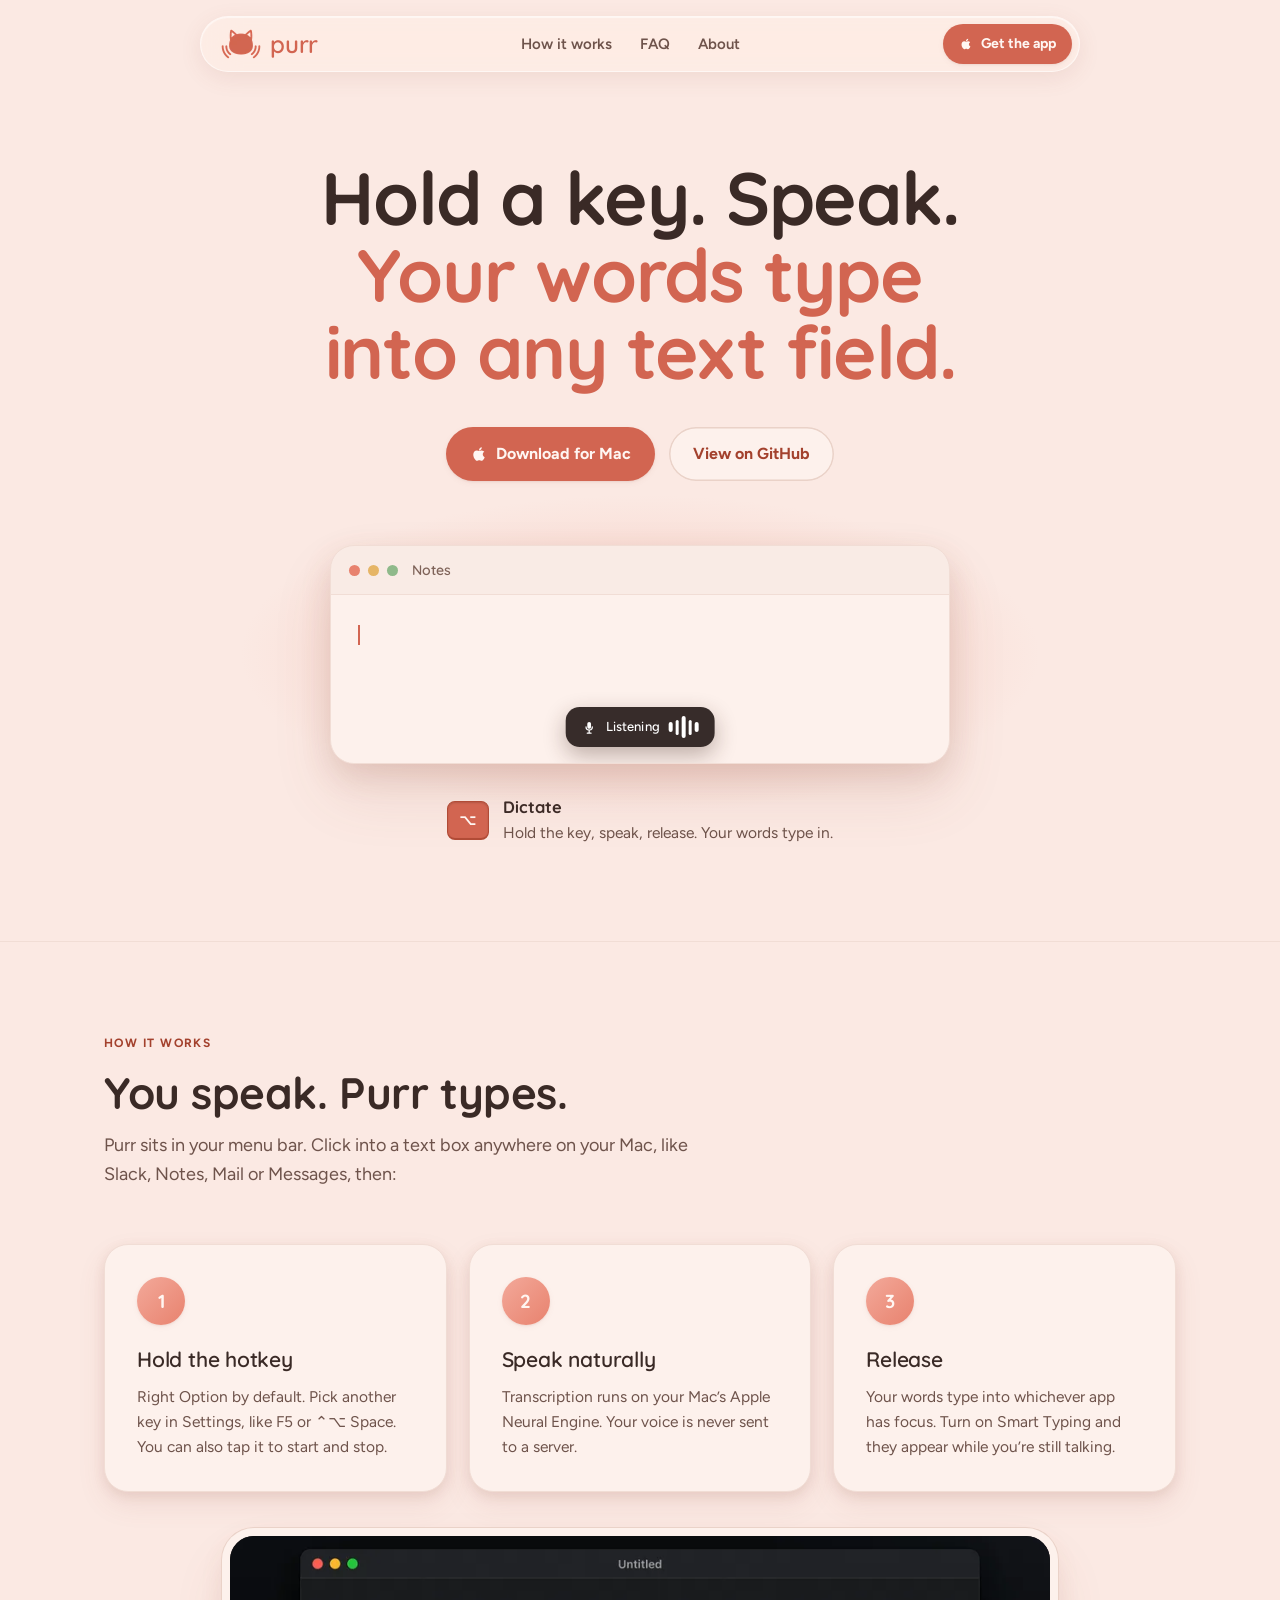
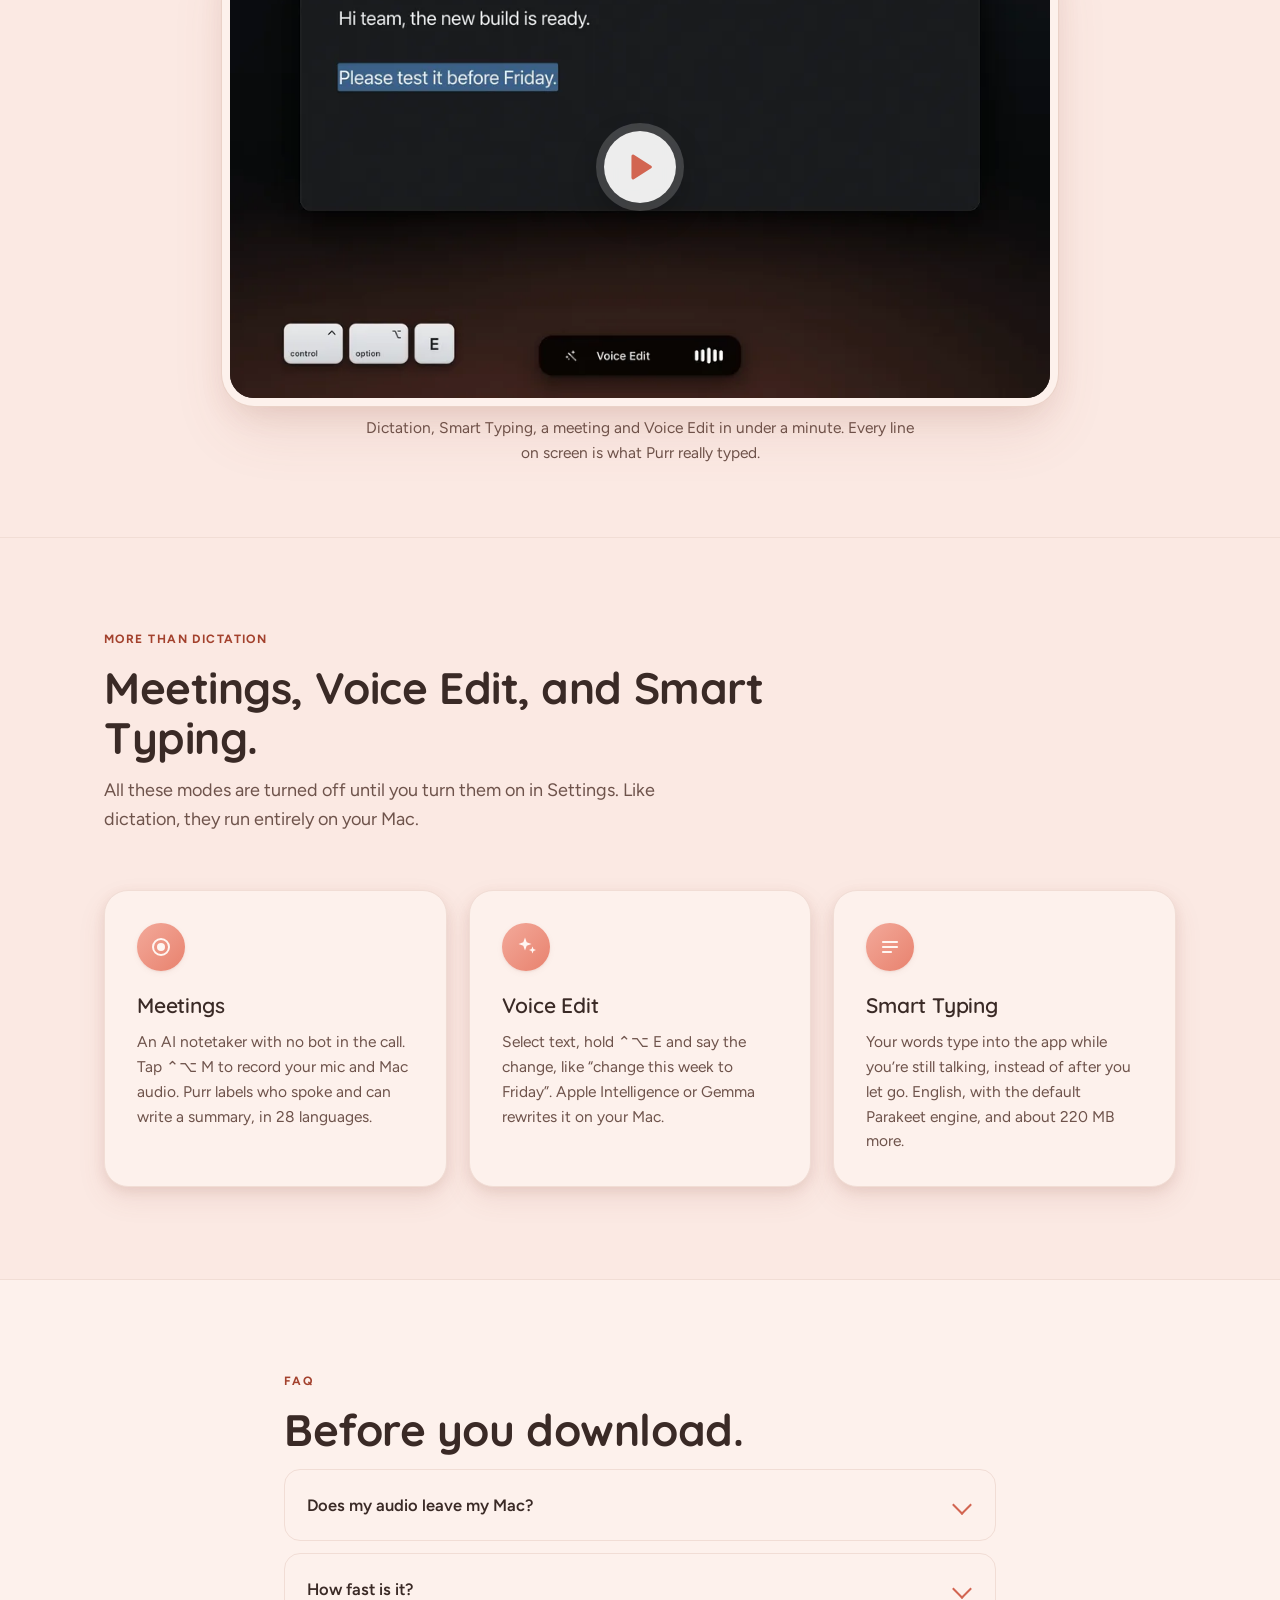
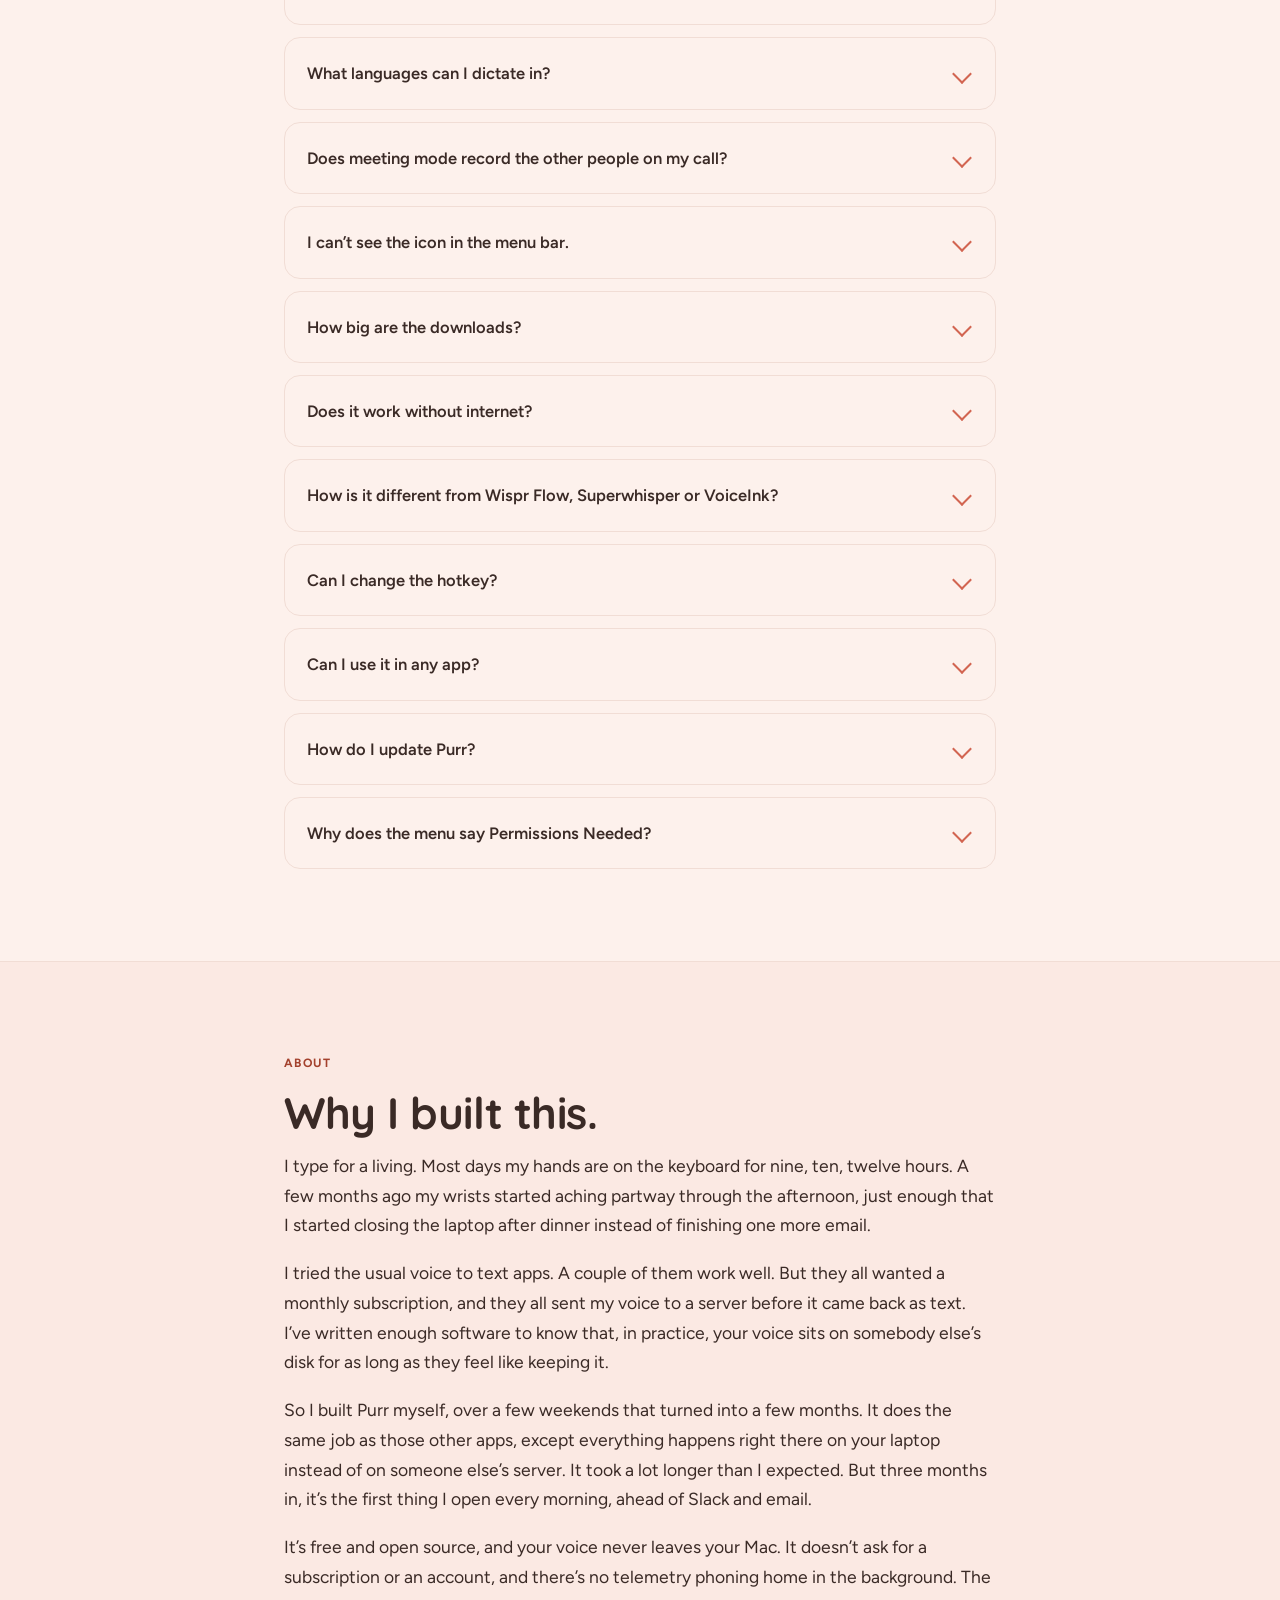
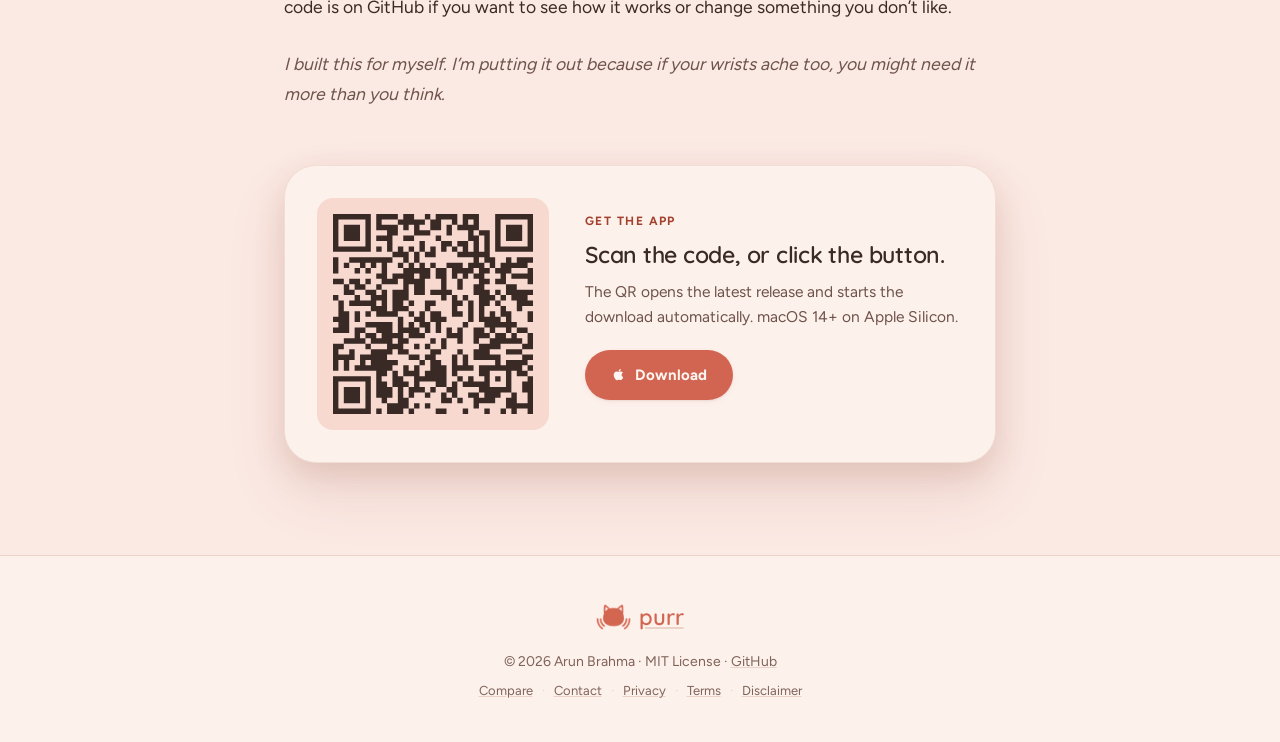
<file: index.html>
<!doctype html>
<html lang="en">
<head>
  <meta charset="utf-8">
  <meta name="viewport" content="width=device-width, initial-scale=1, viewport-fit=cover">
  <meta name="theme-color" content="#FBE9E3">
  <meta name="description" content="Dictation, meeting notes and voice editing that run entirely on your Mac. Hold a key, speak, and your words appear in any app. Free, MIT-licensed and works offline.">

  <title>Purr - Local voice-to-text for macOS</title>

  <link rel="icon" type="image/png" sizes="64x64" href="assets/purr-icon-64.png">
  <link rel="apple-touch-icon" href="assets/purr-icon-256.png">
  <link rel="preload" as="font" type="font/woff2" href="assets/fonts/Quicksand_wght_.woff2" crossorigin>
  <link rel="stylesheet" href="styles.css">
  <link rel="canonical" href="https://purr.arunbrahma.com/">

  <meta property="og:site_name" content="Purr">
  <meta property="og:title" content="Purr - Local voice-to-text for macOS">
  <meta property="og:description" content="Hold a key, speak, and your words appear in any app. Dictation, meeting notes and voice editing, all on your Mac. Free and MIT-licensed.">
  <meta property="og:type" content="website">
  <meta property="og:url" content="https://purr.arunbrahma.com/">
  <meta property="og:image" content="https://purr.arunbrahma.com/assets/og-card-v2.png">
  <meta property="og:image:width" content="1200">
  <meta property="og:image:height" content="630">
  <meta property="og:image:alt" content="Purr - hold a key, speak, your words type into any text field.">
  <meta name="twitter:card" content="summary_large_image">
  <meta name="twitter:title" content="Purr - Local voice-to-text for macOS">
  <meta name="twitter:description" content="Hold a key, speak, and your words appear in any app. Dictation, meeting notes and voice editing, all on your Mac. Free and MIT-licensed.">
  <meta name="twitter:image" content="https://purr.arunbrahma.com/assets/og-card-v2.png">
  <meta name="twitter:image:alt" content="Purr - hold a key, speak, your words type into any text field.">

  <script type="application/ld+json">
  {
    "@context": "https://schema.org",
    "@graph": [
      {
        "@type": "Organization",
        "@id": "https://arunbrahma.com/#organization",
        "name": "Arun Brahma",
        "url": "https://arunbrahma.com/",
        "email": "contact@arunbrahma.com",
        "founder": { "@type": "Person", "name": "Arun Brahma", "url": "https://arunbrahma.com/" },
        "sameAs": ["https://github.com/iamarunbrahma", "https://www.linkedin.com/in/iamarunbrahma"]
      },
      {
        "@type": ["Product", "SoftwareApplication"],
        "@id": "https://purr.arunbrahma.com/#product",
        "name": "Purr",
        "description": "Free, open-source (MIT) dictation, meeting notes and voice editing for macOS on Apple silicon. Hold a key, speak, and your words appear in the app you are using. Everything runs on your Mac: Parakeet for English and WhisperKit for about 100 languages, Smart Typing that types as you speak, meeting notes from your mic and system audio with speaker labels and summaries in 28 languages, and Voice Edit, which rewrites selected text from a spoken instruction.",
        "url": "https://purr.arunbrahma.com/",
        "image": "https://purr.arunbrahma.com/assets/og-card-v2.png",
        "sameAs": ["https://github.com/iamarunbrahma/purr"],
        "brand": { "@id": "https://arunbrahma.com/#organization" },
        "author": { "@id": "https://arunbrahma.com/#organization" },
        "applicationCategory": "UtilitiesApplication",
        "operatingSystem": "macOS 14 or later, Apple silicon",
        "softwareVersion": "0.0.2",
        "fileSize": "11.7 MB",
        "releaseNotes": "https://github.com/iamarunbrahma/purr/releases/latest",
        "screenshot": "https://purr.arunbrahma.com/assets/demo-poster-1920.webp",
        "featureList": [
          "Hold a key and speak to type into any text field",
          "Smart Typing: words appear while you speak (English)",
          "Parakeet for English, WhisperKit for about 100 languages",
          "AI notetaker for meetings: records your mic and Mac audio, labels speakers and can write a summary, in 28 languages",
          "Voice Edit: rewrite selected text by saying what to change",
          "Names and terms to listen for, fixes for misheard words, and voice commands",
          "Works offline, with no account and no telemetry"
        ],
        "downloadUrl": "https://github.com/iamarunbrahma/purr/releases/latest/download/Purr.dmg",
        "license": "https://opensource.org/license/mit",
        "isAccessibleForFree": true,
        "offers": {
          "@type": "Offer",
          "price": "0",
          "priceCurrency": "USD",
          "availability": "https://schema.org/InStock",
          "url": "https://purr.arunbrahma.com/"
        }
      },
      {
        "@type": "FAQPage",
        "@id": "https://purr.arunbrahma.com/#faq",
        "mainEntity": [
          {
            "@type": "Question",
            "name": "Does my audio leave my Mac?",
            "acceptedAnswer": {
              "@type": "Answer",
              "text": "No. Recording, transcription, summaries and Voice Edit all run on your Mac, and there is no telemetry. Purr only goes online to download models and, if you allow it, to check GitHub for updates."
            }
          },
          {
            "@type": "Question",
            "name": "How fast is it?",
            "acceptedAnswer": {
              "@type": "Answer",
              "text": "With Parakeet, the default, your words land about 0.2 seconds after you let go of the key. With Smart Typing on, they appear while you’re still talking. Whisper takes longer, and it can’t type while you talk."
            }
          },
          {
            "@type": "Question",
            "name": "What languages can I dictate in?",
            "acceptedAnswer": {
              "@type": "Answer",
              "text": "English with Parakeet, the default. For other languages, switch to Whisper in Settings › Engine. It covers about 100 languages, and with the Base, Small or Large V3 model it can translate them into English. Pick the one you speak, since auto-detect can misread short clips. Smart Typing is English only, and meetings work in English and 27 more languages."
            }
          },
          {
            "@type": "Question",
            "name": "Does meeting mode record the other people on my call?",
            "acceptedAnswer": {
              "@type": "Answer",
              "text": "Yes. It records your mic and your Mac’s audio together, so the other people on the call are transcribed too. You’re labeled You, and they’re Speaker 1, Speaker 2 and so on. That needs macOS 14.2 or later; on 14.0 and 14.1 only your mic is recorded. When nothing plays through your Mac, like a meeting around one table, Purr tells the voices in the room apart and gives each its own Speaker label. See meeting notes on your Mac for the rest."
            }
          },
          {
            "@type": "Question",
            "name": "I can’t see the icon in the menu bar.",
            "acceptedAnswer": {
              "@type": "Answer",
              "text": "On notched MacBooks the icon hides behind the notch when the menu bar is crowded. Hold Command and drag to reorder, quit a few menu bar apps, or use Ice / Bartender to manage overflow. On macOS 26, also check that Purr is allowed in System Settings › Menu Bar."
            }
          },
          {
            "@type": "Question",
            "name": "How big are the downloads?",
            "acceptedAnswer": {
              "@type": "Answer",
              "text": "Parakeet, the default, is about 450 MB and downloads during setup. The rest download only when you turn on what needs them: Smart Typing adds about 220 MB, words you add in Vocabulary about 100 MB, meetings in other languages about 630 MB, and Gemma 4 E2B, for summaries and Voice Edit, 3.35 GB. Whisper models run from about 140 MB to 950 MB. Settings › Models lists each one and can delete it."
            }
          },
          {
            "@type": "Question",
            "name": "Does it work without internet?",
            "acceptedAnswer": {
              "@type": "Answer",
              "text": "Yes, once the models you use have downloaded. Everything runs on your Mac. Offline dictation on a Mac lists what each feature downloads."
            }
          },
          {
            "@type": "Question",
            "name": "How is it different from Wispr Flow, Superwhisper or VoiceInk?",
            "acceptedAnswer": {
              "@type": "Answer",
              "text": "Wispr Flow transcribes in the cloud and has apps for Windows, iPhone and Android. Superwhisper and VoiceInk can run locally too, with AI modes and more model choices, but their full versions are paid. Purr is free with no word limit, trial or account, MIT-licensed, and types as you speak. When I played the same recordings into Purr, Wispr Flow and Superwhisper, Purr put the text on screen fastest. The side-by-side comparison has those results, the details and sources. Coming from Wispr Flow? Here’s what changes when you switch."
            }
          },
          {
            "@type": "Question",
            "name": "Can I change the hotkey?",
            "acceptedAnswer": {
              "@type": "Answer",
              "text": "Yes. Each mode has a few keys to pick from in Settings, like Right Option, F5 or ⌃⌥ Space for dictation, and dictation can also start and stop with a tap. You can’t record a key of your own yet."
            }
          },
          {
            "@type": "Question",
            "name": "Can I use it in any app?",
            "acceptedAnswer": {
              "@type": "Answer",
              "text": "Dictation works in any text field. Voice Edit reads your selection through Accessibility, which most Mac apps support. A few, like some web pages and Electron apps, don’t share it, so Voice Edit can’t see what you selected there."
            }
          },
          {
            "@type": "Question",
            "name": "How do I update Purr?",
            "acceptedAnswer": {
              "@type": "Answer",
              "text": "The first time Purr starts after setup, it asks whether to check for updates automatically. If you say yes, it checks GitHub once a day. You can also click Check for Updates in the menu bar or in About at any time. You see what changed before anything installs, and Purr checks that each update is signed by its developer before it replaces the app."
            }
          },
          {
            "@type": "Question",
            "name": "Why does the menu say Permissions Needed?",
            "acceptedAnswer": {
              "@type": "Answer",
              "text": "A permission Purr needs is off, usually because it was switched off in System Settings. Click Permissions Needed to see which one and turn it back on. Updates keep your permissions."
            }
          }
        ]
      }
    ]
  }
  </script>
</head>
<body>

  <!-- Sticky pill navigation, centred. -->
  <header class="nav-wrap">
    <nav class="nav-pill" aria-label="Primary">
      <a class="nav-brand" href="/">
        <img src="/assets/purr-glyph-80.webp" width="40" height="30" alt="" aria-hidden="true">
        <span>purr</span>
      </a>
      <ul class="nav-links">
        <li><a href="#how">How it works</a></li>
        <li><a href="#faq">FAQ</a></li>
        <li><a href="#about">About</a></li>
      </ul>
      <a class="btn btn-primary nav-cta" href="https://github.com/iamarunbrahma/purr/releases/latest/download/Purr.dmg" data-track="download_clicked">
        <svg width="14" height="14" viewBox="0 0 24 24" fill="currentColor" aria-hidden="true">
          <path d="M17.05 20.28c-.98.95-2.05.8-3.08.35-1.09-.46-2.09-.48-3.24 0-1.44.62-2.2.44-3.06-.35C2.79 15.25 3.51 7.59 9.05 7.31c1.35.07 2.29.74 3.08.8 1.18-.24 2.31-.93 3.57-.84 1.51.12 2.65.72 3.4 1.8-3.12 1.87-2.38 5.98.48 7.13-.57 1.5-1.31 2.99-2.54 4.09l.01-.01zM12 7.25c-.15-2.23 1.66-4.07 3.74-4.25.29 2.58-2.34 4.5-3.74 4.25z"/>
        </svg>
        Get the app
      </a>
    </nav>
  </header>

  <main id="top">

    <!-- Hero -->
    <section class="hero">
      <div class="container">
        <h1 class="hero-title">
          Hold a key. Speak.<br>
          <span class="accent">Your words type into any text field.</span>
        </h1>
        <div class="hero-ctas">
          <a class="btn btn-primary btn-lg" href="https://github.com/iamarunbrahma/purr/releases/latest/download/Purr.dmg" data-track="download_clicked">
            <svg width="18" height="18" viewBox="0 0 24 24" fill="currentColor" aria-hidden="true">
              <path d="M17.05 20.28c-.98.95-2.05.8-3.08.35-1.09-.46-2.09-.48-3.24 0-1.44.62-2.2.44-3.06-.35C2.79 15.25 3.51 7.59 9.05 7.31c1.35.07 2.29.74 3.08.8 1.18-.24 2.31-.93 3.57-.84 1.51.12 2.65.72 3.4 1.8-3.12 1.87-2.38 5.98.48 7.13-.57 1.5-1.31 2.99-2.54 4.09l.01-.01zM12 7.25c-.15-2.23 1.66-4.07 3.74-4.25.29 2.58-2.34 4.5-3.74 4.25z"/>
            </svg>
            Download for Mac
          </a>
          <a class="btn btn-ghost btn-lg" href="https://github.com/iamarunbrahma/purr" target="_blank" rel="noopener" data-track="github_clicked">
            View on GitHub
          </a>
        </div>

        <div class="demo" id="demo" aria-label="Animated demo: dictating into a text field">
          <div class="demo-stage">
            <div class="demo-window">
              <div class="demo-bar" aria-hidden="true">
                <span class="demo-dot r"></span>
                <span class="demo-dot y"></span>
                <span class="demo-dot g"></span>
                <span class="demo-app">Notes</span>
              </div>
              <div class="demo-doc">
                <p class="demo-text" id="demoText">Let&rsquo;s ship the new onboarding flow this week.</p>
              </div>
              <div class="demo-said" id="demoSaid" aria-hidden="true"></div>
              <div class="demo-hud" id="demoHud" aria-hidden="true">
                <span class="demo-hud-ic" id="demoHudIc"><svg viewBox="0 0 24 24" width="15" height="15" fill="currentColor" aria-hidden="true"><path d="M12 14a3 3 0 0 0 3-3V6a3 3 0 0 0-6 0v5a3 3 0 0 0 3 3Zm6-3a6 6 0 0 1-5 5.91V20h2a1 1 0 1 1 0 2H9a1 1 0 1 1 0-2h2v-3.09A6 6 0 0 1 6 11a1 1 0 1 1 2 0 4 4 0 0 0 8 0 1 1 0 1 1 2 0Z"/></svg></span>
                <span class="demo-hud-lbl" id="demoHudLbl">Listening</span>
                <span class="demo-wave" aria-hidden="true"><i></i><i></i><i></i><i></i><i></i></span>
              </div>
            </div>
          </div>

          <div class="demo-cap">
            <span class="demo-key" id="demoKey"><kbd>⌥</kbd></span>
            <p class="demo-cap-txt">
              <strong id="demoCapTitle">Dictate</strong>
              <span id="demoCapSub">Hold the key, speak, release. Your words type in.</span>
            </p>
          </div>
        </div>
      </div>
    </section>

    <!-- How it works -->
    <section id="how" class="section">
      <div class="container">
        <p class="section-eyebrow">How it works</p>
        <h2 class="section-title">You speak. Purr types.</h2>
        <p class="section-sub">
          Purr sits in your menu bar. Click into a text box anywhere on your
          Mac, like Slack, Notes, Mail or Messages, then:
        </p>

        <div class="steps">
          <article class="step">
            <span class="step-num">1</span>
            <h3>Hold the hotkey</h3>
            <p>
              Right Option by default. Pick another key in Settings, like F5
              or ⌃⌥&nbsp;Space. You can also tap it to start and stop.
            </p>
          </article>
          <article class="step">
            <span class="step-num">2</span>
            <h3>Speak naturally</h3>
            <p>
              Transcription runs on your Mac&rsquo;s Apple Neural Engine.
              Your voice is never sent to a server.
            </p>
          </article>
          <article class="step">
            <span class="step-num">3</span>
            <h3>Release</h3>
            <p>
              Your words type into whichever app has focus. Turn on Smart
              Typing and they appear while you&rsquo;re still talking.
            </p>
          </article>
        </div>

        <div class="video" id="video">
          <div class="video-frame">
            <!-- A still until it's clicked: no request reaches YouTube before
                 then. script.js swaps in the privacy-enhanced embed. -->
            <a class="video-poster" href="https://youtu.be/f5YK0at-RSw" target="_blank" rel="noopener" data-yt="f5YK0at-RSw" data-track="video_played" aria-label="Play the Purr video demo, 57 seconds">
              <img src="assets/demo-poster-960.webp" srcset="assets/demo-poster-960.webp 960w, assets/demo-poster-1920.webp 1920w" sizes="(max-width: 860px) 100vw, 820px" width="1920" height="1080" alt="Purr's Voice Edit bubble under a text window with one sentence selected" loading="lazy" decoding="async">
              <span class="video-play" aria-hidden="true">
                <svg viewBox="0 0 24 24" width="38" height="38" fill="currentColor"><path d="M6.6 5.14v13.72a1 1 0 0 0 1.52.85l10.9-6.86a1 1 0 0 0 0-1.7L8.12 4.29A1 1 0 0 0 6.6 5.14Z"/></svg>
              </span>
            </a>
          </div>
          <p class="video-cap">
            Dictation, Smart Typing, a meeting and Voice Edit in under a minute.
            Every line on screen is what Purr really typed.
          </p>
        </div>
      </div>
    </section>

    <!-- More than dictation -->
    <section id="features" class="section">
      <div class="container">
        <p class="section-eyebrow">More than dictation</p>
        <h2 class="section-title">Meetings, Voice Edit, and Smart Typing.</h2>
        <p class="section-sub">
          All these modes are turned off until you turn them on in Settings.
          Like dictation, they run entirely on your Mac.
        </p>

        <div class="steps features">
          <article class="step">
            <span class="step-num" aria-hidden="true"><svg viewBox="0 0 24 24" width="24" height="24"><circle cx="12" cy="12" r="8" fill="none" stroke="currentColor" stroke-width="2"/><circle cx="12" cy="12" r="4" fill="currentColor"/></svg></span>
            <h3>Meetings</h3>
            <p>
              An AI notetaker with no bot in the call. Tap ⌃⌥&nbsp;M to record
              your mic and Mac audio. Purr labels who spoke and can write a
              summary, in 28 languages.
            </p>
          </article>
          <article class="step">
            <span class="step-num" aria-hidden="true"><svg viewBox="0 0 24 24" width="24" height="24" fill="currentColor"><path d="M11 2.5l1.7 4.8 4.8 1.7-4.8 1.7L11 15.5 9.3 10.7 4.5 9l4.8-1.7L11 2.5Zm7.5 9l.95 2.55L22 15l-2.55.95L18.5 18.5l-.95-2.55L15 15l2.55-.95L18.5 11.5Z"/></svg></span>
            <h3>Voice Edit</h3>
            <p>
              Select text, hold ⌃⌥&nbsp;E and say the change, like &ldquo;change
              this week to Friday&rdquo;. Apple Intelligence or Gemma rewrites
              it on your Mac.
            </p>
          </article>
          <article class="step">
            <span class="step-num" aria-hidden="true"><svg viewBox="0 0 24 24" width="24" height="24" fill="none" stroke="currentColor" stroke-width="2.2" stroke-linecap="round"><path d="M5 7h14M5 12h14M5 17h8"/></svg></span>
            <h3>Smart Typing</h3>
            <p>
              Your words type into the app while you&rsquo;re still talking,
              instead of after you let go. English, with the default Parakeet
              engine, and about 220&nbsp;MB more.
            </p>
          </article>
        </div>
      </div>
    </section>

    <!-- FAQ -->
    <section id="faq" class="section section-alt">
      <div class="container container-narrow">
        <p class="section-eyebrow">FAQ</p>
        <h2 class="section-title">Before you download.</h2>

        <!-- The FAQPage data in <head> repeats these answers. Change both together. -->
        <div class="faq">
          <details>
            <summary>Does my audio leave my Mac?</summary>
            <p>
              No. Recording, transcription, summaries and Voice Edit all run on
              your Mac, and there is no telemetry. Purr only goes online to
              download models and, if you allow it, to check GitHub for
              updates.
            </p>
          </details>

          <details>
            <summary>How fast is it?</summary>
            <p>
              With Parakeet, the default, your words land about 0.2 seconds
              after you let go of the key. With Smart Typing on, they appear
              while you&rsquo;re still talking. Whisper takes longer, and it
              can&rsquo;t type while you talk.
            </p>
          </details>

          <details>
            <summary>What languages can I dictate in?</summary>
            <p>
              English with Parakeet, the default. For other languages, switch
              to Whisper in Settings &rsaquo; Engine. It covers about 100
              languages, and with the Base, Small or Large&nbsp;V3 model it can
              translate them into English. Pick the one you speak, since
              auto-detect can misread short clips. Smart Typing is English
              only, and meetings work in English and 27 more languages.
            </p>
          </details>

          <details>
            <summary>Does meeting mode record the other people on my call?</summary>
            <p>
              Yes. It records your mic and your Mac&rsquo;s audio together, so
              the other people on the call are transcribed too. You&rsquo;re
              labeled You, and they&rsquo;re Speaker&nbsp;1, Speaker&nbsp;2 and so
              on. That needs macOS&nbsp;14.2 or later; on 14.0 and 14.1 only your
              mic is recorded. When nothing plays through your Mac, like a
              meeting around one table, Purr tells the voices in the room apart
              and gives each its own Speaker label. See
              <a href="/meeting-notes-mac">meeting notes on your Mac</a> for the
              rest.
            </p>
          </details>

          <details>
            <summary>I can&rsquo;t see the icon in the menu bar.</summary>
            <p>
              On notched MacBooks the icon hides behind the notch when the menu
              bar is crowded. Hold Command and drag to reorder, quit a few menu
              bar apps, or use
              <a href="https://github.com/jordanbaird/Ice" target="_blank" rel="noopener">Ice</a>
              / Bartender to manage overflow. On macOS&nbsp;26, also check that
              Purr is allowed in System Settings &rsaquo; Menu Bar.
            </p>
          </details>

          <details>
            <summary>How big are the downloads?</summary>
            <p>
              Parakeet, the default, is about 450&nbsp;MB and downloads during
              setup. The rest download only when you turn on what needs them:
              Smart Typing adds about 220&nbsp;MB, words you add in Vocabulary
              about 100&nbsp;MB, meetings in other languages about 630&nbsp;MB, and
              Gemma&nbsp;4&nbsp;E2B, for summaries and
              Voice Edit, 3.35&nbsp;GB. Whisper models run from about
              140&nbsp;MB to 950&nbsp;MB. Settings &rsaquo; Models lists each
              one and can delete it.
            </p>
          </details>

          <details>
            <summary>Does it work without internet?</summary>
            <p>
              Yes, once the models you use have downloaded. Everything runs on
              your Mac. <a href="/offline-dictation-mac">Offline dictation on a
              Mac</a> lists what each feature downloads.
            </p>
          </details>

          <details>
            <summary>How is it different from Wispr Flow, Superwhisper or VoiceInk?</summary>
            <p>
              Wispr Flow transcribes in the cloud and has apps for Windows,
              iPhone and Android. Superwhisper and VoiceInk can run locally
              too, with AI modes and more model choices, but their full
              versions are paid. Purr is free with no word limit, trial or
              account, MIT-licensed, and types as you speak. When I played the
              same recordings into Purr, Wispr Flow and Superwhisper, Purr put
              the text on screen fastest. The <a href="/compare">side-by-side comparison</a>
              has those results, the details and sources. Coming from Wispr
              Flow? Here&rsquo;s <a href="/wispr-flow-alternative">what changes
              when you switch</a>.
            </p>
          </details>

          <details>
            <summary>Can I change the hotkey?</summary>
            <p>
              Yes. Each mode has a few keys to pick from in Settings, like
              Right Option, F5 or ⌃⌥&nbsp;Space for dictation, and dictation
              can also start and stop with a tap. You can&rsquo;t record a key
              of your own yet.
            </p>
          </details>

          <details>
            <summary>Can I use it in any app?</summary>
            <p>
              Dictation works in any text field. Voice Edit reads your
              selection through Accessibility, which most Mac apps support. A
              few, like some web pages and Electron apps, don&rsquo;t share it,
              so Voice Edit can&rsquo;t see what you selected there.
            </p>
          </details>

          <details>
            <summary>How do I update Purr?</summary>
            <p>
              The first time Purr starts after setup, it asks whether to check
              for updates automatically. If you say yes, it checks GitHub once
              a day. You can also click Check for Updates in the menu bar or in
              About at any time. You see what changed before anything
              installs, and Purr checks that each update is signed by its
              developer before it replaces the app.
            </p>
          </details>

          <details>
            <summary>Why does the menu say Permissions Needed?</summary>
            <p>
              A permission Purr needs is off, usually because it was switched
              off in System Settings. Click Permissions Needed to see which one
              and turn it back on. Updates keep your permissions.
            </p>
          </details>
        </div>
      </div>
    </section>

    <!-- About / why this exists -->
    <section id="about" class="section section-about">
      <div class="container container-narrow">
        <p class="section-eyebrow">About</p>
        <h2 class="section-title">Why I built this.</h2>

        <div class="about-prose">
          <p>
            I type for a living. Most days my hands are on the keyboard for nine,
            ten, twelve hours. A few months ago my wrists started aching partway
            through the afternoon, just enough that I started closing the laptop
            after dinner instead of finishing one more email.
          </p>

          <p>
            I tried the usual voice to text apps. A couple of them work well. But
            they all wanted a monthly subscription, and they all sent my voice to
            a server before it came back as text. I&rsquo;ve written enough
            software to know that, in practice, your voice sits on somebody
            else&rsquo;s disk for as long as they feel like keeping it.
          </p>

          <p>
            So I built Purr myself, over a few weekends that turned into a few
            months. It does the same job as those other apps, except everything
            happens right there on your laptop instead of on someone else&rsquo;s
            server. It took a lot longer than I expected. But three months in,
            it&rsquo;s the first thing I open every morning, ahead of Slack and
            email.
          </p>

          <p>
            It&rsquo;s free and open source, and your voice never leaves your
            Mac. It doesn&rsquo;t ask for a subscription or an
            account, and there&rsquo;s no telemetry phoning home in the
            background. The code is on GitHub if you want to see how it works or
            change something you don&rsquo;t like.
          </p>

          <p class="about-sign">
            I built this for myself. I&rsquo;m putting it out because if your
            wrists ache too, you might need it more than you think.
          </p>
        </div>

        <!-- QR + download callout -->
        <div class="qr-card" id="get">
          <div class="qr-card-art">
            <img src="assets/qr.svg" alt="QR code that downloads Purr.dmg" width="200" height="200">
          </div>
          <div class="qr-card-body">
            <p class="qr-eyebrow">Get the app</p>
            <h3>Scan the code, or click the button.</h3>
            <p class="qr-sub">
              The QR opens the latest release and starts the download
              automatically. macOS 14+ on Apple Silicon.
            </p>
            <div class="qr-card-ctas">
              <a class="btn btn-primary btn-download" href="https://github.com/iamarunbrahma/purr/releases/latest/download/Purr.dmg" data-track="download_clicked">
                <svg width="15" height="15" viewBox="0 0 24 24" fill="currentColor" aria-hidden="true">
                  <path d="M17.05 20.28c-.98.95-2.05.8-3.08.35-1.09-.46-2.09-.48-3.24 0-1.44.62-2.2.44-3.06-.35C2.79 15.25 3.51 7.59 9.05 7.31c1.35.07 2.29.74 3.08.8 1.18-.24 2.31-.93 3.57-.84 1.51.12 2.65.72 3.4 1.8-3.12 1.87-2.38 5.98.48 7.13-.57 1.5-1.31 2.99-2.54 4.09l.01-.01zM12 7.25c-.15-2.23 1.66-4.07 3.74-4.25.29 2.58-2.34 4.5-3.74 4.25z"/>
                </svg>
                Download
              </a>
            </div>
          </div>
        </div>
      </div>
    </section>

  </main>

  <footer class="footer">
    <div class="container">
      <a class="footer-brand" href="/">
        <img src="/assets/purr-glyph-80.webp" width="35" height="26" alt="" aria-hidden="true">
        <span>purr</span>
      </a>
      <p class="footer-line">
        © <span id="year"></span> Arun Brahma · MIT License ·
        <a href="https://github.com/iamarunbrahma/purr" target="_blank" rel="noopener">GitHub</a>
      </p>
      <p class="footer-legal">
        <a href="/compare">Compare</a>
        <span aria-hidden="true">·</span>
        <a href="/contact">Contact</a>
        <span aria-hidden="true">·</span>
        <a href="/privacy">Privacy</a>
        <span aria-hidden="true">·</span>
        <a href="/terms">Terms</a>
        <span aria-hidden="true">·</span>
        <a href="/disclaimer">Disclaimer</a>
      </p>
    </div>
  </footer>

  <script src="script.js" defer></script>

  <!-- Cloudflare Web Analytics — privacy-first, cookieless, no consent banner needed.
       Token for purr.arunbrahma.com. Manage at dash.cloudflare.com → Web Analytics. -->
  <script defer src='https://static.cloudflareinsights.com/beacon.min.js' data-cf-beacon='{"token": "df377985526f415dbb581a27ecad3ad7"}'></script>
  <script defer src="/analytics.js" data-site="purr"></script>
</body>
</html>
</file>
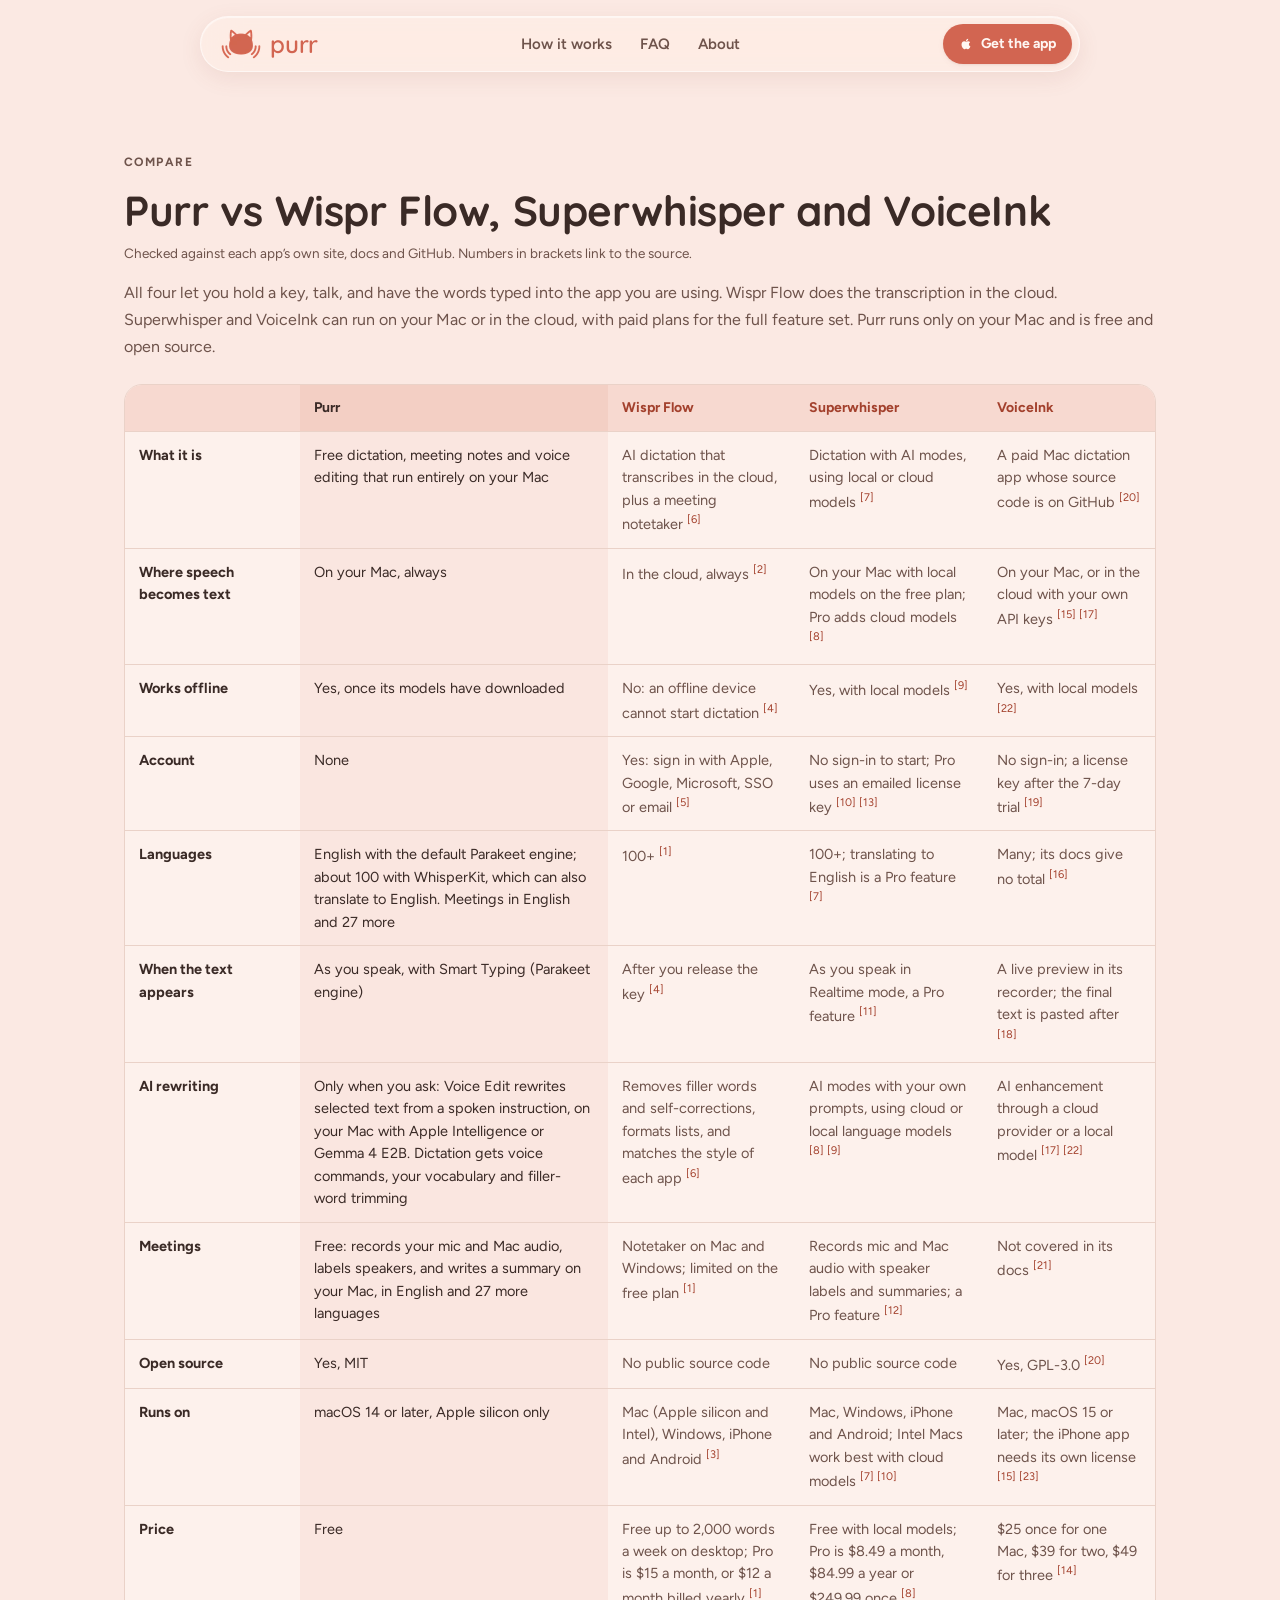
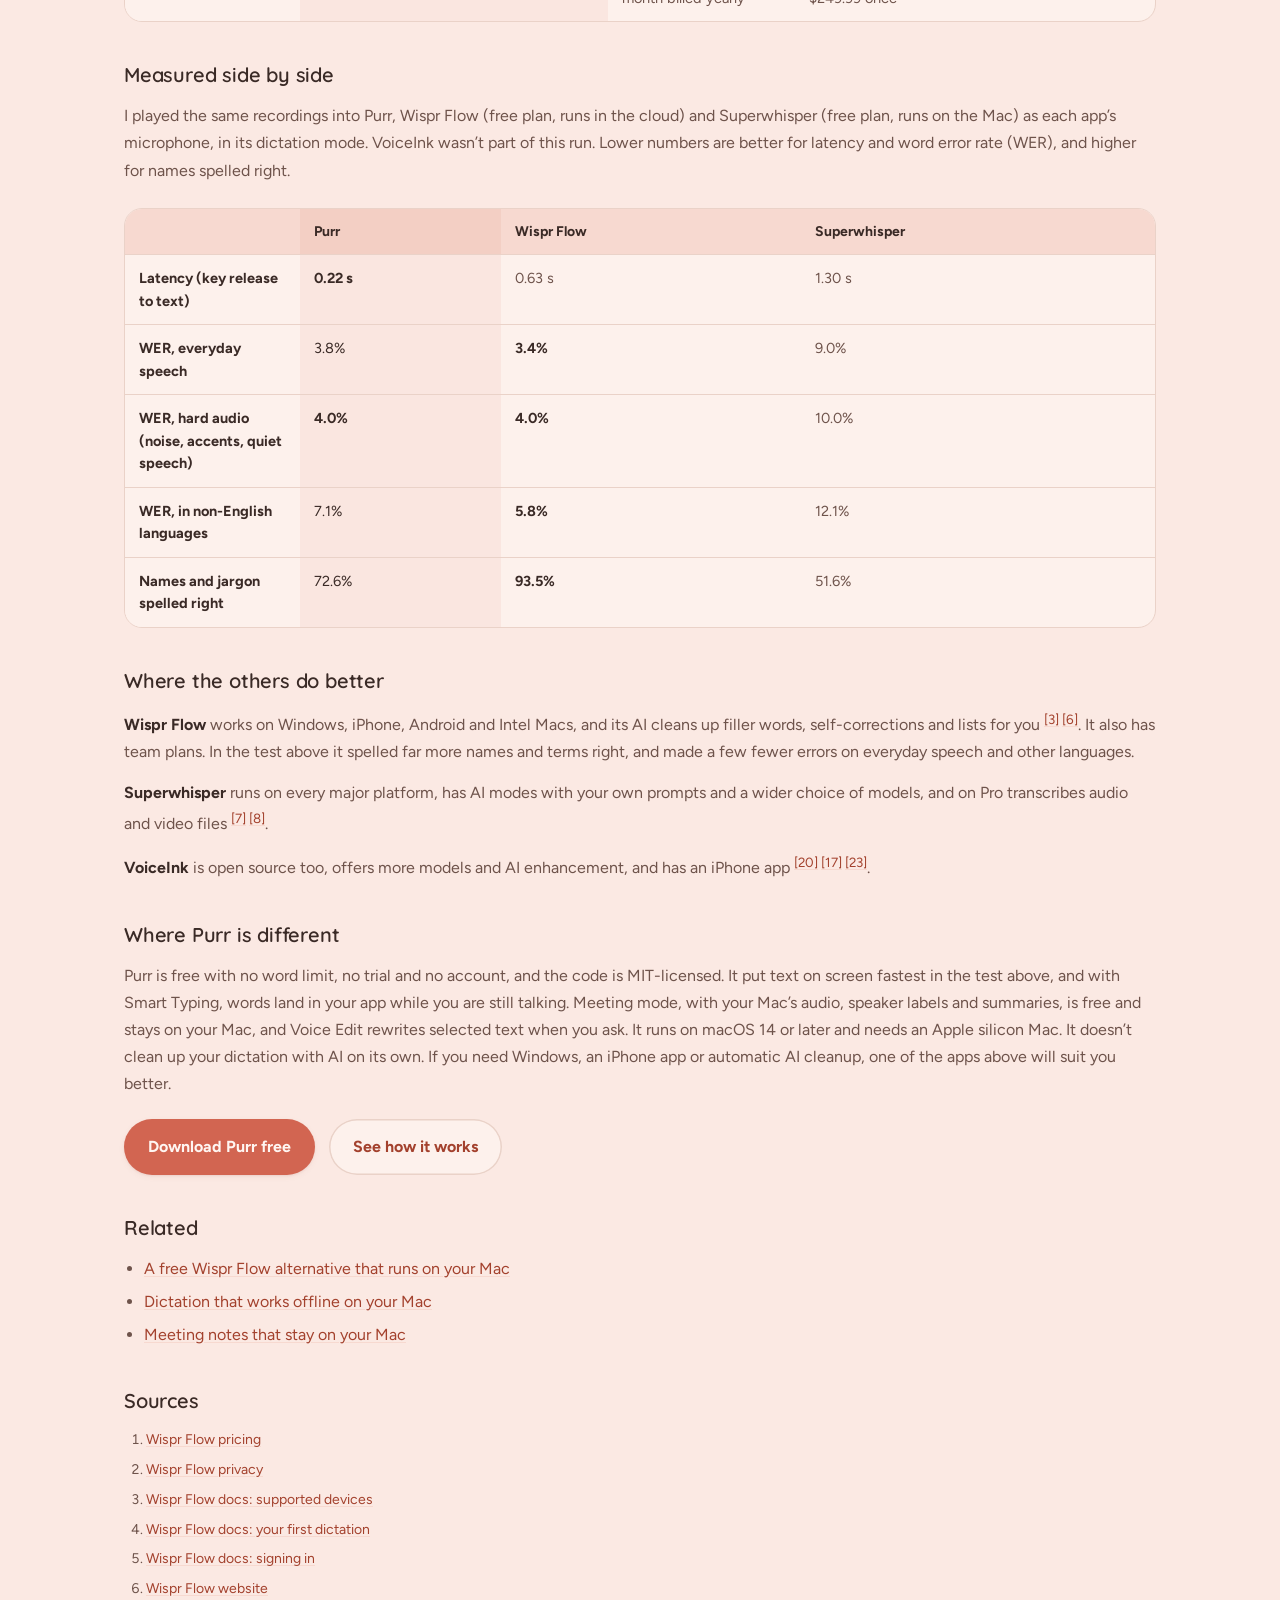
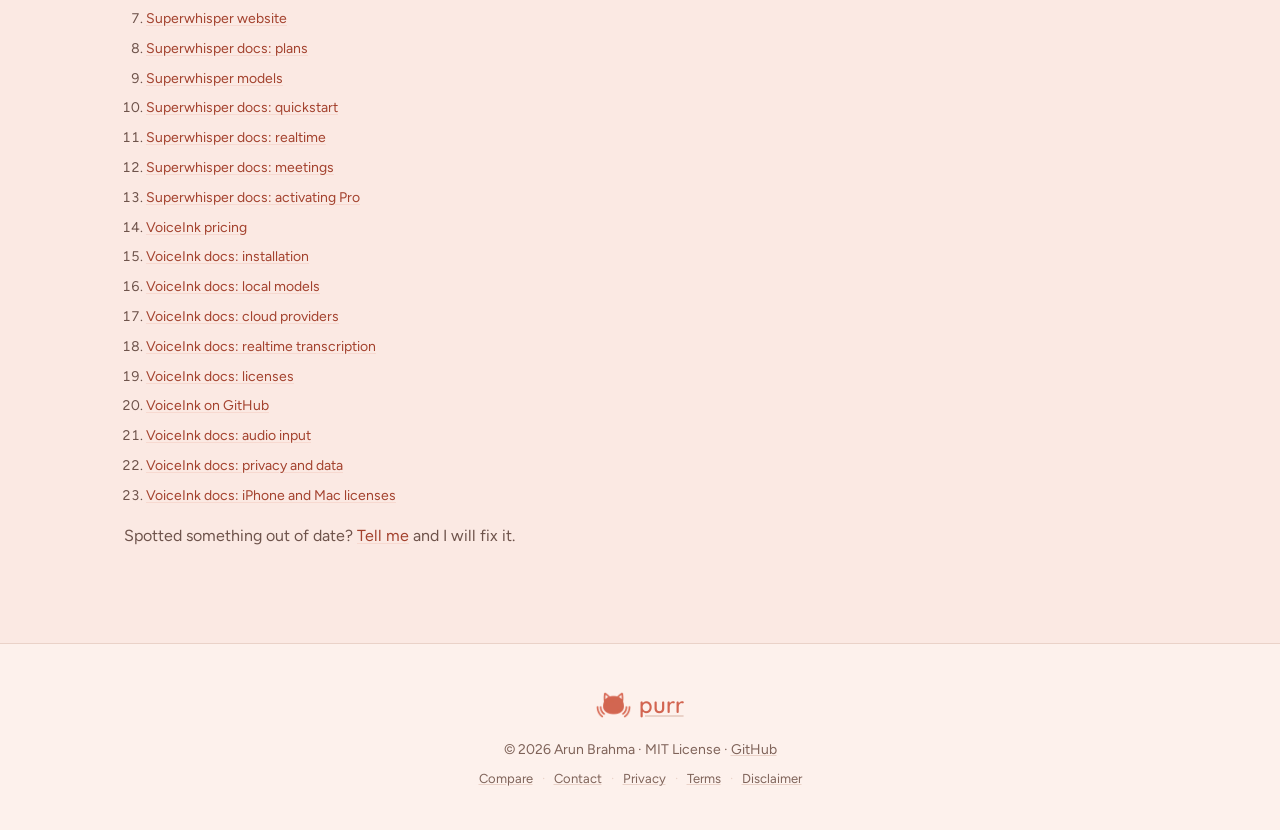
<file: compare.html>
<!doctype html>
<html lang="en">
<head>
  <meta charset="utf-8">
  <meta name="viewport" content="width=device-width, initial-scale=1, viewport-fit=cover">
  <meta name="theme-color" content="#FBE9E3">
  <meta name="description" content="How Purr compares with Wispr Flow, Superwhisper and VoiceInk for dictation on a Mac: where speech is processed, account, offline use, languages, meetings, open source and price.">

  <title>Purr vs Wispr Flow, Superwhisper and VoiceInk</title>

  <link rel="icon" type="image/png" sizes="64x64" href="/assets/purr-icon-64.png">
  <link rel="apple-touch-icon" href="/assets/purr-icon-256.png">
  <link rel="stylesheet" href="/styles.css">
  <link rel="canonical" href="https://purr.arunbrahma.com/compare">
  <meta property="og:site_name" content="Purr">
  <meta property="og:title" content="Purr vs Wispr Flow, Superwhisper and VoiceInk">
  <meta property="og:description" content="How Purr compares with Wispr Flow, Superwhisper and VoiceInk for dictation on a Mac: where speech is processed, account, offline use, languages, meetings, open source and price.">
  <meta property="og:type" content="website">
  <meta property="og:url" content="https://purr.arunbrahma.com/compare">
  <meta property="og:image" content="https://purr.arunbrahma.com/assets/og-card-v2.png">
  <meta name="twitter:card" content="summary_large_image">
  <meta name="twitter:image" content="https://purr.arunbrahma.com/assets/og-card-v2.png">
</head>
<body>

  <header class="nav-wrap">
    <nav class="nav-pill" aria-label="Primary">
      <a class="nav-brand" href="/">
        <img src="/assets/purr-glyph-80.webp" width="40" height="30" alt="" aria-hidden="true">
        <span>purr</span>
      </a>
      <ul class="nav-links">
        <li><a href="/#how">How it works</a></li>
        <li><a href="/#faq">FAQ</a></li>
        <li><a href="/#about">About</a></li>
      </ul>
      <a class="btn btn-primary nav-cta" href="https://github.com/iamarunbrahma/purr/releases/latest/download/Purr.dmg" data-track="download_clicked">
        <svg width="14" height="14" viewBox="0 0 24 24" fill="currentColor" aria-hidden="true">
          <path d="M17.05 20.28c-.98.95-2.05.8-3.08.35-1.09-.46-2.09-.48-3.24 0-1.44.62-2.2.44-3.06-.35C2.79 15.25 3.51 7.59 9.05 7.31c1.35.07 2.29.74 3.08.8 1.18-.24 2.31-.93 3.57-.84 1.51.12 2.65.72 3.4 1.8-3.12 1.87-2.38 5.98.48 7.13-.57 1.5-1.31 2.99-2.54 4.09l.01-.01zM12 7.25c-.15-2.23 1.66-4.07 3.74-4.25.29 2.58-2.34 4.5-3.74 4.25z"/>
        </svg>
        Get the app
      </a>
    </nav>
  </header>

  <main class="legal">
    <article class="container compare-wrap">
      <p class="section-eyebrow">Compare</p>
      <h1>Purr vs Wispr Flow, Superwhisper and VoiceInk</h1>
      <p class="legal-meta">Checked against each app&rsquo;s own site, docs and GitHub. Numbers in brackets link to the source.</p>

      <p>All four let you hold a key, talk, and have the words typed into the app you are
      using. Wispr Flow does the transcription in the cloud. Superwhisper and VoiceInk can
      run on your Mac or in the cloud, with paid plans for the full feature set. Purr runs
      only on your Mac and is free and open source.</p>

      <p class="scroll-hint">Swipe the table sideways to see all four apps.</p>
      <div class="compare-scroll">
        <table class="compare">
          <thead>
            <tr>
              <th scope="col"></th>
              <th scope="col" class="us">Purr</th>
              <th scope="col"><a href="https://wisprflow.ai" target="_blank" rel="noopener">Wispr Flow</a></th>
              <th scope="col"><a href="https://superwhisper.com" target="_blank" rel="noopener">Superwhisper</a></th>
              <th scope="col"><a href="https://tryvoiceink.com" target="_blank" rel="noopener">VoiceInk</a></th>
            </tr>
          </thead>
          <tbody>
            <tr>
              <th scope="row">What it is</th>
              <td class="us">Free dictation, meeting notes and voice editing that run entirely on your Mac</td>
              <td>AI dictation that transcribes in the cloud, plus a meeting notetaker <sup><a href="#w7">[6]</a></sup></td>
              <td>Dictation with AI modes, using local or cloud models <sup><a href="#s1">[7]</a></sup></td>
              <td>A paid Mac dictation app whose source code is on GitHub <sup><a href="#v8">[20]</a></sup></td>
            </tr>
            <tr>
              <th scope="row">Where speech becomes text</th>
              <td class="us">On your Mac, always</td>
              <td>In the cloud, always <sup><a href="#w2">[2]</a></sup></td>
              <td>On your Mac with local models on the free plan; Pro adds cloud models <sup><a href="#s2">[8]</a></sup></td>
              <td>On your Mac, or in the cloud with your own API keys <sup><a href="#v2">[15]</a> <a href="#v4">[17]</a></sup></td>
            </tr>
            <tr>
              <th scope="row">Works offline</th>
              <td class="us">Yes, once its models have downloaded</td>
              <td>No: an offline device cannot start dictation <sup><a href="#w5">[4]</a></sup></td>
              <td>Yes, with local models <sup><a href="#s3">[9]</a></sup></td>
              <td>Yes, with local models <sup><a href="#v11">[22]</a></sup></td>
            </tr>
            <tr>
              <th scope="row">Account</th>
              <td class="us">None</td>
              <td>Yes: sign in with Apple, Google, Microsoft, SSO or email <sup><a href="#w6">[5]</a></sup></td>
              <td>No sign-in to start; Pro uses an emailed license key <sup><a href="#s4">[10]</a> <a href="#s7">[13]</a></sup></td>
              <td>No sign-in; a license key after the 7-day trial <sup><a href="#v7">[19]</a></sup></td>
            </tr>
            <tr>
              <th scope="row">Languages</th>
              <td class="us">English with the default Parakeet engine; about 100 with WhisperKit, which can also translate to English. Meetings in English and 27 more</td>
              <td>100+ <sup><a href="#w1">[1]</a></sup></td>
              <td>100+; translating to English is a Pro feature <sup><a href="#s1">[7]</a></sup></td>
              <td>Many; its docs give no total <sup><a href="#v3">[16]</a></sup></td>
            </tr>
            <tr>
              <th scope="row">When the text appears</th>
              <td class="us">As you speak, with Smart Typing (Parakeet engine)</td>
              <td>After you release the key <sup><a href="#w5">[4]</a></sup></td>
              <td>As you speak in Realtime mode, a Pro feature <sup><a href="#s5">[11]</a></sup></td>
              <td>A live preview in its recorder; the final text is pasted after <sup><a href="#v5">[18]</a></sup></td>
            </tr>
            <tr>
              <th scope="row">AI rewriting</th>
              <td class="us">Only when you ask: Voice Edit rewrites selected text from a spoken instruction, on your Mac with Apple Intelligence or Gemma 4 E2B. Dictation gets voice commands, your vocabulary and filler-word trimming</td>
              <td>Removes filler words and self-corrections, formats lists, and matches the style of each app <sup><a href="#w7">[6]</a></sup></td>
              <td>AI modes with your own prompts, using cloud or local language models <sup><a href="#s2">[8]</a> <a href="#s3">[9]</a></sup></td>
              <td>AI enhancement through a cloud provider or a local model <sup><a href="#v4">[17]</a> <a href="#v11">[22]</a></sup></td>
            </tr>
            <tr>
              <th scope="row">Meetings</th>
              <td class="us">Free: records your mic and Mac audio, labels speakers, and writes a summary on your Mac, in English and 27 more languages</td>
              <td>Notetaker on Mac and Windows; limited on the free plan <sup><a href="#w1">[1]</a></sup></td>
              <td>Records mic and Mac audio with speaker labels and summaries; a Pro feature <sup><a href="#s6">[12]</a></sup></td>
              <td>Not covered in its docs <sup><a href="#v10">[21]</a></sup></td>
            </tr>
            <tr>
              <th scope="row">Open source</th>
              <td class="us">Yes, MIT</td>
              <td>No public source code</td>
              <td>No public source code</td>
              <td>Yes, GPL-3.0 <sup><a href="#v8">[20]</a></sup></td>
            </tr>
            <tr>
              <th scope="row">Runs on</th>
              <td class="us">macOS 14 or later, Apple silicon only</td>
              <td>Mac (Apple silicon and Intel), Windows, iPhone and Android <sup><a href="#w3">[3]</a></sup></td>
              <td>Mac, Windows, iPhone and Android; Intel Macs work best with cloud models <sup><a href="#s1">[7]</a> <a href="#s4">[10]</a></sup></td>
              <td>Mac, macOS 15 or later; the iPhone app needs its own license <sup><a href="#v2">[15]</a> <a href="#v12">[23]</a></sup></td>
            </tr>
            <tr>
              <th scope="row">Price</th>
              <td class="us">Free</td>
              <td>Free up to 2,000 words a week on desktop; Pro is $15 a month, or $12 a month billed yearly <sup><a href="#w1">[1]</a></sup></td>
              <td>Free with local models; Pro is $8.49 a month, $84.99 a year or $249.99 once <sup><a href="#s2">[8]</a></sup></td>
              <td>$25 once for one Mac, $39 for two, $49 for three <sup><a href="#v1">[14]</a></sup></td>
            </tr>
          </tbody>
        </table>
      </div>

      <h2>Measured side by side</h2>
      <p>I played the same recordings into Purr, Wispr Flow (free plan,
      runs in the cloud) and Superwhisper (free plan, runs on the Mac) as each app&rsquo;s
      microphone, in its dictation mode. VoiceInk wasn&rsquo;t part of this run. Lower
      numbers are better for latency and word error rate (WER), and higher for names spelled
      right.</p>

      <div class="compare-scroll">
        <table class="compare compare-measured">
          <thead>
            <tr>
              <th scope="col"></th>
              <th scope="col" class="us">Purr</th>
              <th scope="col">Wispr Flow</th>
              <th scope="col">Superwhisper</th>
            </tr>
          </thead>
          <tbody>
            <tr>
              <th scope="row">Latency (key release to text)</th>
              <td class="us"><strong>0.22 s</strong></td>
              <td>0.63 s</td>
              <td>1.30 s</td>
            </tr>
            <tr>
              <th scope="row">WER, everyday speech</th>
              <td class="us">3.8%</td>
              <td><strong>3.4%</strong></td>
              <td>9.0%</td>
            </tr>
            <tr>
              <th scope="row">WER, hard audio (noise, accents, quiet speech)</th>
              <td class="us"><strong>4.0%</strong></td>
              <td><strong>4.0%</strong></td>
              <td>10.0%</td>
            </tr>
            <tr>
              <th scope="row">WER, in non-English languages</th>
              <td class="us">7.1%</td>
              <td><strong>5.8%</strong></td>
              <td>12.1%</td>
            </tr>
            <tr>
              <th scope="row">Names and jargon spelled right</th>
              <td class="us">72.6%</td>
              <td><strong>93.5%</strong></td>
              <td>51.6%</td>
            </tr>
          </tbody>
        </table>
      </div>

      <h2>Where the others do better</h2>
      <p><strong>Wispr Flow</strong> works on Windows, iPhone, Android and Intel Macs, and its AI
      cleans up filler words, self-corrections and lists for you <sup><a href="#w3">[3]</a> <a href="#w7">[6]</a></sup>. It also has
      team plans. In the test above it spelled far more names and terms right, and made a
      few fewer errors on everyday speech and other languages.</p>
      <p><strong>Superwhisper</strong> runs on every major platform, has AI modes with your own
      prompts and a wider choice of models, and on Pro transcribes audio and video files <sup><a href="#s1">[7]</a> <a href="#s2">[8]</a></sup>.</p>
      <p><strong>VoiceInk</strong> is open source too, offers more models and AI enhancement, and
      has an iPhone app <sup><a href="#v8">[20]</a> <a href="#v4">[17]</a> <a href="#v12">[23]</a></sup>.</p>

      <h2>Where Purr is different</h2>
      <p>Purr is free with no word limit, no trial and no account, and the code is MIT-licensed.
      It put text on screen fastest in the test above, and with Smart Typing, words land in
      your app while you are still talking. Meeting mode, with your Mac&rsquo;s audio, speaker
      labels and summaries, is free and stays on your Mac, and Voice Edit rewrites selected
      text when you ask. It runs on macOS 14 or later and needs an Apple silicon Mac. It
      doesn&rsquo;t clean up your dictation with AI on its own. If you need Windows, an iPhone
      app or automatic AI cleanup, one of the apps above will suit you better.</p>
      <div class="hero-ctas compare-ctas">
        <a class="btn btn-primary btn-lg" href="https://github.com/iamarunbrahma/purr/releases/latest/download/Purr.dmg" data-track="download_clicked">Download Purr free</a>
        <a class="btn btn-ghost btn-lg" href="/#how">See how it works</a>
      </div>

      <h2>Related</h2>
      <ul>
        <li><a href="/wispr-flow-alternative">A free Wispr Flow alternative that runs on your Mac</a></li>
        <li><a href="/offline-dictation-mac">Dictation that works offline on your Mac</a></li>
        <li><a href="/meeting-notes-mac">Meeting notes that stay on your Mac</a></li>
      </ul>

      <h2>Sources</h2>
      <ol class="sources">
          <li id="w1"><a href="https://wisprflow.ai/pricing" target="_blank" rel="noopener">Wispr Flow pricing</a></li>
          <li id="w2"><a href="https://wisprflow.ai/privacy" target="_blank" rel="noopener">Wispr Flow privacy</a></li>
          <li id="w3"><a href="https://docs.wisprflow.ai/articles/1036674442-supported-devices-and-system-requirements" target="_blank" rel="noopener">Wispr Flow docs: supported devices</a></li>
          <li id="w5"><a href="https://docs.wisprflow.ai/articles/6409258247-starting-your-first-dictation" target="_blank" rel="noopener">Wispr Flow docs: your first dictation</a></li>
          <li id="w6"><a href="https://docs.wisprflow.ai/articles/1753832329-login-issues-with-wispr-flow" target="_blank" rel="noopener">Wispr Flow docs: signing in</a></li>
          <li id="w7"><a href="https://wisprflow.ai" target="_blank" rel="noopener">Wispr Flow website</a></li>
          <li id="s1"><a href="https://superwhisper.com" target="_blank" rel="noopener">Superwhisper website</a></li>
          <li id="s2"><a href="https://superwhisper.com/docs/billing/plans" target="_blank" rel="noopener">Superwhisper docs: plans</a></li>
          <li id="s3"><a href="https://superwhisper.com/models" target="_blank" rel="noopener">Superwhisper models</a></li>
          <li id="s4"><a href="https://superwhisper.com/docs/get-started/quickstart" target="_blank" rel="noopener">Superwhisper docs: quickstart</a></li>
          <li id="s5"><a href="https://superwhisper.com/docs/common-issues/realtime" target="_blank" rel="noopener">Superwhisper docs: realtime</a></li>
          <li id="s6"><a href="https://superwhisper.com/docs/meetings/overview" target="_blank" rel="noopener">Superwhisper docs: meetings</a></li>
          <li id="s7"><a href="https://superwhisper.com/docs/billing/activate" target="_blank" rel="noopener">Superwhisper docs: activating Pro</a></li>
          <li id="v1"><a href="https://tryvoiceink.com/pricing" target="_blank" rel="noopener">VoiceInk pricing</a></li>
          <li id="v2"><a href="https://tryvoiceink.com/docs/installation" target="_blank" rel="noopener">VoiceInk docs: installation</a></li>
          <li id="v3"><a href="https://tryvoiceink.com/docs/local-models" target="_blank" rel="noopener">VoiceInk docs: local models</a></li>
          <li id="v4"><a href="https://tryvoiceink.com/docs/cloud-providers" target="_blank" rel="noopener">VoiceInk docs: cloud providers</a></li>
          <li id="v5"><a href="https://tryvoiceink.com/docs/realtime-transcription" target="_blank" rel="noopener">VoiceInk docs: realtime transcription</a></li>
          <li id="v7"><a href="https://tryvoiceink.com/docs/license-management" target="_blank" rel="noopener">VoiceInk docs: licenses</a></li>
          <li id="v8"><a href="https://github.com/Beingpax/VoiceInk" target="_blank" rel="noopener">VoiceInk on GitHub</a></li>
          <li id="v10"><a href="https://tryvoiceink.com/docs/audio-input" target="_blank" rel="noopener">VoiceInk docs: audio input</a></li>
          <li id="v11"><a href="https://tryvoiceink.com/docs/privacy-and-data" target="_blank" rel="noopener">VoiceInk docs: privacy and data</a></li>
          <li id="v12"><a href="https://tryvoiceink.com/docs/ios-macos-license-confusion" target="_blank" rel="noopener">VoiceInk docs: iPhone and Mac licenses</a></li>
      </ol>
      <p>Spotted something out of date? <a href="/contact">Tell me</a> and I will fix it.</p>
    </article>
  </main>

  <footer class="footer">
    <div class="container">
      <a class="footer-brand" href="/">
        <img src="/assets/purr-glyph-80.webp" width="35" height="26" alt="" aria-hidden="true">
        <span>purr</span>
      </a>
      <p class="footer-line">
        © <span id="year"></span> Arun Brahma · MIT License ·
        <a href="https://github.com/iamarunbrahma/purr" target="_blank" rel="noopener">GitHub</a>
      </p>
      <p class="footer-legal">
        <a href="/compare">Compare</a>
        <span aria-hidden="true">·</span>
        <a href="/contact">Contact</a>
        <span aria-hidden="true">·</span>
        <a href="/privacy">Privacy</a>
        <span aria-hidden="true">·</span>
        <a href="/terms">Terms</a>
        <span aria-hidden="true">·</span>
        <a href="/disclaimer">Disclaimer</a>
      </p>
    </div>
  </footer>

  <script src="/script.js" defer></script>

  <!-- Cloudflare Web Analytics — privacy-first, cookieless, no consent banner needed.
       Token for purr.arunbrahma.com. Manage at dash.cloudflare.com → Web Analytics. -->
  <script defer src='https://static.cloudflareinsights.com/beacon.min.js' data-cf-beacon='{"token": "df377985526f415dbb581a27ecad3ad7"}'></script>
  <script defer src="/analytics.js" data-site="purr"></script>
</body>
</html>
</file>
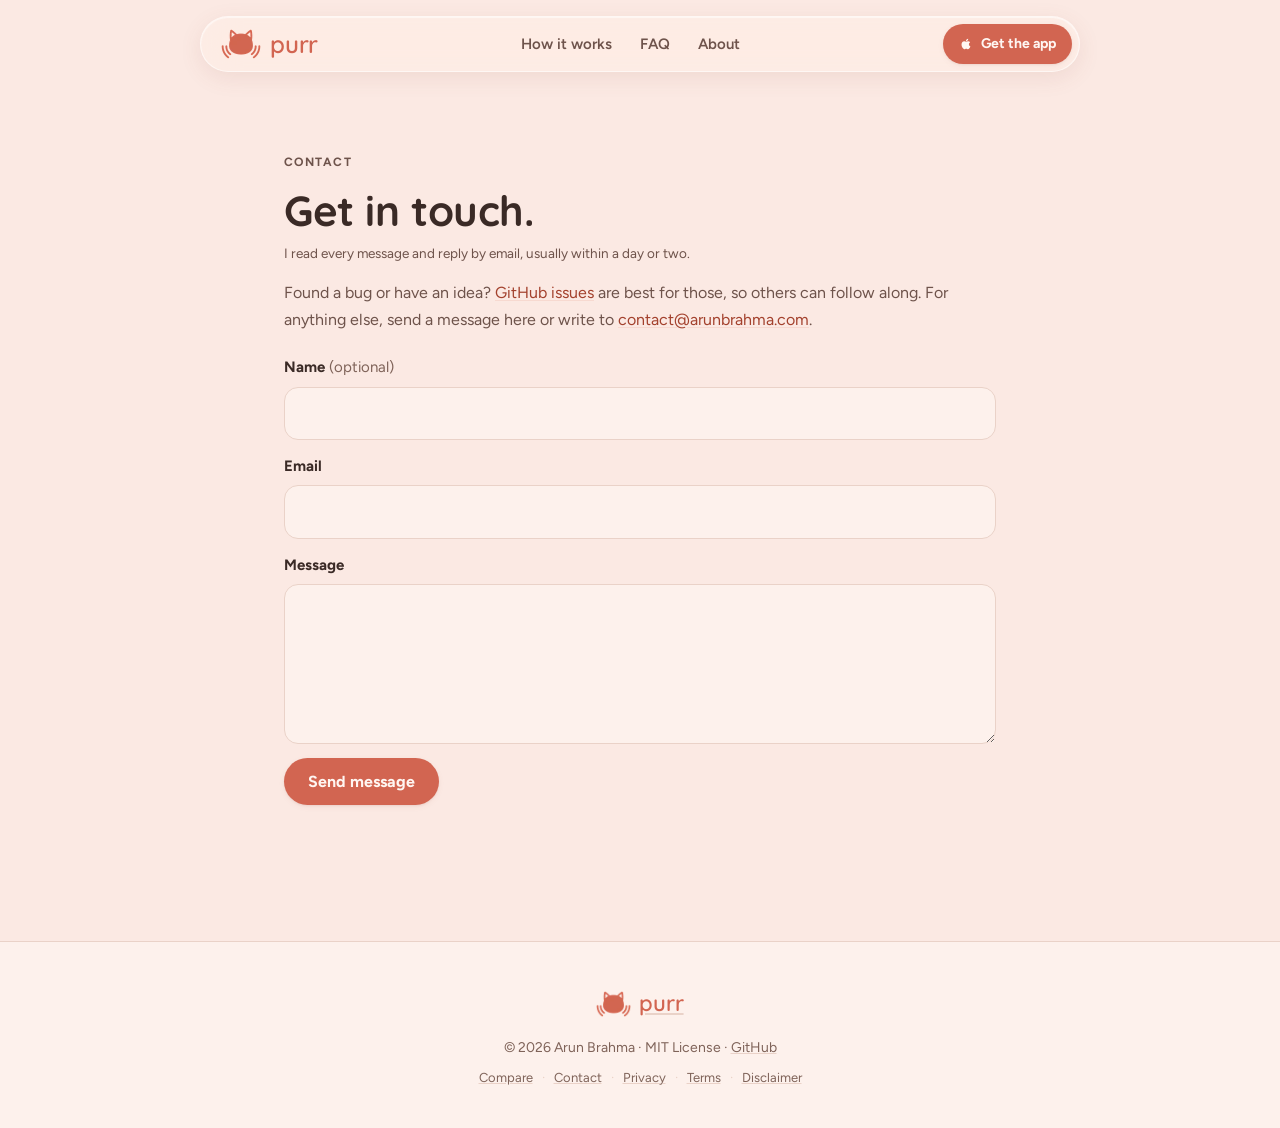
<file: contact.html>
<!doctype html>
<html lang="en">
<head>
  <meta charset="utf-8">
  <meta name="viewport" content="width=device-width, initial-scale=1, viewport-fit=cover">
  <meta name="theme-color" content="#FBE9E3">
  <meta name="description" content="Questions, bug reports or ideas for Purr, the free Mac app for on-device dictation, meeting notes and voice editing. Send a message and Arun replies by email.">

  <title>Contact - Purr</title>

  <link rel="icon" type="image/png" sizes="64x64" href="/assets/purr-icon-64.png">
  <link rel="apple-touch-icon" href="/assets/purr-icon-256.png">
  <link rel="stylesheet" href="/styles.css">
  <link rel="canonical" href="https://purr.arunbrahma.com/contact">
  <meta property="og:site_name" content="Purr">
  <meta property="og:title" content="Contact - Purr">
  <meta property="og:description" content="Questions, bug reports or ideas for Purr, the free Mac app for on-device dictation, meeting notes and voice editing. Send a message and Arun replies by email.">
  <meta property="og:type" content="website">
  <meta property="og:url" content="https://purr.arunbrahma.com/contact">
  <meta property="og:image" content="https://purr.arunbrahma.com/assets/og-card-v2.png">
  <meta name="twitter:card" content="summary_large_image">
  <meta name="twitter:image" content="https://purr.arunbrahma.com/assets/og-card-v2.png">
</head>
<body>

  <header class="nav-wrap">
    <nav class="nav-pill" aria-label="Primary">
      <a class="nav-brand" href="/">
        <img src="/assets/purr-glyph-80.webp" width="40" height="30" alt="" aria-hidden="true">
        <span>purr</span>
      </a>
      <ul class="nav-links">
        <li><a href="/#how">How it works</a></li>
        <li><a href="/#faq">FAQ</a></li>
        <li><a href="/#about">About</a></li>
      </ul>
      <a class="btn btn-primary nav-cta" href="https://github.com/iamarunbrahma/purr/releases/latest/download/Purr.dmg" data-track="download_clicked">
        <svg width="14" height="14" viewBox="0 0 24 24" fill="currentColor" aria-hidden="true">
          <path d="M17.05 20.28c-.98.95-2.05.8-3.08.35-1.09-.46-2.09-.48-3.24 0-1.44.62-2.2.44-3.06-.35C2.79 15.25 3.51 7.59 9.05 7.31c1.35.07 2.29.74 3.08.8 1.18-.24 2.31-.93 3.57-.84 1.51.12 2.65.72 3.4 1.8-3.12 1.87-2.38 5.98.48 7.13-.57 1.5-1.31 2.99-2.54 4.09l.01-.01zM12 7.25c-.15-2.23 1.66-4.07 3.74-4.25.29 2.58-2.34 4.5-3.74 4.25z"/>
        </svg>
        Get the app
      </a>
    </nav>
  </header>

  <main class="legal">
    <article class="container container-narrow">
      <p class="section-eyebrow">Contact</p>
      <h1>Get in touch.</h1>
      <p class="legal-meta">I read every message and reply by email, usually within a day or two.</p>
      <p>Found a bug or have an idea? <a href="https://github.com/iamarunbrahma/purr/issues" target="_blank" rel="noopener">GitHub issues</a>
      are best for those, so others can follow along. For anything else, send a message here
      or write to <a href="mailto:contact@arunbrahma.com?subject=Purr">contact@arunbrahma.com</a>.</p>

      <form class="contact-form" id="contact" name="contact" method="POST" data-netlify="true" netlify-honeypot="company" novalidate>
        <input type="hidden" name="form-name" value="contact">
        <label><span>Name <span class="optional">(optional)</span></span>
          <input name="name" type="text" autocomplete="name" maxlength="100">
        </label>
        <label>Email
          <input name="email" type="email" autocomplete="email" required maxlength="200">
        </label>
        <label>Message
          <textarea name="message" required maxlength="5000"></textarea>
        </label>
        <label class="hp" aria-hidden="true">Company
          <input name="company" type="text" tabindex="-1" autocomplete="off">
        </label>
        <button class="btn btn-primary btn-lg" type="submit">Send message</button>
        <p class="contact-msg" role="status" aria-live="polite"></p>
      </form>
    </article>
  </main>

  <script>
    (function () {
      var form = document.getElementById('contact');
      var msg = form.querySelector('.contact-msg');
      var button = form.querySelector('button');
      function show(text, ok) { msg.textContent = text; msg.className = 'contact-msg ' + (ok ? 'ok' : 'err'); }
      form.addEventListener('submit', function (e) {
        e.preventDefault();
        var f = form.elements;
        if (!/^[^\s@]+@[^\s@]+\.[^\s@]+$/.test(f.email.value.trim())) return show('Please enter a valid email address.');
        if (!f.message.value.trim()) return show('Please write a message.');
        button.disabled = true;
        show('Sending...', true);
        fetch('/', {
          method: 'POST',
          headers: { 'content-type': 'application/x-www-form-urlencoded' },
          body: new URLSearchParams(new FormData(form)).toString()
        }).then(function (r) {
          if (!r.ok) throw new Error();
          form.reset();
          show('Thanks, your message is on its way. I will reply by email.', true);
          if (window.posthog && posthog.capture) posthog.capture('contact_submitted');
        }).catch(function () {
          show('Could not send. Please check your connection or email contact@arunbrahma.com.');
        }).finally(function () {
          button.disabled = false;
        });
      });
    })();
  </script>
  <footer class="footer">
    <div class="container">
      <a class="footer-brand" href="/">
        <img src="/assets/purr-glyph-80.webp" width="35" height="26" alt="" aria-hidden="true">
        <span>purr</span>
      </a>
      <p class="footer-line">
        © <span id="year"></span> Arun Brahma · MIT License ·
        <a href="https://github.com/iamarunbrahma/purr" target="_blank" rel="noopener">GitHub</a>
      </p>
      <p class="footer-legal">
        <a href="/compare">Compare</a>
        <span aria-hidden="true">·</span>
        <a href="/contact">Contact</a>
        <span aria-hidden="true">·</span>
        <a href="/privacy">Privacy</a>
        <span aria-hidden="true">·</span>
        <a href="/terms">Terms</a>
        <span aria-hidden="true">·</span>
        <a href="/disclaimer">Disclaimer</a>
      </p>
    </div>
  </footer>

  <script src="/script.js" defer></script>

  <!-- Cloudflare Web Analytics — privacy-first, cookieless, no consent banner needed.
       Token for purr.arunbrahma.com. Manage at dash.cloudflare.com → Web Analytics. -->
  <script defer src='https://static.cloudflareinsights.com/beacon.min.js' data-cf-beacon='{"token": "df377985526f415dbb581a27ecad3ad7"}'></script>
  <script defer src="/analytics.js" data-site="purr"></script>
</body>
</html>
</file>
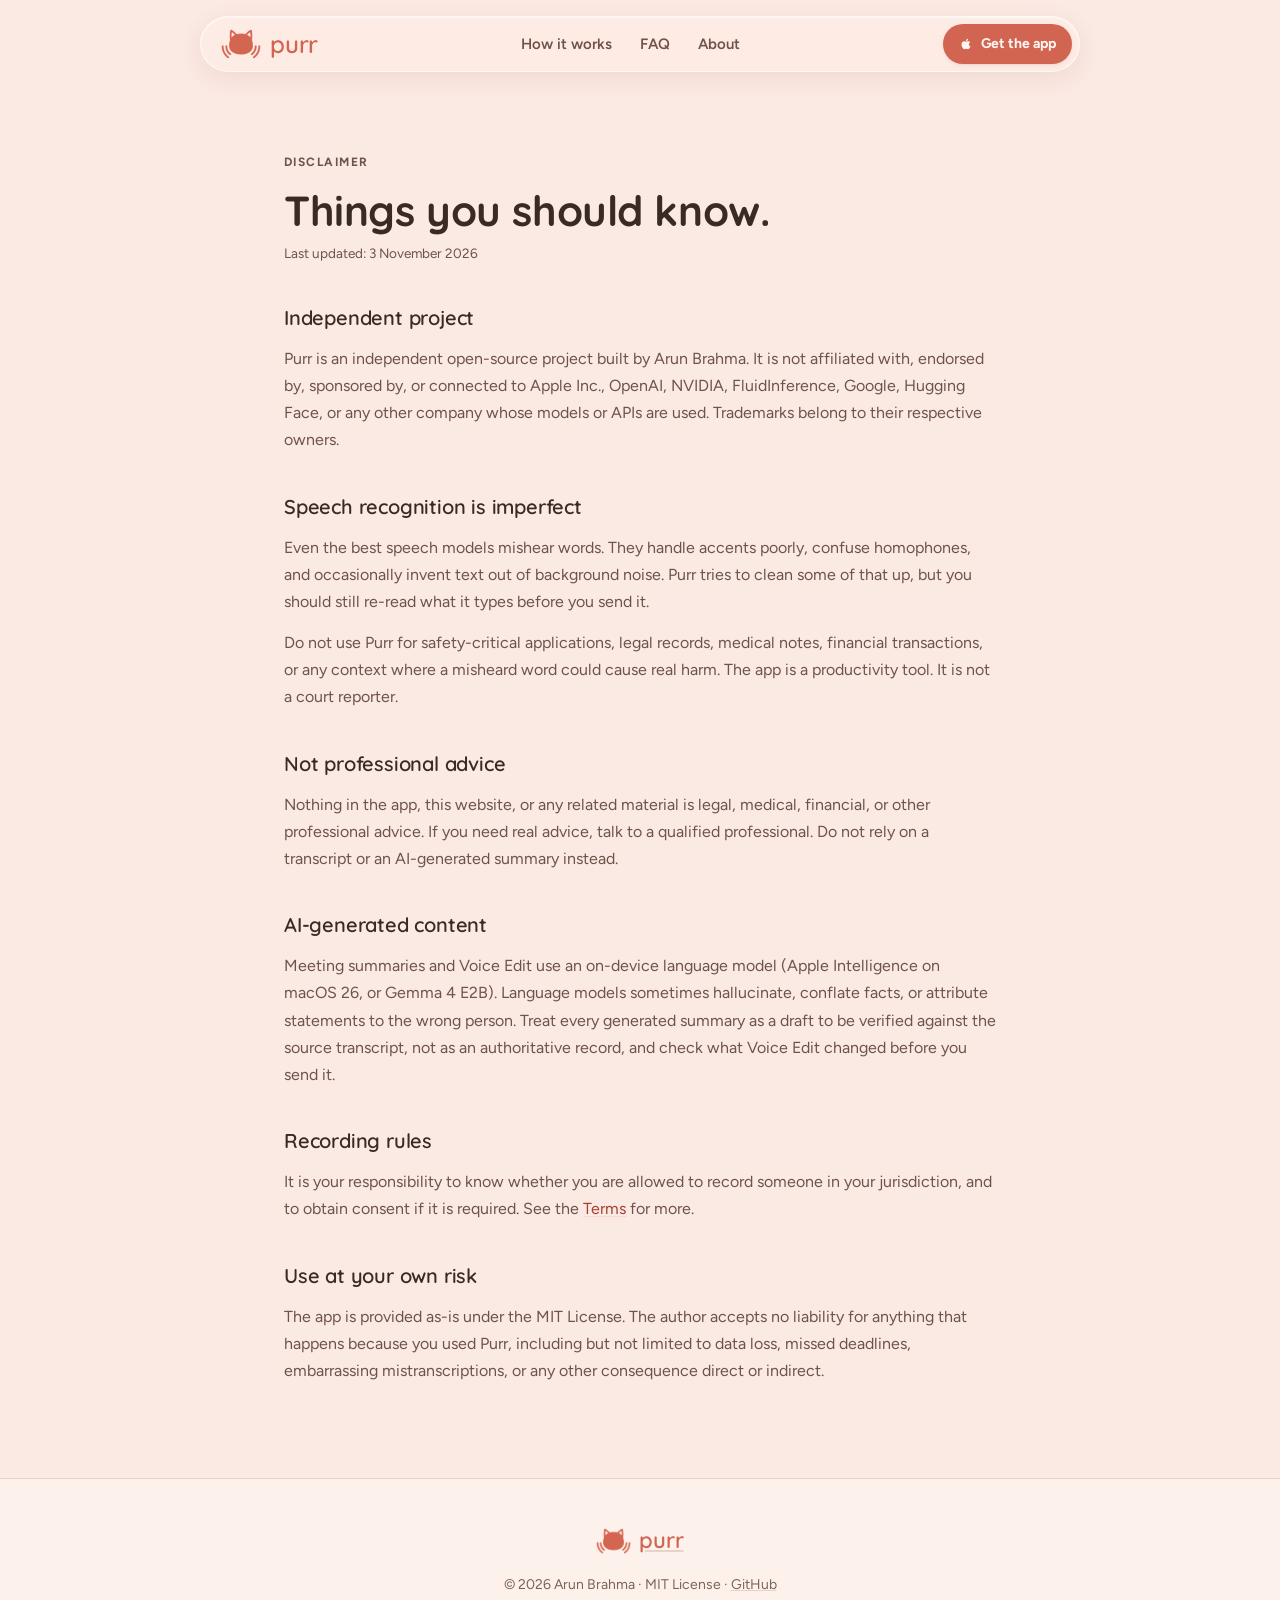
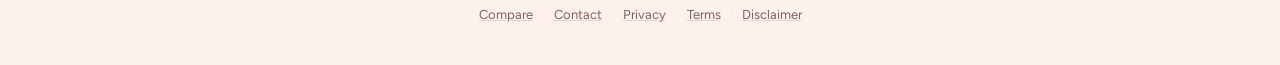
<file: disclaimer.html>
<!doctype html>
<html lang="en">
<head>
  <meta charset="utf-8">
  <meta name="viewport" content="width=device-width, initial-scale=1, viewport-fit=cover">
  <meta name="theme-color" content="#FBE9E3">
  <meta name="description" content="Disclaimer for the Purr macOS app.">

  <title>Disclaimer - Purr</title>

  <link rel="icon" type="image/png" sizes="64x64" href="assets/purr-icon-64.png">
  <link rel="apple-touch-icon" href="assets/purr-icon-256.png">
  <link rel="stylesheet" href="styles.css">
  <link rel="canonical" href="https://purr.arunbrahma.com/disclaimer">
  <meta property="og:site_name" content="Purr">
  <meta property="og:title" content="Disclaimer - Purr">
  <meta property="og:description" content="Disclaimer for the Purr macOS app.">
  <meta property="og:type" content="website">
  <meta property="og:url" content="https://purr.arunbrahma.com/disclaimer">
  <meta property="og:image" content="https://purr.arunbrahma.com/assets/og-card-v2.png">
  <meta name="twitter:card" content="summary_large_image">
  <meta name="twitter:image" content="https://purr.arunbrahma.com/assets/og-card-v2.png">
</head>
<body>

  <header class="nav-wrap">
    <nav class="nav-pill" aria-label="Primary">
      <a class="nav-brand" href="/">
        <img src="/assets/purr-glyph-80.webp" width="40" height="30" alt="" aria-hidden="true">
        <span>purr</span>
      </a>
      <ul class="nav-links">
        <li><a href="/#how">How it works</a></li>
        <li><a href="/#faq">FAQ</a></li>
        <li><a href="/#about">About</a></li>
      </ul>
      <a class="btn btn-primary nav-cta" href="https://github.com/iamarunbrahma/purr/releases/latest/download/Purr.dmg" data-track="download_clicked">
        <svg width="14" height="14" viewBox="0 0 24 24" fill="currentColor" aria-hidden="true">
          <path d="M17.05 20.28c-.98.95-2.05.8-3.08.35-1.09-.46-2.09-.48-3.24 0-1.44.62-2.2.44-3.06-.35C2.79 15.25 3.51 7.59 9.05 7.31c1.35.07 2.29.74 3.08.8 1.18-.24 2.31-.93 3.57-.84 1.51.12 2.65.72 3.4 1.8-3.12 1.87-2.38 5.98.48 7.13-.57 1.5-1.31 2.99-2.54 4.09l.01-.01zM12 7.25c-.15-2.23 1.66-4.07 3.74-4.25.29 2.58-2.34 4.5-3.74 4.25z"/>
        </svg>
        Get the app
      </a>
    </nav>
  </header>

  <main class="legal">
    <article class="container container-narrow">
      <p class="section-eyebrow">Disclaimer</p>
      <h1>Things you should know.</h1>
      <p class="legal-meta">Last updated: 3 November 2026</p>

      <h2>Independent project</h2>
      <p>
        Purr is an independent open-source project built by Arun Brahma.
        It is not affiliated with, endorsed by, sponsored by, or connected to
        Apple Inc., OpenAI, NVIDIA, FluidInference, Google, Hugging Face, or any
        other company whose models or APIs are used. Trademarks belong to their
        respective owners.
      </p>

      <h2>Speech recognition is imperfect</h2>
      <p>
        Even the best speech models mishear words. They handle accents poorly,
        confuse homophones, and occasionally invent text out of background
        noise. Purr tries to clean some of that up, but you should still
        re-read what it types before you send it.
      </p>
      <p>
        Do not use Purr for safety-critical applications, legal records,
        medical notes, financial transactions, or any context where a misheard
        word could cause real harm. The app is a productivity tool. It is not a
        court reporter.
      </p>

      <h2>Not professional advice</h2>
      <p>
        Nothing in the app, this website, or any related material is legal,
        medical, financial, or other professional advice. If you need real
        advice, talk to a qualified professional. Do not rely on a transcript or
        an AI-generated summary instead.
      </p>

      <h2>AI-generated content</h2>
      <p>
        Meeting summaries and Voice Edit use an on-device language model
        (Apple Intelligence on macOS&nbsp;26, or Gemma&nbsp;4&nbsp;E2B). Language
        models sometimes hallucinate, conflate facts, or attribute statements to
        the wrong person. Treat every generated summary as a draft to be
        verified against the source transcript, not as an authoritative record,
        and check what Voice Edit changed before you send it.
      </p>

      <h2>Recording rules</h2>
      <p>
        It is your responsibility to know whether you are allowed to record
        someone in your jurisdiction, and to obtain consent if it is required.
        See the <a href="/terms">Terms</a> for more.
      </p>

      <h2>Use at your own risk</h2>
      <p>
        The app is provided as-is under the MIT License. The author accepts no
        liability for anything that happens because you used Purr,
        including but not limited to data loss, missed deadlines, embarrassing
        mistranscriptions, or any other consequence direct or indirect.
      </p>
    </article>
  </main>

  <footer class="footer">
    <div class="container">
      <a class="footer-brand" href="/">
        <img src="/assets/purr-glyph-80.webp" width="35" height="26" alt="" aria-hidden="true">
        <span>purr</span>
      </a>
      <p class="footer-line">
        © <span id="year"></span> Arun Brahma · MIT License ·
        <a href="https://github.com/iamarunbrahma/purr" target="_blank" rel="noopener">GitHub</a>
      </p>
      <p class="footer-legal">
        <a href="/compare">Compare</a>
        <span aria-hidden="true">·</span>
        <a href="/contact">Contact</a>
        <span aria-hidden="true">·</span>
        <a href="/privacy">Privacy</a>
        <span aria-hidden="true">·</span>
        <a href="/terms">Terms</a>
        <span aria-hidden="true">·</span>
        <a href="/disclaimer">Disclaimer</a>
      </p>
    </div>
  </footer>

  <script src="script.js" defer></script>

  <!-- Cloudflare Web Analytics — privacy-first, cookieless, no consent banner needed.
       Token for purr.arunbrahma.com. Manage at dash.cloudflare.com → Web Analytics. -->
  <script defer src='https://static.cloudflareinsights.com/beacon.min.js' data-cf-beacon='{"token": "df377985526f415dbb581a27ecad3ad7"}'></script>
  <script defer src="/analytics.js" data-site="purr"></script>
</body>
</html>
</file>
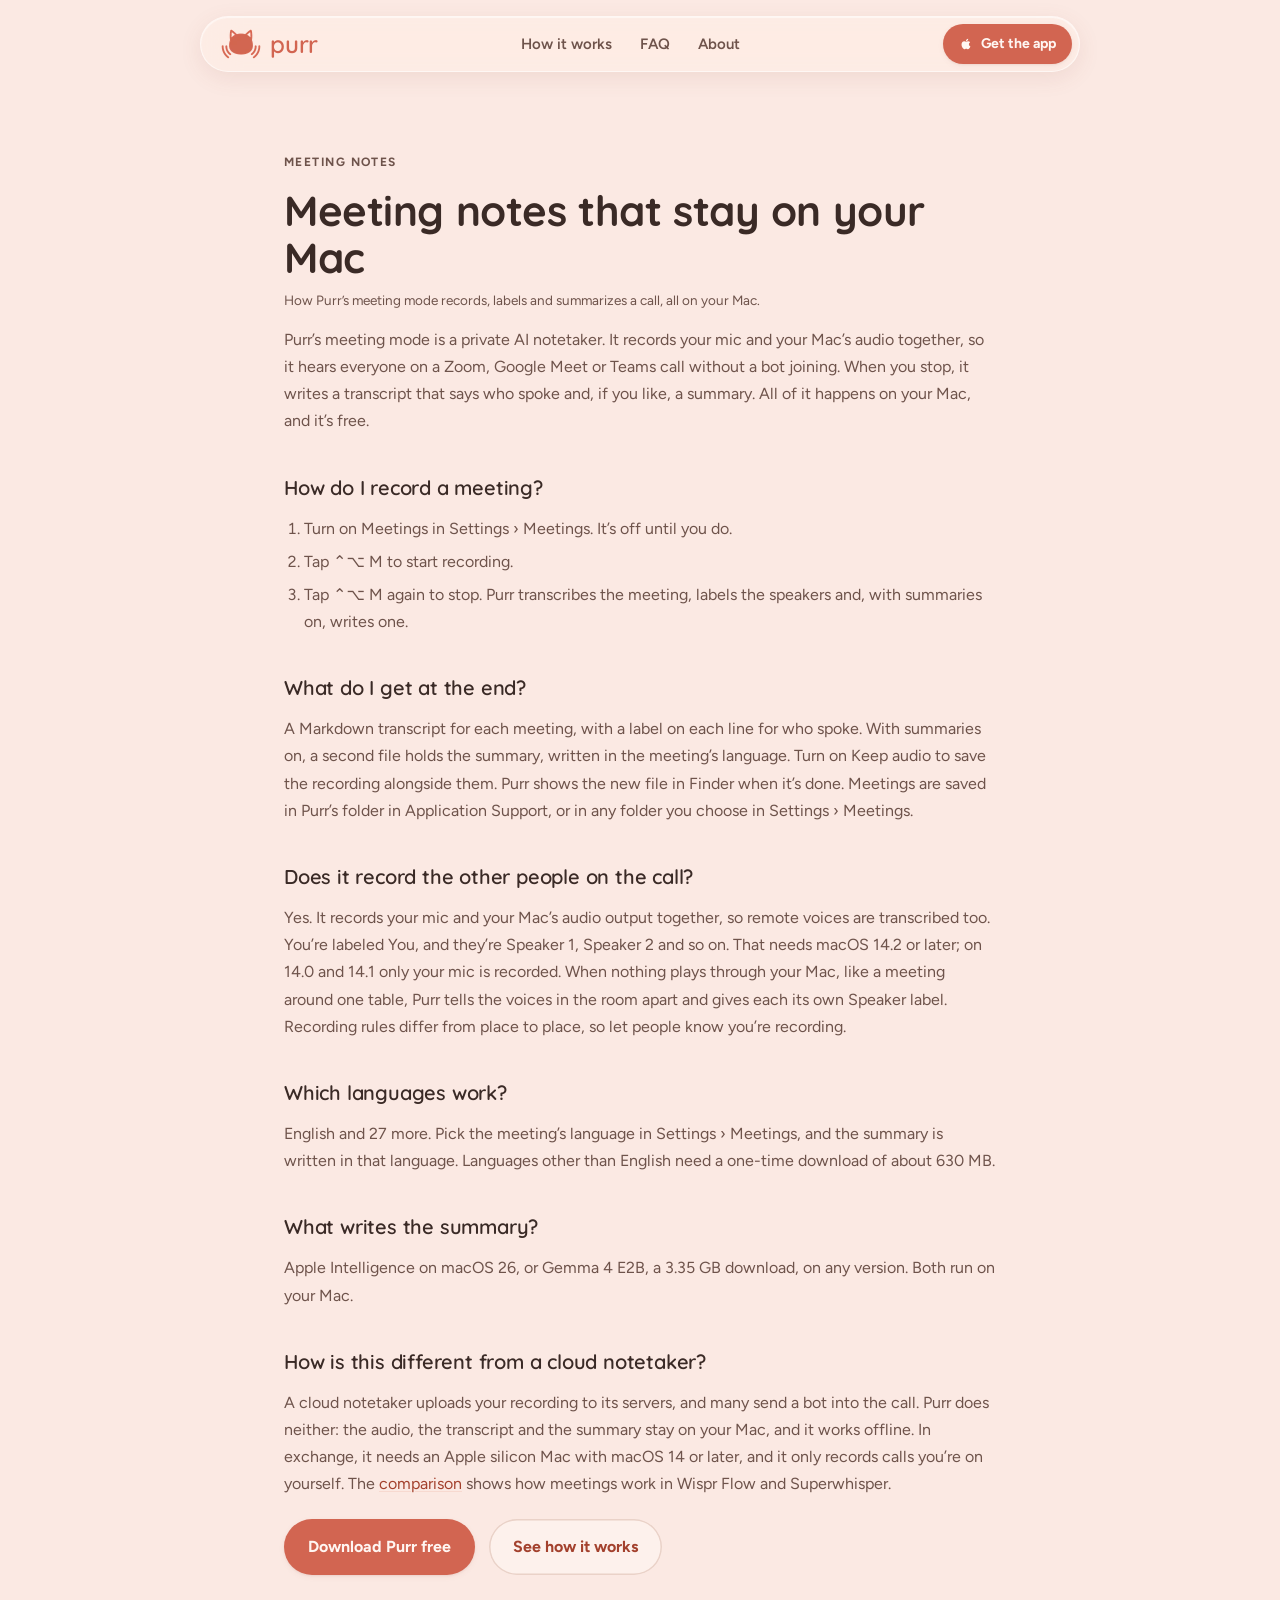
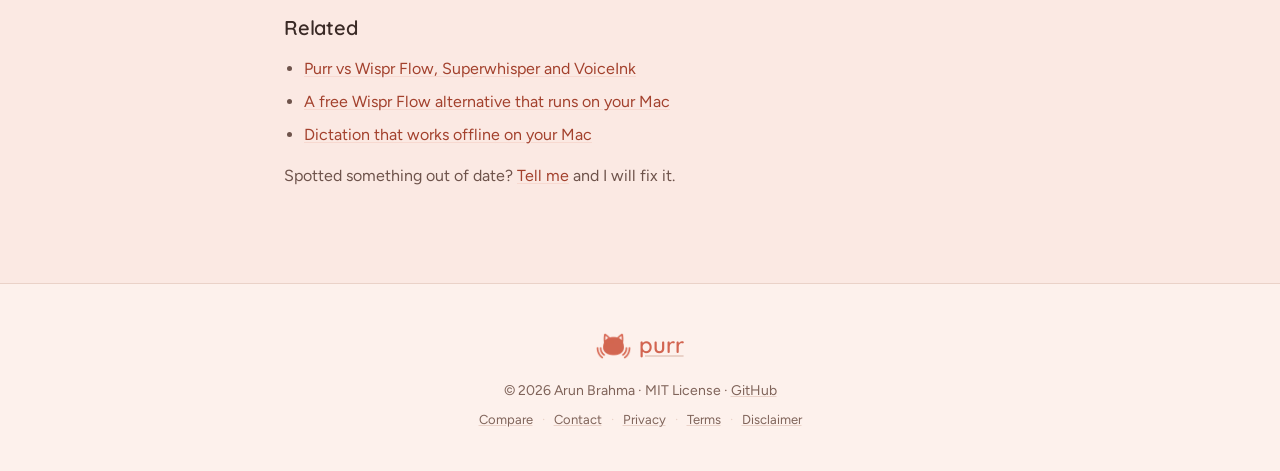
<file: meeting-notes-mac.html>
<!doctype html>
<html lang="en">
<head>
  <meta charset="utf-8">
  <meta name="viewport" content="width=device-width, initial-scale=1, viewport-fit=cover">
  <meta name="theme-color" content="#FBE9E3">
  <meta name="description" content="A private AI notetaker for Mac. Purr records your mic and Mac audio, labels who spoke and can write a summary, with no bot in the call. Free, in 28 languages.">

  <title>Private meeting notes on Mac, no bot, no cloud - Purr</title>

  <link rel="icon" type="image/png" sizes="64x64" href="/assets/purr-icon-64.png">
  <link rel="apple-touch-icon" href="/assets/purr-icon-256.png">
  <link rel="stylesheet" href="/styles.css">
  <link rel="canonical" href="https://purr.arunbrahma.com/meeting-notes-mac">
  <meta property="og:site_name" content="Purr">
  <meta property="og:title" content="Meeting notes that stay on your Mac">
  <meta property="og:description" content="A private AI notetaker for Mac. Purr records your mic and Mac audio, labels who spoke and can write a summary, all on your Mac. Free, with no bot in the call.">
  <meta property="og:type" content="article">
  <meta property="og:url" content="https://purr.arunbrahma.com/meeting-notes-mac">
  <meta property="og:image" content="https://purr.arunbrahma.com/assets/og-card-v2.png">
  <meta name="twitter:card" content="summary_large_image">
  <meta name="twitter:image" content="https://purr.arunbrahma.com/assets/og-card-v2.png">
</head>
<body>

  <header class="nav-wrap">
    <nav class="nav-pill" aria-label="Primary">
      <a class="nav-brand" href="/">
        <img src="/assets/purr-glyph-80.webp" width="40" height="30" alt="" aria-hidden="true">
        <span>purr</span>
      </a>
      <ul class="nav-links">
        <li><a href="/#how">How it works</a></li>
        <li><a href="/#faq">FAQ</a></li>
        <li><a href="/#about">About</a></li>
      </ul>
      <a class="btn btn-primary nav-cta" href="https://github.com/iamarunbrahma/purr/releases/latest/download/Purr.dmg" data-track="download_clicked">
        <svg width="14" height="14" viewBox="0 0 24 24" fill="currentColor" aria-hidden="true">
          <path d="M17.05 20.28c-.98.95-2.05.8-3.08.35-1.09-.46-2.09-.48-3.24 0-1.44.62-2.2.44-3.06-.35C2.79 15.25 3.51 7.59 9.05 7.31c1.35.07 2.29.74 3.08.8 1.18-.24 2.31-.93 3.57-.84 1.51.12 2.65.72 3.4 1.8-3.12 1.87-2.38 5.98.48 7.13-.57 1.5-1.31 2.99-2.54 4.09l.01-.01zM12 7.25c-.15-2.23 1.66-4.07 3.74-4.25.29 2.58-2.34 4.5-3.74 4.25z"/>
        </svg>
        Get the app
      </a>
    </nav>
  </header>

  <main class="legal">
    <article class="container container-narrow">
      <p class="section-eyebrow">Meeting notes</p>
      <h1>Meeting notes that stay on your Mac</h1>
      <p class="legal-meta">How Purr&rsquo;s meeting mode records, labels and summarizes a call, all on your Mac.</p>

      <p>Purr&rsquo;s meeting mode is a private AI notetaker. It records your mic and your
      Mac&rsquo;s audio together, so it hears everyone on a Zoom, Google Meet or Teams
      call without a bot joining. When you stop, it writes a transcript that says who
      spoke and, if you like, a summary. All of it happens on your Mac, and it&rsquo;s
      free.</p>

      <h2>How do I record a meeting?</h2>
      <ol>
        <li>Turn on Meetings in Settings &rsaquo; Meetings. It&rsquo;s off until you do.</li>
        <li>Tap ⌃⌥&nbsp;M to start recording.</li>
        <li>Tap ⌃⌥&nbsp;M again to stop. Purr transcribes the meeting, labels the speakers
        and, with summaries on, writes one.</li>
      </ol>

      <h2>What do I get at the end?</h2>
      <p>A Markdown transcript for each meeting, with a label on each line for who spoke.
      With summaries on, a second file holds the summary, written in the meeting&rsquo;s
      language. Turn on Keep audio to save the recording alongside them. Purr shows the
      new file in Finder when it&rsquo;s done. Meetings are saved in Purr&rsquo;s folder in
      Application Support, or in any folder you choose in Settings &rsaquo; Meetings.</p>

      <h2>Does it record the other people on the call?</h2>
      <p>Yes. It records your mic and your Mac&rsquo;s audio output together, so remote
      voices are transcribed too. You&rsquo;re labeled You, and they&rsquo;re Speaker&nbsp;1,
      Speaker&nbsp;2 and so on. That needs macOS&nbsp;14.2 or later; on 14.0 and 14.1
      only your mic is recorded. When nothing plays through your Mac, like a meeting around
      one table, Purr tells the voices in the room apart and gives each its own Speaker
      label. Recording rules differ from place to place, so let people know you&rsquo;re
      recording.</p>

      <h2>Which languages work?</h2>
      <p>English and 27 more. Pick the meeting&rsquo;s language in Settings &rsaquo;
      Meetings, and the summary is written in that language. Languages other than English
      need a one-time download of about 630&nbsp;MB.</p>

      <h2>What writes the summary?</h2>
      <p>Apple Intelligence on macOS&nbsp;26, or Gemma&nbsp;4&nbsp;E2B, a 3.35&nbsp;GB
      download, on any version. Both run on your Mac.</p>

      <h2>How is this different from a cloud notetaker?</h2>
      <p>A cloud notetaker uploads your recording to its servers, and many send a bot into
      the call. Purr does neither: the audio, the transcript and the summary stay on your
      Mac, and it works offline. In exchange, it needs an Apple silicon Mac with
      macOS&nbsp;14 or later, and it only records calls you&rsquo;re on yourself. The
      <a href="/compare">comparison</a> shows how meetings work in Wispr Flow and
      Superwhisper.</p>
      <div class="hero-ctas compare-ctas">
        <a class="btn btn-primary btn-lg" href="https://github.com/iamarunbrahma/purr/releases/latest/download/Purr.dmg" data-track="download_clicked">Download Purr free</a>
        <a class="btn btn-ghost btn-lg" href="/#how">See how it works</a>
      </div>

      <h2>Related</h2>
      <ul>
        <li><a href="/compare">Purr vs Wispr Flow, Superwhisper and VoiceInk</a></li>
        <li><a href="/wispr-flow-alternative">A free Wispr Flow alternative that runs on your Mac</a></li>
        <li><a href="/offline-dictation-mac">Dictation that works offline on your Mac</a></li>
      </ul>
      <p>Spotted something out of date? <a href="/contact">Tell me</a> and I will fix it.</p>
    </article>
  </main>

  <footer class="footer">
    <div class="container">
      <a class="footer-brand" href="/">
        <img src="/assets/purr-glyph-80.webp" width="35" height="26" alt="" aria-hidden="true">
        <span>purr</span>
      </a>
      <p class="footer-line">
        © <span id="year"></span> Arun Brahma · MIT License ·
        <a href="https://github.com/iamarunbrahma/purr" target="_blank" rel="noopener">GitHub</a>
      </p>
      <p class="footer-legal">
        <a href="/compare">Compare</a>
        <span aria-hidden="true">·</span>
        <a href="/contact">Contact</a>
        <span aria-hidden="true">·</span>
        <a href="/privacy">Privacy</a>
        <span aria-hidden="true">·</span>
        <a href="/terms">Terms</a>
        <span aria-hidden="true">·</span>
        <a href="/disclaimer">Disclaimer</a>
      </p>
    </div>
  </footer>

  <script src="/script.js" defer></script>

  <!-- Cloudflare Web Analytics — privacy-first, cookieless, no consent banner needed.
       Token for purr.arunbrahma.com. Manage at dash.cloudflare.com → Web Analytics. -->
  <script defer src='https://static.cloudflareinsights.com/beacon.min.js' data-cf-beacon='{"token": "df377985526f415dbb581a27ecad3ad7"}'></script>
  <script defer src="/analytics.js" data-site="purr"></script>
</body>
</html>
</file>
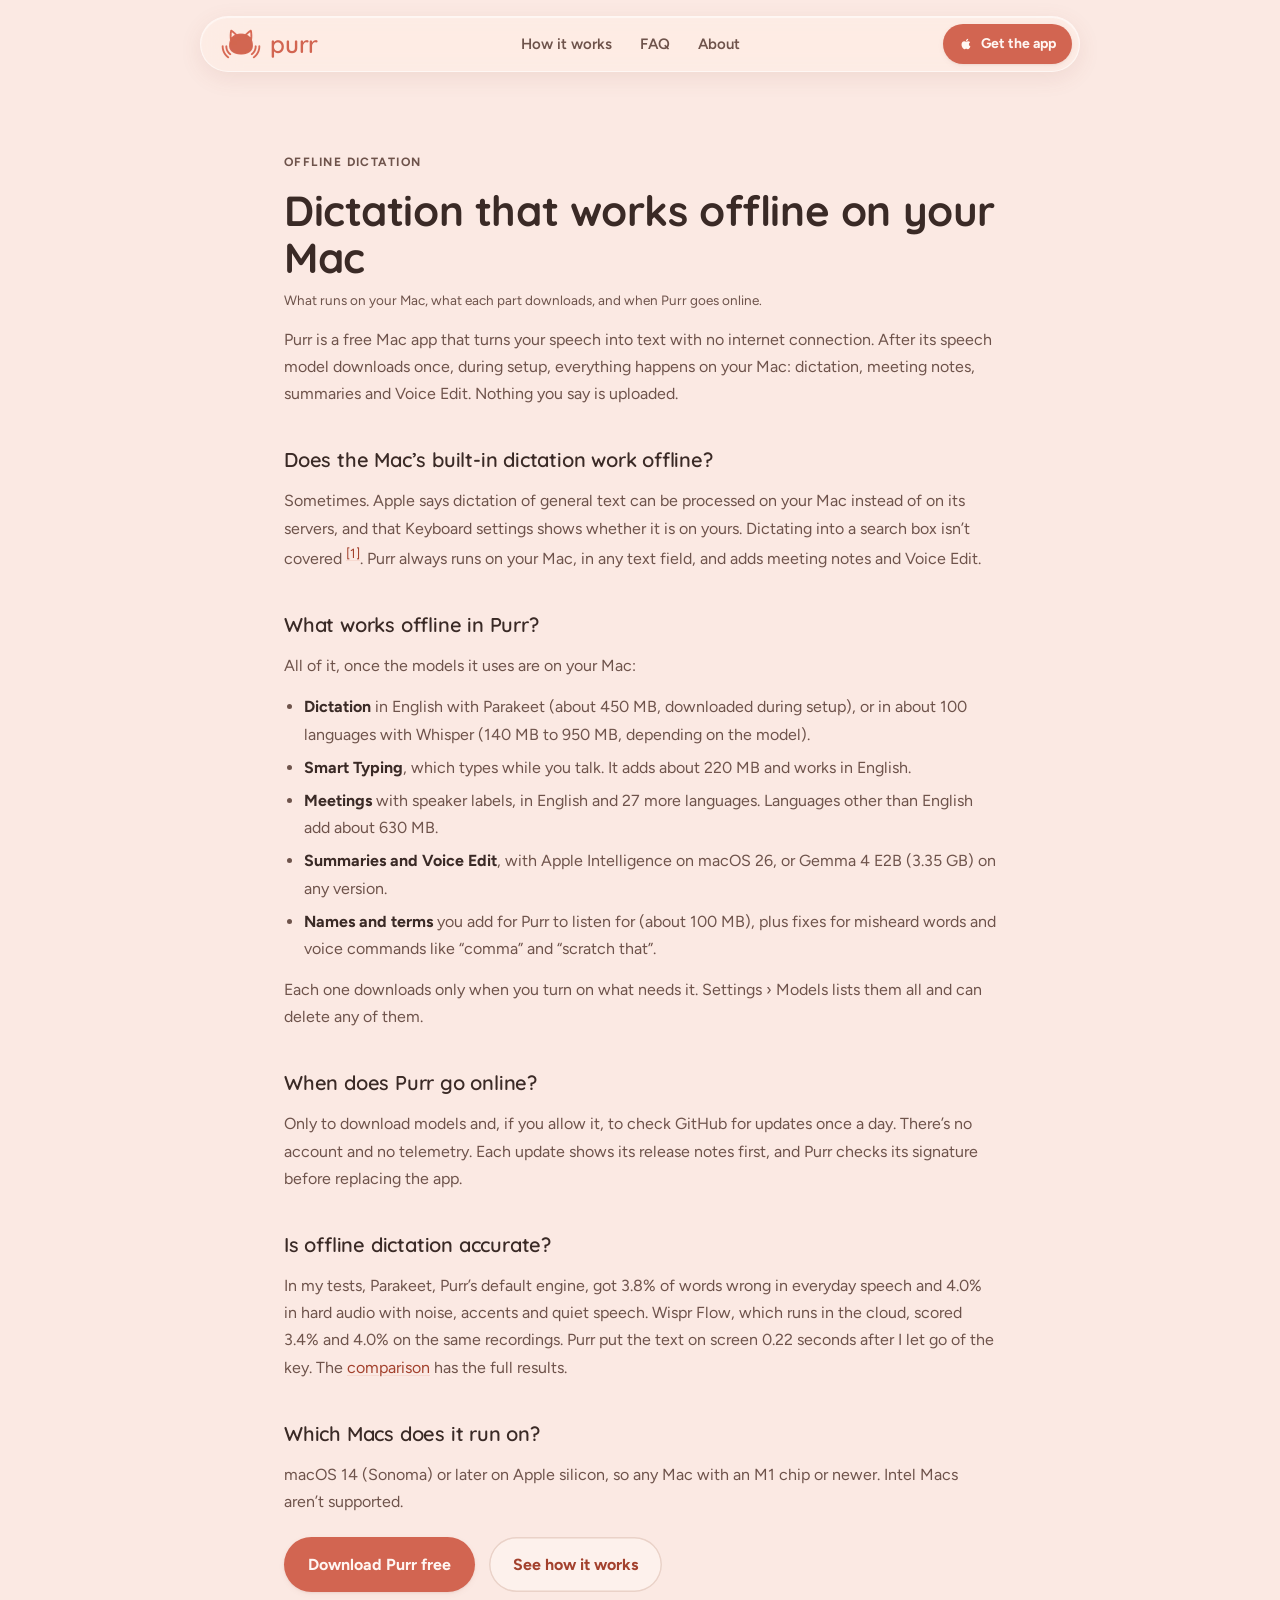
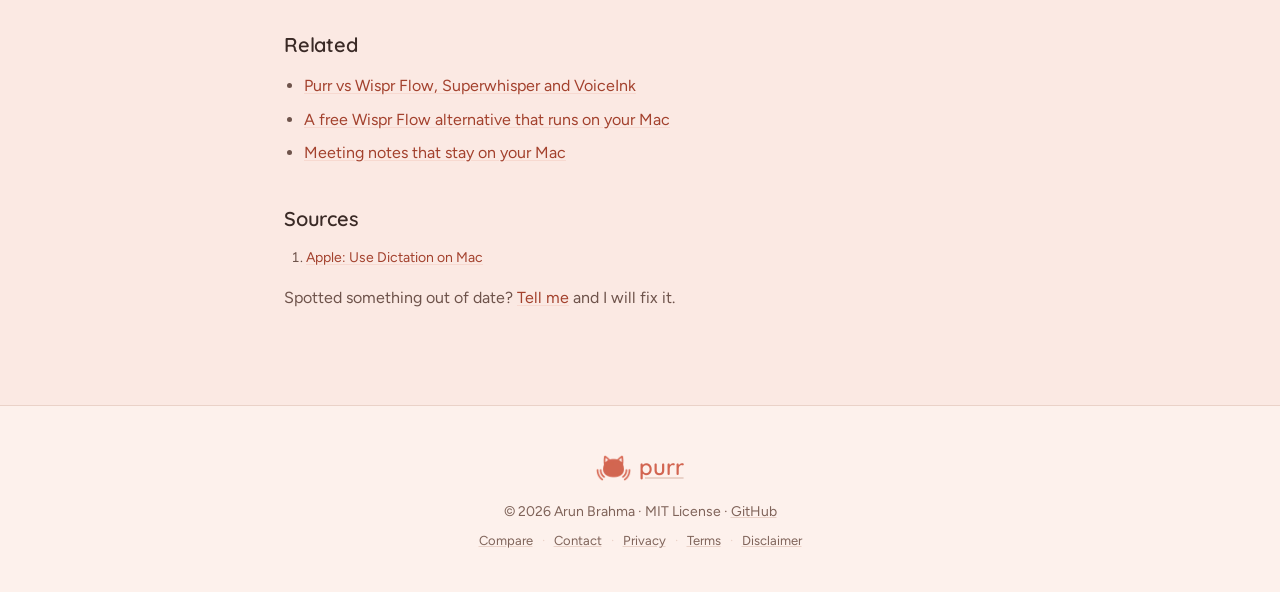
<file: offline-dictation-mac.html>
<!doctype html>
<html lang="en">
<head>
  <meta charset="utf-8">
  <meta name="viewport" content="width=device-width, initial-scale=1, viewport-fit=cover">
  <meta name="theme-color" content="#FBE9E3">
  <meta name="description" content="How to dictate on a Mac without an internet connection. Purr transcribes on your Mac for free, with no account, and works offline once its model has downloaded.">

  <title>Offline dictation for Mac, free and private - Purr</title>

  <link rel="icon" type="image/png" sizes="64x64" href="/assets/purr-icon-64.png">
  <link rel="apple-touch-icon" href="/assets/purr-icon-256.png">
  <link rel="stylesheet" href="/styles.css">
  <link rel="canonical" href="https://purr.arunbrahma.com/offline-dictation-mac">
  <meta property="og:site_name" content="Purr">
  <meta property="og:title" content="Dictation that works offline on your Mac">
  <meta property="og:description" content="Purr turns speech into text on your Mac with no internet connection. Free, open source, no account.">
  <meta property="og:type" content="article">
  <meta property="og:url" content="https://purr.arunbrahma.com/offline-dictation-mac">
  <meta property="og:image" content="https://purr.arunbrahma.com/assets/og-card-v2.png">
  <meta name="twitter:card" content="summary_large_image">
  <meta name="twitter:image" content="https://purr.arunbrahma.com/assets/og-card-v2.png">
</head>
<body>

  <header class="nav-wrap">
    <nav class="nav-pill" aria-label="Primary">
      <a class="nav-brand" href="/">
        <img src="/assets/purr-glyph-80.webp" width="40" height="30" alt="" aria-hidden="true">
        <span>purr</span>
      </a>
      <ul class="nav-links">
        <li><a href="/#how">How it works</a></li>
        <li><a href="/#faq">FAQ</a></li>
        <li><a href="/#about">About</a></li>
      </ul>
      <a class="btn btn-primary nav-cta" href="https://github.com/iamarunbrahma/purr/releases/latest/download/Purr.dmg" data-track="download_clicked">
        <svg width="14" height="14" viewBox="0 0 24 24" fill="currentColor" aria-hidden="true">
          <path d="M17.05 20.28c-.98.95-2.05.8-3.08.35-1.09-.46-2.09-.48-3.24 0-1.44.62-2.2.44-3.06-.35C2.79 15.25 3.51 7.59 9.05 7.31c1.35.07 2.29.74 3.08.8 1.18-.24 2.31-.93 3.57-.84 1.51.12 2.65.72 3.4 1.8-3.12 1.87-2.38 5.98.48 7.13-.57 1.5-1.31 2.99-2.54 4.09l.01-.01zM12 7.25c-.15-2.23 1.66-4.07 3.74-4.25.29 2.58-2.34 4.5-3.74 4.25z"/>
        </svg>
        Get the app
      </a>
    </nav>
  </header>

  <main class="legal">
    <article class="container container-narrow">
      <p class="section-eyebrow">Offline dictation</p>
      <h1>Dictation that works offline on your Mac</h1>
      <p class="legal-meta">What runs on your Mac, what each part downloads, and when Purr goes online.</p>

      <p>Purr is a free Mac app that turns your speech into text with no internet
      connection. After its speech model downloads once, during setup, everything happens
      on your Mac: dictation, meeting notes, summaries and Voice Edit. Nothing you say is
      uploaded.</p>

      <h2>Does the Mac&rsquo;s built-in dictation work offline?</h2>
      <p>Sometimes. Apple says dictation of general text can be processed on your Mac
      instead of on its servers, and that Keyboard settings shows whether it is on yours.
      Dictating into a search box isn&rsquo;t covered <sup><a href="#a1">[1]</a></sup>.
      Purr always runs on your Mac, in any text field, and adds meeting notes and Voice
      Edit.</p>

      <h2>What works offline in Purr?</h2>
      <p>All of it, once the models it uses are on your Mac:</p>
      <ul>
        <li><strong>Dictation</strong> in English with Parakeet (about 450&nbsp;MB,
        downloaded during setup), or in about 100 languages with Whisper (140&nbsp;MB to
        950&nbsp;MB, depending on the model).</li>
        <li><strong>Smart Typing</strong>, which types while you talk. It adds about
        220&nbsp;MB and works in English.</li>
        <li><strong>Meetings</strong> with speaker labels, in English and 27 more languages.
        Languages other than English add about 630&nbsp;MB.</li>
        <li><strong>Summaries and Voice Edit</strong>, with Apple Intelligence on
        macOS&nbsp;26, or Gemma&nbsp;4&nbsp;E2B (3.35&nbsp;GB) on any version.</li>
        <li><strong>Names and terms</strong> you add for Purr to listen for (about
        100&nbsp;MB), plus fixes for misheard words and voice commands like
        &ldquo;comma&rdquo; and &ldquo;scratch that&rdquo;.</li>
      </ul>
      <p>Each one downloads only when you turn on what needs it. Settings &rsaquo; Models
      lists them all and can delete any of them.</p>

      <h2>When does Purr go online?</h2>
      <p>Only to download models and, if you allow it, to check GitHub for updates once a
      day. There&rsquo;s no account and no telemetry. Each update shows its release notes
      first, and Purr checks its signature before replacing the app.</p>

      <h2>Is offline dictation accurate?</h2>
      <p>In my tests, Parakeet, Purr&rsquo;s default engine, got 3.8% of words wrong in
      everyday speech and 4.0% in hard audio with noise, accents and quiet speech. Wispr
      Flow, which runs in the cloud, scored 3.4% and 4.0% on the same recordings. Purr put
      the text on screen 0.22 seconds after I let go of the key. The
      <a href="/compare">comparison</a> has the full results.</p>

      <h2>Which Macs does it run on?</h2>
      <p>macOS 14 (Sonoma) or later on Apple silicon, so any Mac with an M1 chip or newer.
      Intel Macs aren&rsquo;t supported.</p>
      <div class="hero-ctas compare-ctas">
        <a class="btn btn-primary btn-lg" href="https://github.com/iamarunbrahma/purr/releases/latest/download/Purr.dmg" data-track="download_clicked">Download Purr free</a>
        <a class="btn btn-ghost btn-lg" href="/#how">See how it works</a>
      </div>

      <h2>Related</h2>
      <ul>
        <li><a href="/compare">Purr vs Wispr Flow, Superwhisper and VoiceInk</a></li>
        <li><a href="/wispr-flow-alternative">A free Wispr Flow alternative that runs on your Mac</a></li>
        <li><a href="/meeting-notes-mac">Meeting notes that stay on your Mac</a></li>
      </ul>

      <h2>Sources</h2>
      <ol class="sources">
        <li id="a1"><a href="https://support.apple.com/guide/mac-help/use-dictation-mh40584/mac" target="_blank" rel="noopener">Apple: Use Dictation on Mac</a></li>
      </ol>
      <p>Spotted something out of date? <a href="/contact">Tell me</a> and I will fix it.</p>
    </article>
  </main>

  <footer class="footer">
    <div class="container">
      <a class="footer-brand" href="/">
        <img src="/assets/purr-glyph-80.webp" width="35" height="26" alt="" aria-hidden="true">
        <span>purr</span>
      </a>
      <p class="footer-line">
        © <span id="year"></span> Arun Brahma · MIT License ·
        <a href="https://github.com/iamarunbrahma/purr" target="_blank" rel="noopener">GitHub</a>
      </p>
      <p class="footer-legal">
        <a href="/compare">Compare</a>
        <span aria-hidden="true">·</span>
        <a href="/contact">Contact</a>
        <span aria-hidden="true">·</span>
        <a href="/privacy">Privacy</a>
        <span aria-hidden="true">·</span>
        <a href="/terms">Terms</a>
        <span aria-hidden="true">·</span>
        <a href="/disclaimer">Disclaimer</a>
      </p>
    </div>
  </footer>

  <script src="/script.js" defer></script>

  <!-- Cloudflare Web Analytics — privacy-first, cookieless, no consent banner needed.
       Token for purr.arunbrahma.com. Manage at dash.cloudflare.com → Web Analytics. -->
  <script defer src='https://static.cloudflareinsights.com/beacon.min.js' data-cf-beacon='{"token": "df377985526f415dbb581a27ecad3ad7"}'></script>
  <script defer src="/analytics.js" data-site="purr"></script>
</body>
</html>
</file>
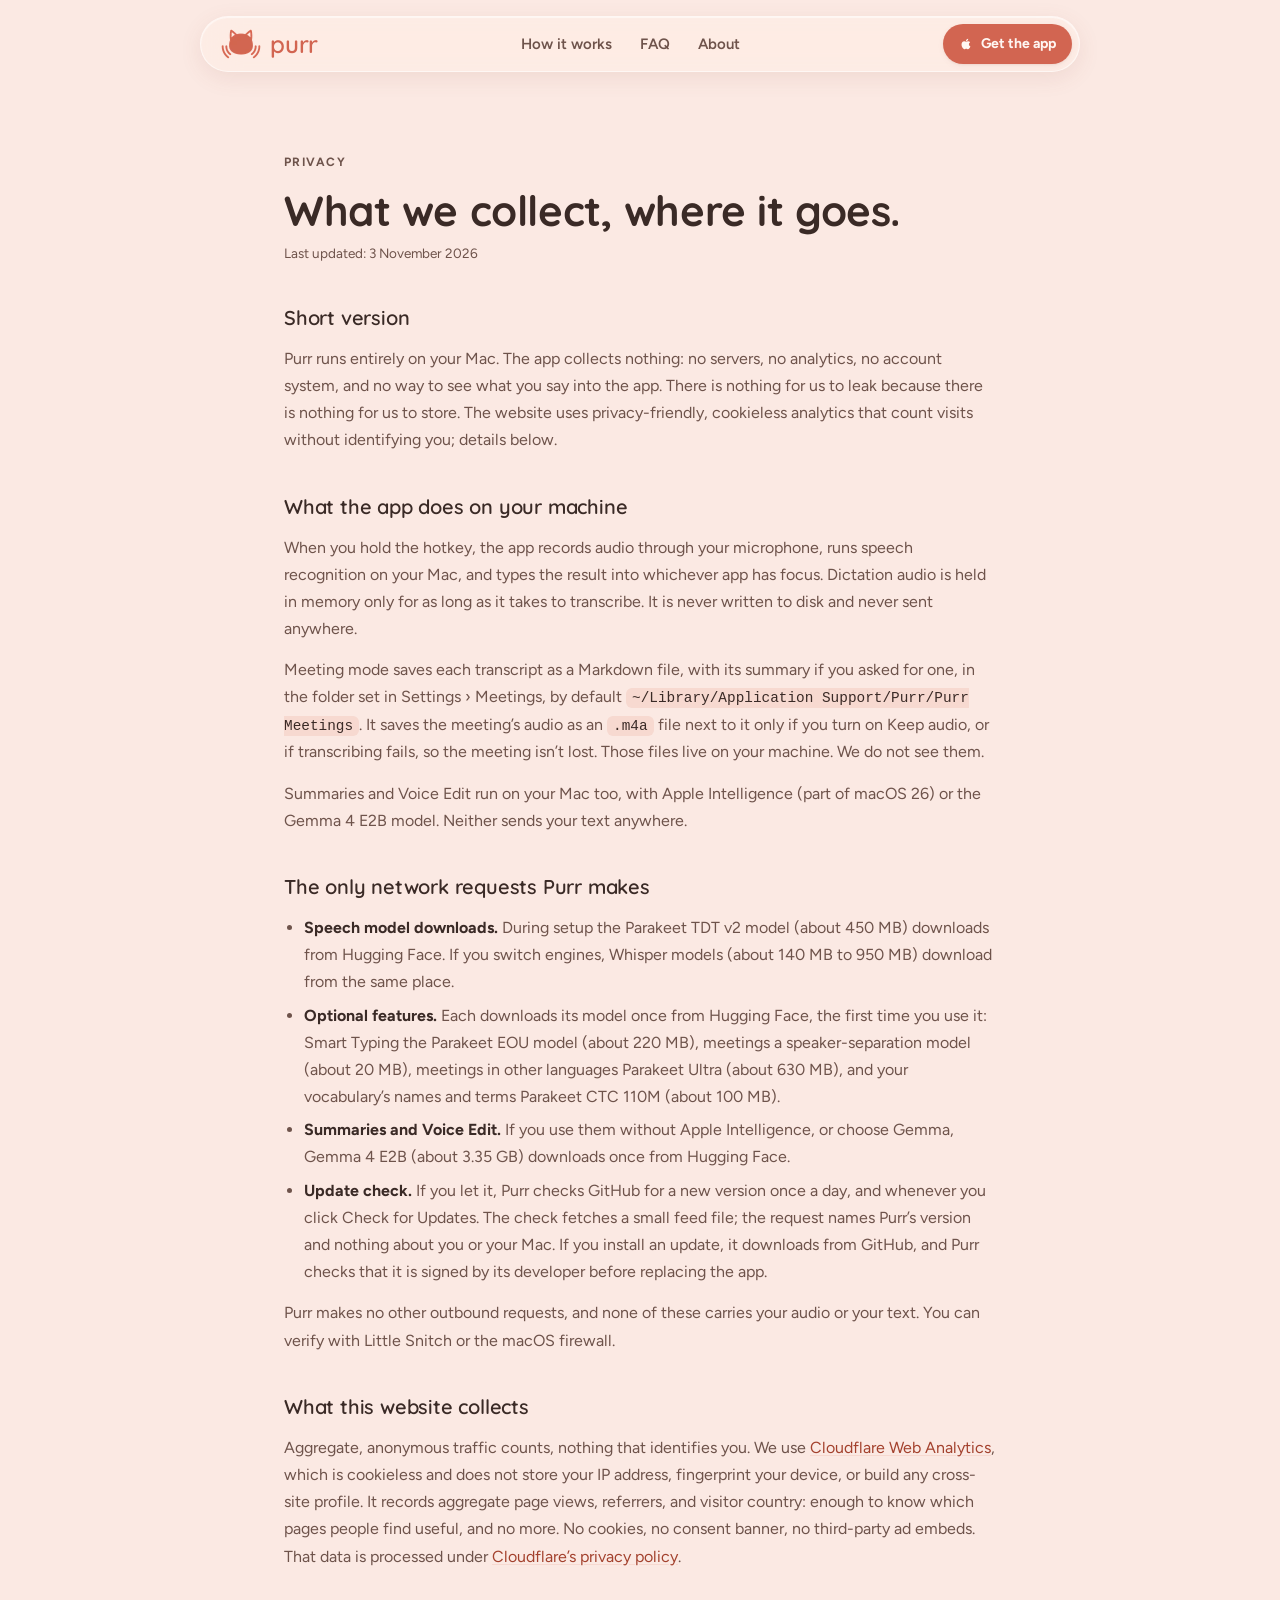
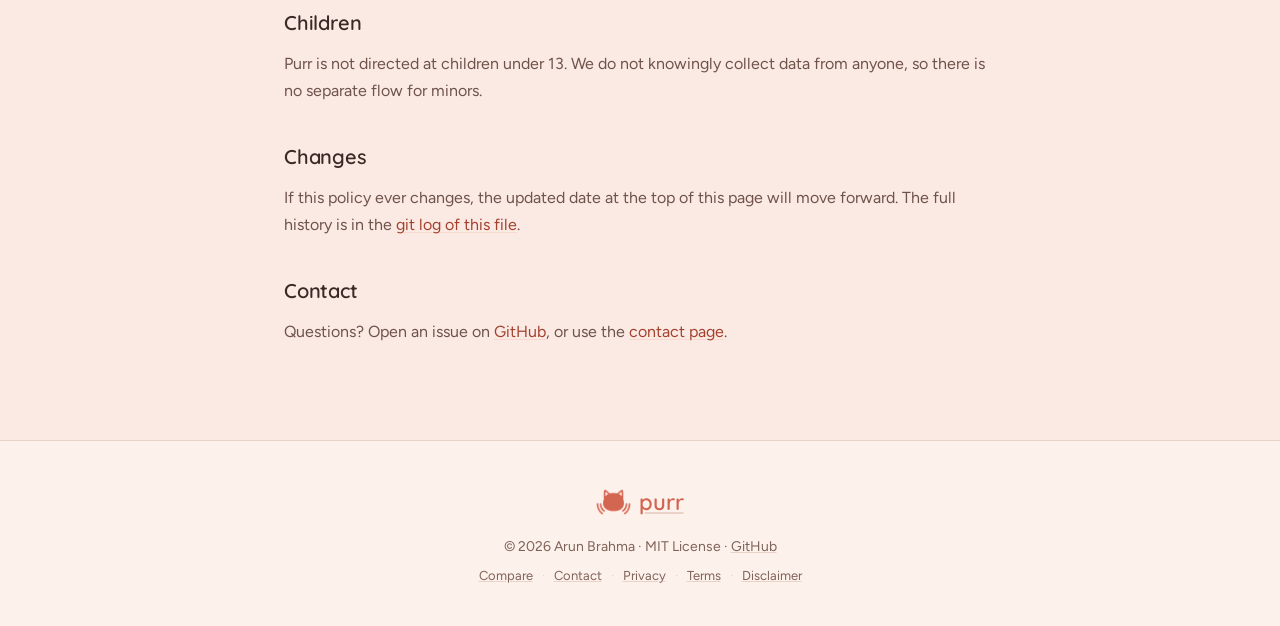
<file: privacy.html>
<!doctype html>
<html lang="en">
<head>
  <meta charset="utf-8">
  <meta name="viewport" content="width=device-width, initial-scale=1, viewport-fit=cover">
  <meta name="theme-color" content="#FBE9E3">
  <meta name="description" content="Privacy policy for the Purr macOS app and website.">

  <title>Privacy - Purr</title>

  <link rel="icon" type="image/png" sizes="64x64" href="assets/purr-icon-64.png">
  <link rel="apple-touch-icon" href="assets/purr-icon-256.png">
  <link rel="stylesheet" href="styles.css">
  <link rel="canonical" href="https://purr.arunbrahma.com/privacy">
  <meta property="og:site_name" content="Purr">
  <meta property="og:title" content="Privacy - Purr">
  <meta property="og:description" content="Privacy policy for the Purr macOS app and website.">
  <meta property="og:type" content="website">
  <meta property="og:url" content="https://purr.arunbrahma.com/privacy">
  <meta property="og:image" content="https://purr.arunbrahma.com/assets/og-card-v2.png">
  <meta name="twitter:card" content="summary_large_image">
  <meta name="twitter:image" content="https://purr.arunbrahma.com/assets/og-card-v2.png">
</head>
<body>

  <header class="nav-wrap">
    <nav class="nav-pill" aria-label="Primary">
      <a class="nav-brand" href="/">
        <img src="/assets/purr-glyph-80.webp" width="40" height="30" alt="" aria-hidden="true">
        <span>purr</span>
      </a>
      <ul class="nav-links">
        <li><a href="/#how">How it works</a></li>
        <li><a href="/#faq">FAQ</a></li>
        <li><a href="/#about">About</a></li>
      </ul>
      <a class="btn btn-primary nav-cta" href="https://github.com/iamarunbrahma/purr/releases/latest/download/Purr.dmg" data-track="download_clicked">
        <svg width="14" height="14" viewBox="0 0 24 24" fill="currentColor" aria-hidden="true">
          <path d="M17.05 20.28c-.98.95-2.05.8-3.08.35-1.09-.46-2.09-.48-3.24 0-1.44.62-2.2.44-3.06-.35C2.79 15.25 3.51 7.59 9.05 7.31c1.35.07 2.29.74 3.08.8 1.18-.24 2.31-.93 3.57-.84 1.51.12 2.65.72 3.4 1.8-3.12 1.87-2.38 5.98.48 7.13-.57 1.5-1.31 2.99-2.54 4.09l.01-.01zM12 7.25c-.15-2.23 1.66-4.07 3.74-4.25.29 2.58-2.34 4.5-3.74 4.25z"/>
        </svg>
        Get the app
      </a>
    </nav>
  </header>

  <main class="legal">
    <article class="container container-narrow">
      <p class="section-eyebrow">Privacy</p>
      <h1>What we collect, where it goes.</h1>
      <p class="legal-meta">Last updated: 3 November 2026</p>

      <h2>Short version</h2>
      <p>
        Purr runs entirely on your Mac. The app collects nothing: no servers,
        no analytics, no account system, and no way to see what you say into
        the app. There is nothing for us to leak because there is nothing for
        us to store. The website uses privacy-friendly, cookieless analytics
        that count visits without identifying you; details below.
      </p>

      <h2>What the app does on your machine</h2>
      <p>
        When you hold the hotkey, the app records audio through your microphone,
        runs speech recognition on your Mac, and types the result into whichever
        app has focus. Dictation audio is held in memory only for as long as it
        takes to transcribe. It is never written to disk and never sent
        anywhere.
      </p>
      <p>
        Meeting mode saves each transcript as a Markdown file, with its summary
        if you asked for one, in the folder set in Settings &rsaquo; Meetings, by
        default <code>~/Library/Application Support/Purr/Purr Meetings</code>.
        It saves the meeting&rsquo;s audio as an <code>.m4a</code> file next to
        it only if you turn on Keep audio, or if transcribing fails, so the
        meeting isn&rsquo;t lost. Those files live on your machine. We do not
        see them.
      </p>
      <p>
        Summaries and Voice Edit run on your Mac too, with Apple Intelligence
        (part of macOS&nbsp;26) or the Gemma&nbsp;4&nbsp;E2B model. Neither sends
        your text anywhere.
      </p>

      <h2>The only network requests Purr makes</h2>
      <ul>
        <li>
          <strong>Speech model downloads.</strong> During setup the Parakeet TDT v2
          model (about 450&nbsp;MB) downloads from Hugging Face. If you switch
          engines, Whisper models (about 140&nbsp;MB to 950&nbsp;MB) download from
          the same place.
        </li>
        <li>
          <strong>Optional features.</strong> Each downloads its model once from
          Hugging Face, the first time you use it: Smart Typing the Parakeet EOU
          model (about 220&nbsp;MB), meetings a speaker-separation model (about
          20&nbsp;MB), meetings in other languages Parakeet Ultra (about
          630&nbsp;MB), and your vocabulary&rsquo;s names and terms Parakeet CTC
          110M (about 100&nbsp;MB).
        </li>
        <li>
          <strong>Summaries and Voice Edit.</strong> If you use them without Apple
          Intelligence, or choose Gemma, Gemma&nbsp;4&nbsp;E2B (about 3.35&nbsp;GB)
          downloads once from Hugging Face.
        </li>
        <li>
          <strong>Update check.</strong> If you let it, Purr checks GitHub for a
          new version once a day, and whenever you click Check for Updates. The
          check fetches a small feed file; the request names Purr&rsquo;s version
          and nothing about you or your Mac. If you install an update, it downloads from GitHub, and Purr
          checks that it is signed by its developer before replacing the app.
        </li>
      </ul>
      <p>
        Purr makes no other outbound requests, and none of these carries your
        audio or your text. You can verify with Little Snitch or the macOS
        firewall.
      </p>

      <h2>What this website collects</h2>
      <p>
        Aggregate, anonymous traffic counts, nothing that identifies you.
        We use
        <a href="https://www.cloudflare.com/web-analytics/" target="_blank" rel="noopener">Cloudflare Web Analytics</a>,
        which is cookieless and does not store your IP address, fingerprint your
        device, or build any cross-site profile. It records aggregate page views,
        referrers, and visitor country: enough to know which pages people
        find useful, and no more. No cookies, no consent banner, no third-party
        ad embeds. That data is processed under
        <a href="https://www.cloudflare.com/privacypolicy/" target="_blank" rel="noopener">Cloudflare&rsquo;s privacy policy</a>.
      </p>

      <h2>Children</h2>
      <p>
        Purr is not directed at children under 13. We do not knowingly
        collect data from anyone, so there is no separate flow for minors.
      </p>

      <h2>Changes</h2>
      <p>
        If this policy ever changes, the updated date at the top of this page
        will move forward. The full history is in the
        <a href="https://github.com/iamarunbrahma/purr-site/commits/main/privacy.html" target="_blank" rel="noopener">git log of this file</a>.
      </p>

      <h2>Contact</h2>
      <p>
        Questions? Open an issue on
        <a href="https://github.com/iamarunbrahma/purr/issues" target="_blank" rel="noopener">GitHub</a>,
        or use the <a href="/contact">contact page</a>.
      </p>
    </article>
  </main>

  <footer class="footer">
    <div class="container">
      <a class="footer-brand" href="/">
        <img src="/assets/purr-glyph-80.webp" width="35" height="26" alt="" aria-hidden="true">
        <span>purr</span>
      </a>
      <p class="footer-line">
        © <span id="year"></span> Arun Brahma · MIT License ·
        <a href="https://github.com/iamarunbrahma/purr" target="_blank" rel="noopener">GitHub</a>
      </p>
      <p class="footer-legal">
        <a href="/compare">Compare</a>
        <span aria-hidden="true">·</span>
        <a href="/contact">Contact</a>
        <span aria-hidden="true">·</span>
        <a href="/privacy">Privacy</a>
        <span aria-hidden="true">·</span>
        <a href="/terms">Terms</a>
        <span aria-hidden="true">·</span>
        <a href="/disclaimer">Disclaimer</a>
      </p>
    </div>
  </footer>

  <script src="script.js" defer></script>

  <!-- Cloudflare Web Analytics — privacy-first, cookieless, no consent banner needed.
       Token for purr.arunbrahma.com. Manage at dash.cloudflare.com → Web Analytics. -->
  <script defer src='https://static.cloudflareinsights.com/beacon.min.js' data-cf-beacon='{"token": "df377985526f415dbb581a27ecad3ad7"}'></script>
  <script defer src="/analytics.js" data-site="purr"></script>
</body>
</html>
</file>
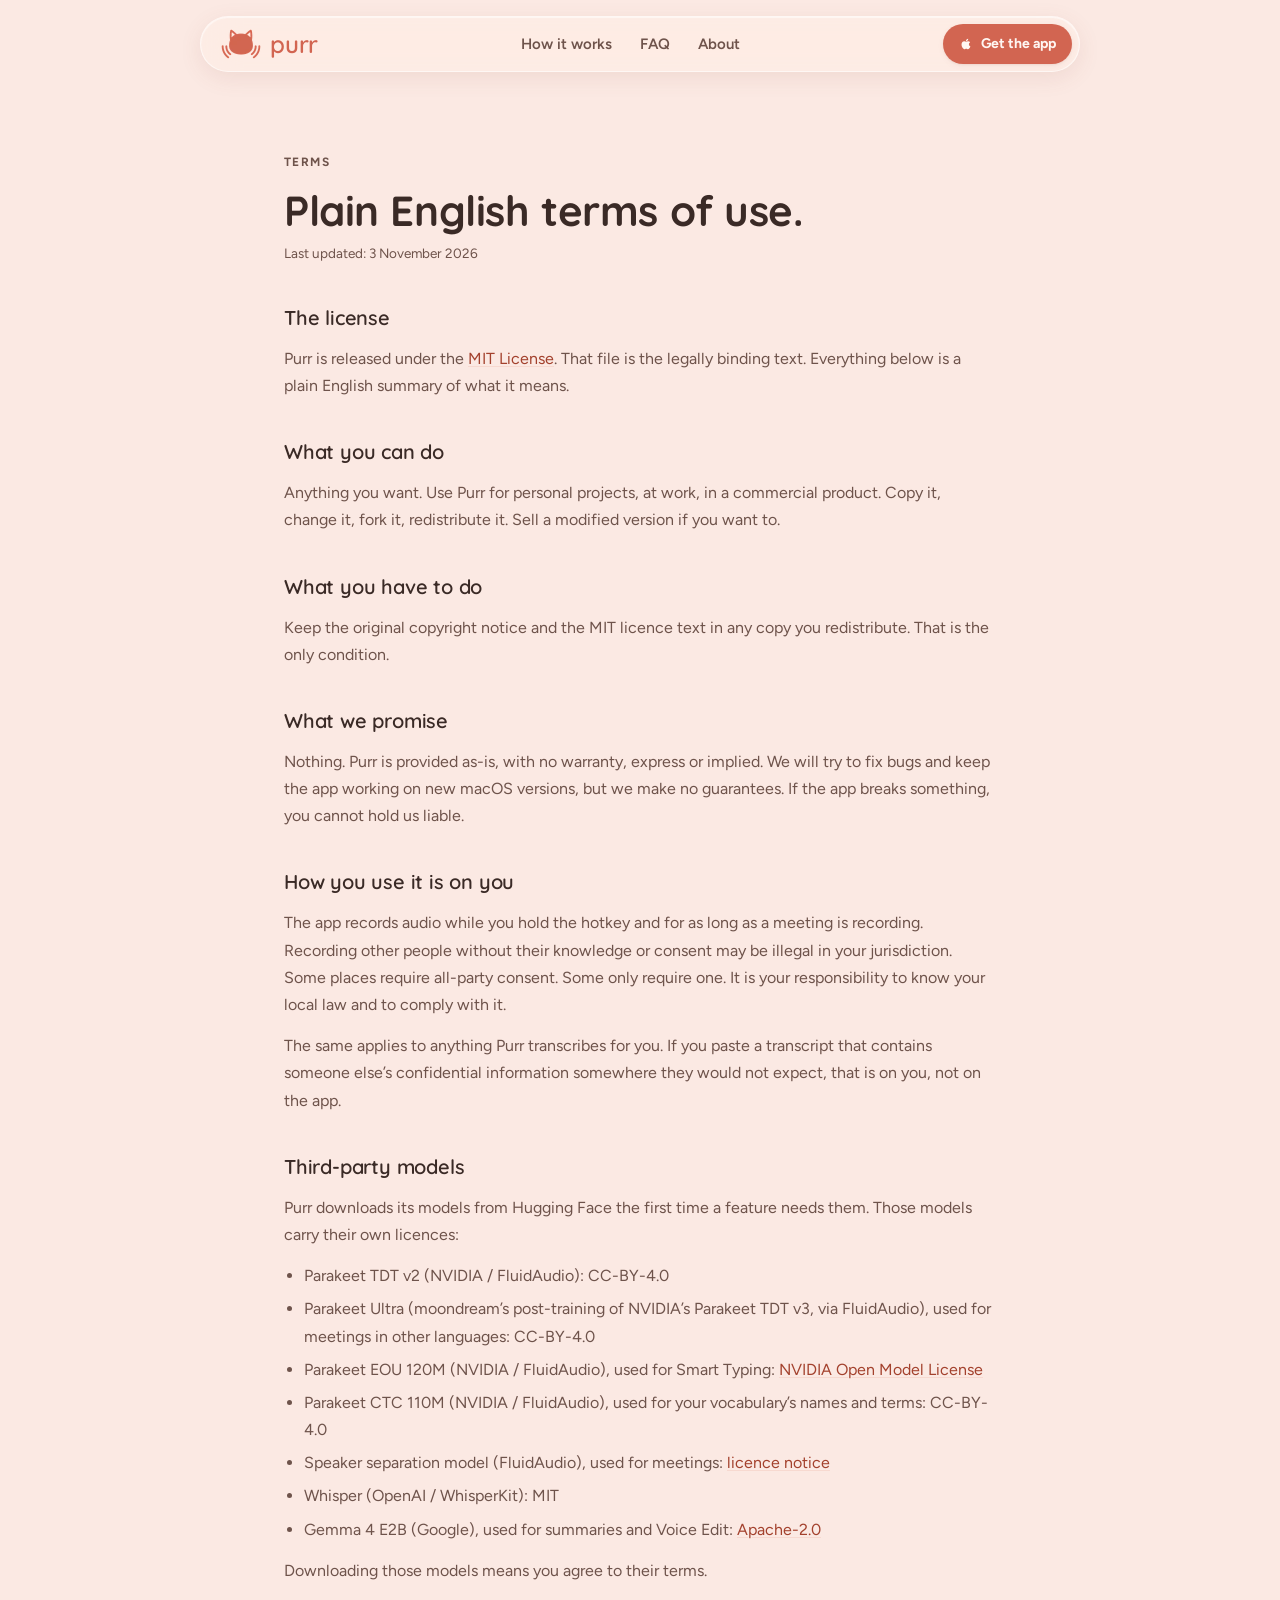
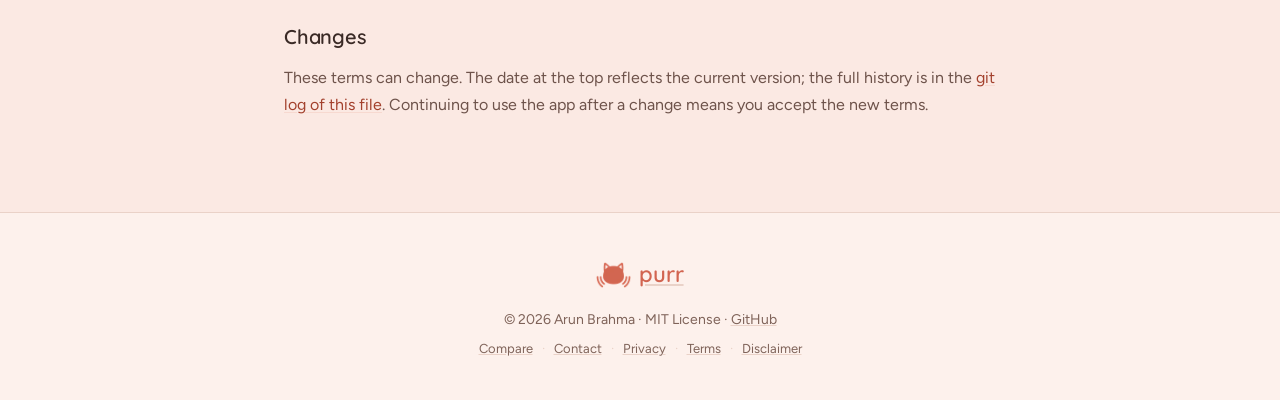
<file: terms.html>
<!doctype html>
<html lang="en">
<head>
  <meta charset="utf-8">
  <meta name="viewport" content="width=device-width, initial-scale=1, viewport-fit=cover">
  <meta name="theme-color" content="#FBE9E3">
  <meta name="description" content="Terms of use for the Purr macOS app.">

  <title>Terms - Purr</title>

  <link rel="icon" type="image/png" sizes="64x64" href="assets/purr-icon-64.png">
  <link rel="apple-touch-icon" href="assets/purr-icon-256.png">
  <link rel="stylesheet" href="styles.css">
  <link rel="canonical" href="https://purr.arunbrahma.com/terms">
  <meta property="og:site_name" content="Purr">
  <meta property="og:title" content="Terms - Purr">
  <meta property="og:description" content="Terms of use for the Purr macOS app.">
  <meta property="og:type" content="website">
  <meta property="og:url" content="https://purr.arunbrahma.com/terms">
  <meta property="og:image" content="https://purr.arunbrahma.com/assets/og-card-v2.png">
  <meta name="twitter:card" content="summary_large_image">
  <meta name="twitter:image" content="https://purr.arunbrahma.com/assets/og-card-v2.png">
</head>
<body>

  <header class="nav-wrap">
    <nav class="nav-pill" aria-label="Primary">
      <a class="nav-brand" href="/">
        <img src="/assets/purr-glyph-80.webp" width="40" height="30" alt="" aria-hidden="true">
        <span>purr</span>
      </a>
      <ul class="nav-links">
        <li><a href="/#how">How it works</a></li>
        <li><a href="/#faq">FAQ</a></li>
        <li><a href="/#about">About</a></li>
      </ul>
      <a class="btn btn-primary nav-cta" href="https://github.com/iamarunbrahma/purr/releases/latest/download/Purr.dmg" data-track="download_clicked">
        <svg width="14" height="14" viewBox="0 0 24 24" fill="currentColor" aria-hidden="true">
          <path d="M17.05 20.28c-.98.95-2.05.8-3.08.35-1.09-.46-2.09-.48-3.24 0-1.44.62-2.2.44-3.06-.35C2.79 15.25 3.51 7.59 9.05 7.31c1.35.07 2.29.74 3.08.8 1.18-.24 2.31-.93 3.57-.84 1.51.12 2.65.72 3.4 1.8-3.12 1.87-2.38 5.98.48 7.13-.57 1.5-1.31 2.99-2.54 4.09l.01-.01zM12 7.25c-.15-2.23 1.66-4.07 3.74-4.25.29 2.58-2.34 4.5-3.74 4.25z"/>
        </svg>
        Get the app
      </a>
    </nav>
  </header>

  <main class="legal">
    <article class="container container-narrow">
      <p class="section-eyebrow">Terms</p>
      <h1>Plain English terms of use.</h1>
      <p class="legal-meta">Last updated: 3 November 2026</p>

      <h2>The license</h2>
      <p>
        Purr is released under the
        <a href="https://github.com/iamarunbrahma/purr/blob/main/LICENSE" target="_blank" rel="noopener">MIT License</a>.
        That file is the legally binding text. Everything below is a plain
        English summary of what it means.
      </p>

      <h2>What you can do</h2>
      <p>
        Anything you want. Use Purr for personal projects, at work, in a
        commercial product. Copy it, change it, fork it, redistribute it. Sell a
        modified version if you want to.
      </p>

      <h2>What you have to do</h2>
      <p>
        Keep the original copyright notice and the MIT licence text in any copy
        you redistribute. That is the only condition.
      </p>

      <h2>What we promise</h2>
      <p>
        Nothing. Purr is provided as-is, with no warranty, express or
        implied. We will try to fix bugs and keep the app working on new macOS
        versions, but we make no guarantees. If the app breaks something, you
        cannot hold us liable.
      </p>

      <h2>How you use it is on you</h2>
      <p>
        The app records audio while you hold the hotkey and for as long as a
        meeting is recording. Recording other people
        without their knowledge or consent may be illegal in your jurisdiction.
        Some places require all-party consent. Some only require one. It is your
        responsibility to know your local law and to comply with it.
      </p>
      <p>
        The same applies to anything Purr transcribes for you. If you paste
        a transcript that contains someone else&rsquo;s confidential information
        somewhere they would not expect, that is on you, not on the app.
      </p>

      <h2>Third-party models</h2>
      <p>
        Purr downloads its models from Hugging Face the first time a feature
        needs them. Those models carry their own licences:
      </p>
      <ul>
        <li>Parakeet TDT v2 (NVIDIA / FluidAudio): CC-BY-4.0</li>
        <li>Parakeet Ultra (moondream&rsquo;s post-training of NVIDIA&rsquo;s
          Parakeet TDT v3, via FluidAudio), used for meetings in other
          languages: CC-BY-4.0</li>
        <li>Parakeet EOU 120M (NVIDIA / FluidAudio), used for Smart Typing:
          <a href="https://www.nvidia.com/en-us/agreements/enterprise-software/nvidia-open-model-license/" target="_blank" rel="noopener">NVIDIA Open Model License</a>
        </li>
        <li>Parakeet CTC 110M (NVIDIA / FluidAudio), used for your
          vocabulary&rsquo;s names and terms: CC-BY-4.0</li>
        <li>Speaker separation model (FluidAudio), used for meetings:
          <a href="https://huggingface.co/FluidInference/speaker-diarization-coreml/blob/main/NOTICE.md" target="_blank" rel="noopener">licence notice</a>
        </li>
        <li>Whisper (OpenAI / WhisperKit): MIT</li>
        <li>Gemma 4 E2B (Google), used for summaries and Voice Edit:
          <a href="https://www.apache.org/licenses/LICENSE-2.0" target="_blank" rel="noopener">Apache-2.0</a>
        </li>
      </ul>
      <p>
        Downloading those models means you agree to their terms.
      </p>

      <h2>Changes</h2>
      <p>
        These terms can change. The date at the top reflects the current
        version; the full history is in the
        <a href="https://github.com/iamarunbrahma/purr-site/commits/main/terms.html" target="_blank" rel="noopener">git log of this file</a>.
        Continuing to use the app after a change means you accept the new terms.
      </p>
    </article>
  </main>

  <footer class="footer">
    <div class="container">
      <a class="footer-brand" href="/">
        <img src="/assets/purr-glyph-80.webp" width="35" height="26" alt="" aria-hidden="true">
        <span>purr</span>
      </a>
      <p class="footer-line">
        © <span id="year"></span> Arun Brahma · MIT License ·
        <a href="https://github.com/iamarunbrahma/purr" target="_blank" rel="noopener">GitHub</a>
      </p>
      <p class="footer-legal">
        <a href="/compare">Compare</a>
        <span aria-hidden="true">·</span>
        <a href="/contact">Contact</a>
        <span aria-hidden="true">·</span>
        <a href="/privacy">Privacy</a>
        <span aria-hidden="true">·</span>
        <a href="/terms">Terms</a>
        <span aria-hidden="true">·</span>
        <a href="/disclaimer">Disclaimer</a>
      </p>
    </div>
  </footer>

  <script src="script.js" defer></script>

  <!-- Cloudflare Web Analytics — privacy-first, cookieless, no consent banner needed.
       Token for purr.arunbrahma.com. Manage at dash.cloudflare.com → Web Analytics. -->
  <script defer src='https://static.cloudflareinsights.com/beacon.min.js' data-cf-beacon='{"token": "df377985526f415dbb581a27ecad3ad7"}'></script>
  <script defer src="/analytics.js" data-site="purr"></script>
</body>
</html>
</file>
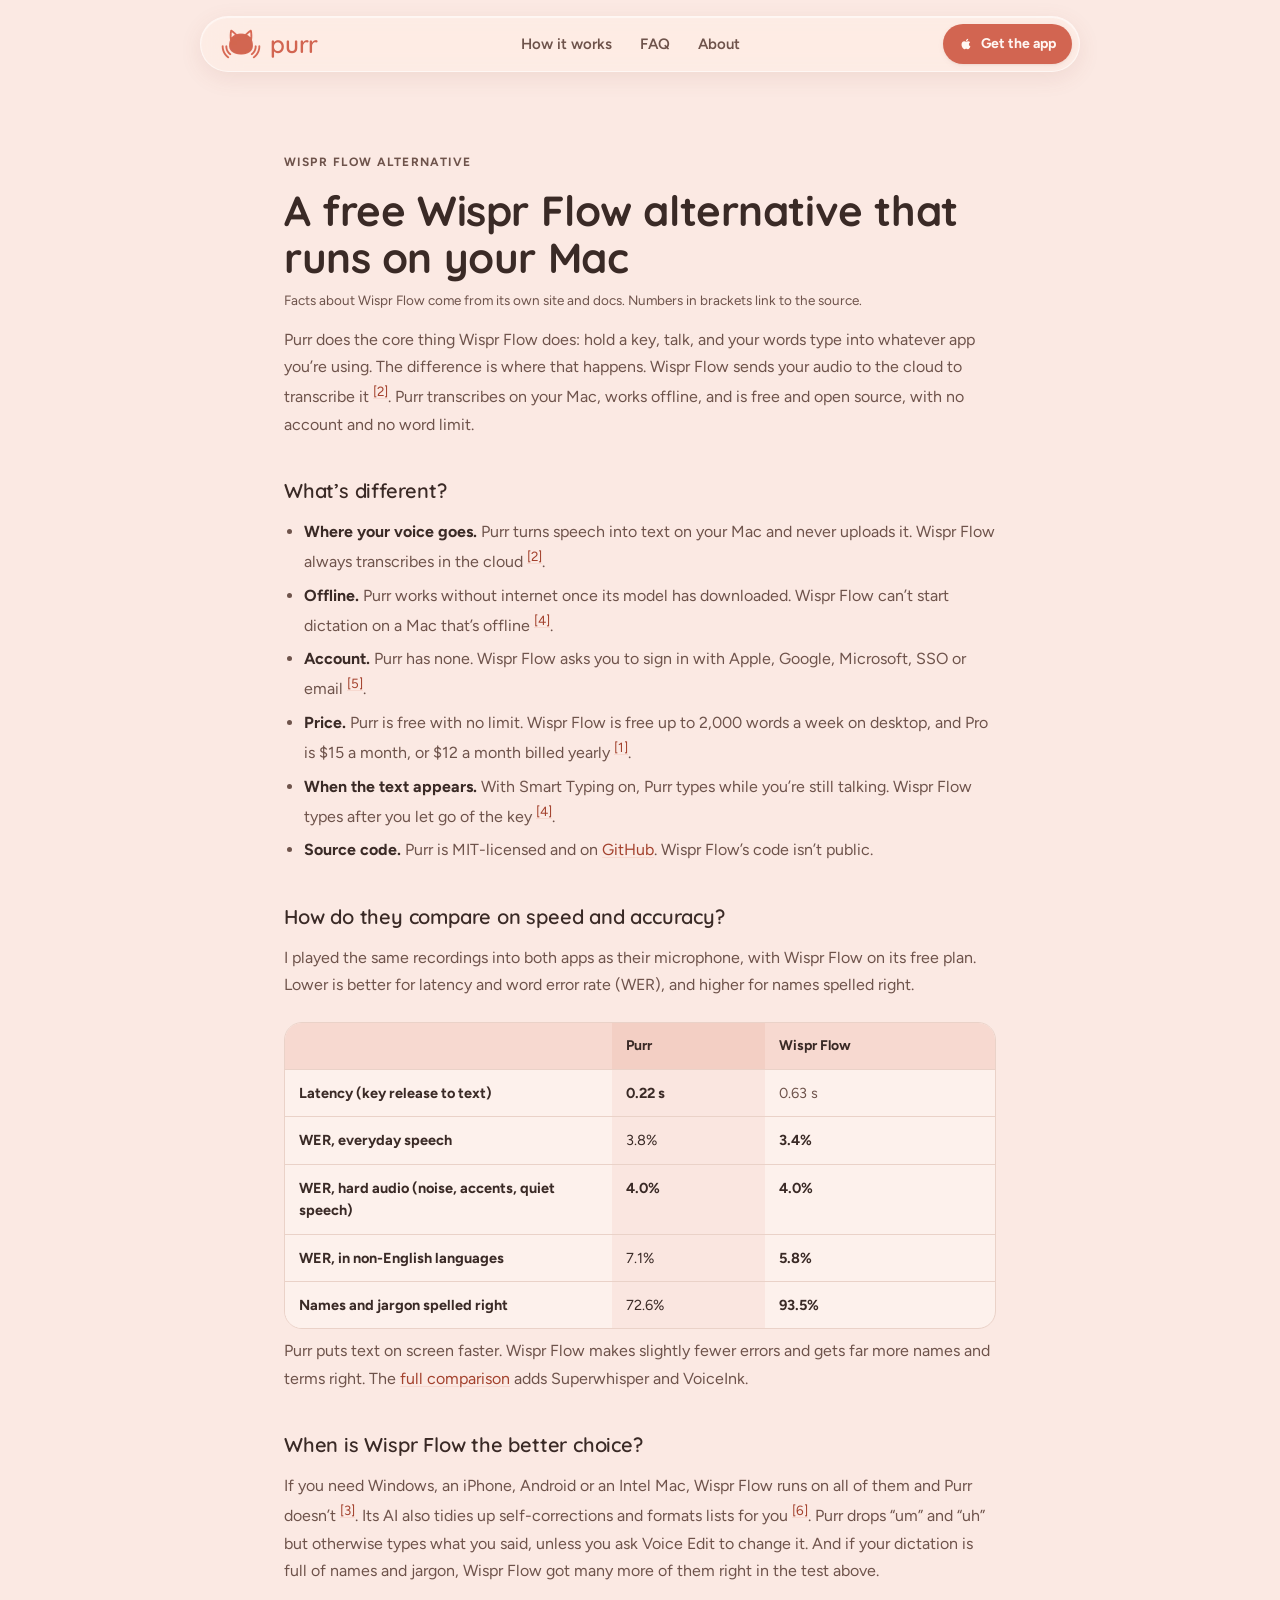
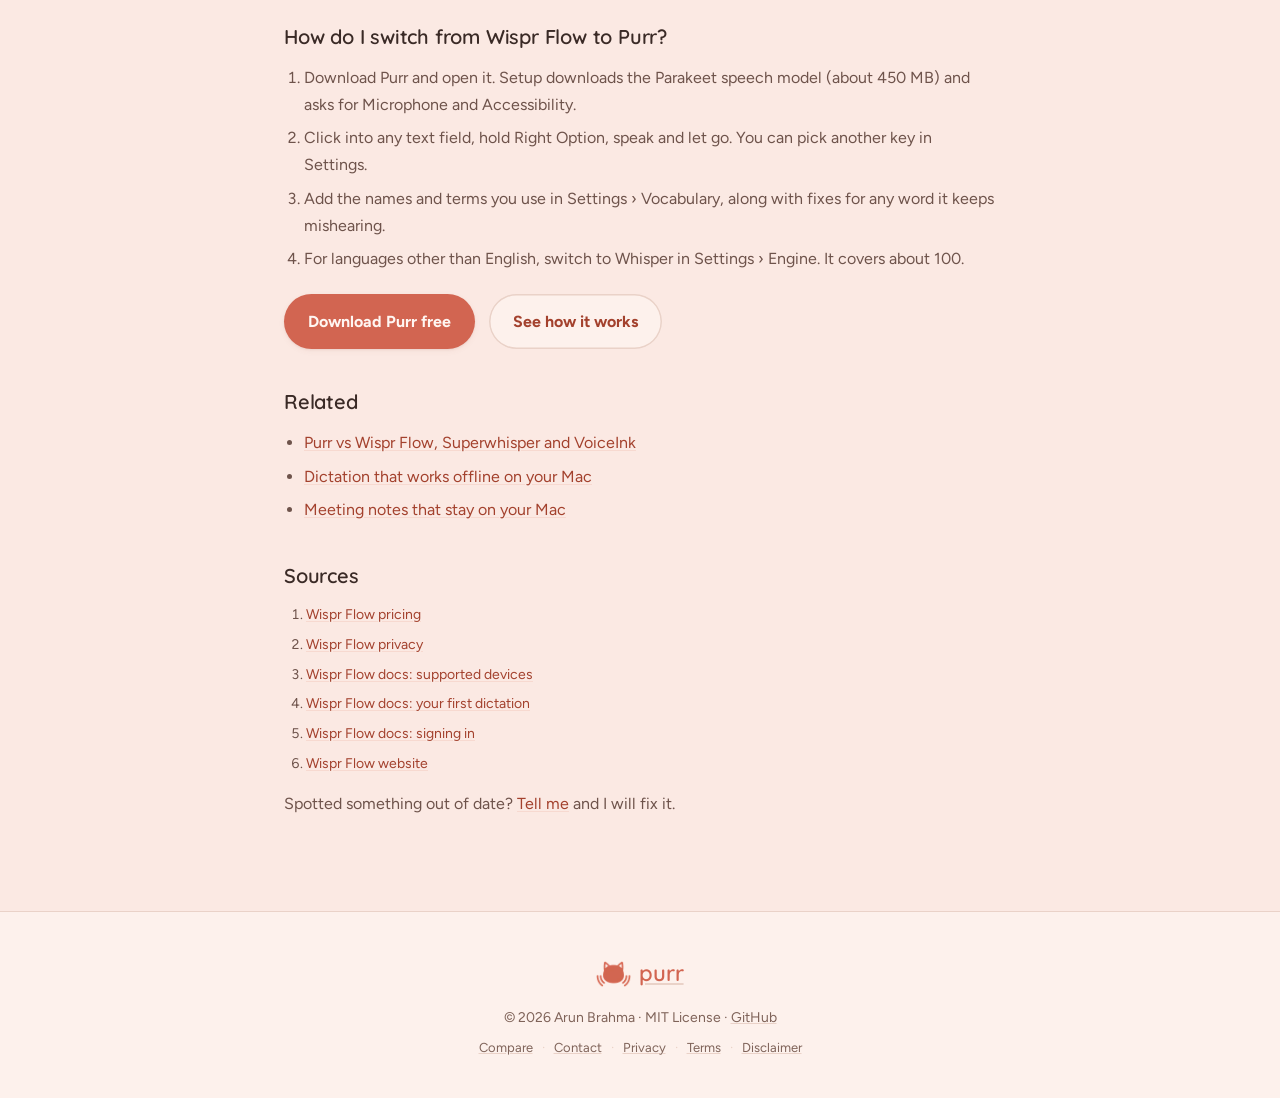
<file: wispr-flow-alternative.html>
<!doctype html>
<html lang="en">
<head>
  <meta charset="utf-8">
  <meta name="viewport" content="width=device-width, initial-scale=1, viewport-fit=cover">
  <meta name="theme-color" content="#FBE9E3">
  <meta name="description" content="Looking for a Wispr Flow alternative that works offline? Purr is free and open source, transcribes on your Mac, and needs no account. Here is how the two differ.">

  <title>A free Wispr Flow alternative for Mac - Purr</title>

  <link rel="icon" type="image/png" sizes="64x64" href="/assets/purr-icon-64.png">
  <link rel="apple-touch-icon" href="/assets/purr-icon-256.png">
  <link rel="stylesheet" href="/styles.css">
  <link rel="canonical" href="https://purr.arunbrahma.com/wispr-flow-alternative">
  <meta property="og:site_name" content="Purr">
  <meta property="og:title" content="A free Wispr Flow alternative for Mac">
  <meta property="og:description" content="Purr is free and open source, transcribes on your Mac, works offline and needs no account. Here is how it differs from Wispr Flow.">
  <meta property="og:type" content="article">
  <meta property="og:url" content="https://purr.arunbrahma.com/wispr-flow-alternative">
  <meta property="og:image" content="https://purr.arunbrahma.com/assets/og-card-v2.png">
  <meta name="twitter:card" content="summary_large_image">
  <meta name="twitter:image" content="https://purr.arunbrahma.com/assets/og-card-v2.png">
</head>
<body>

  <header class="nav-wrap">
    <nav class="nav-pill" aria-label="Primary">
      <a class="nav-brand" href="/">
        <img src="/assets/purr-glyph-80.webp" width="40" height="30" alt="" aria-hidden="true">
        <span>purr</span>
      </a>
      <ul class="nav-links">
        <li><a href="/#how">How it works</a></li>
        <li><a href="/#faq">FAQ</a></li>
        <li><a href="/#about">About</a></li>
      </ul>
      <a class="btn btn-primary nav-cta" href="https://github.com/iamarunbrahma/purr/releases/latest/download/Purr.dmg" data-track="download_clicked">
        <svg width="14" height="14" viewBox="0 0 24 24" fill="currentColor" aria-hidden="true">
          <path d="M17.05 20.28c-.98.95-2.05.8-3.08.35-1.09-.46-2.09-.48-3.24 0-1.44.62-2.2.44-3.06-.35C2.79 15.25 3.51 7.59 9.05 7.31c1.35.07 2.29.74 3.08.8 1.18-.24 2.31-.93 3.57-.84 1.51.12 2.65.72 3.4 1.8-3.12 1.87-2.38 5.98.48 7.13-.57 1.5-1.31 2.99-2.54 4.09l.01-.01zM12 7.25c-.15-2.23 1.66-4.07 3.74-4.25.29 2.58-2.34 4.5-3.74 4.25z"/>
        </svg>
        Get the app
      </a>
    </nav>
  </header>

  <main class="legal">
    <article class="container container-narrow">
      <p class="section-eyebrow">Wispr Flow alternative</p>
      <h1>A free Wispr Flow alternative that runs on your Mac</h1>
      <p class="legal-meta">Facts about Wispr Flow come from its own site and docs. Numbers in brackets link to the source.</p>

      <p>Purr does the core thing Wispr Flow does: hold a key, talk, and your words type into
      whatever app you&rsquo;re using. The difference is where that happens. Wispr Flow sends
      your audio to the cloud to transcribe it <sup><a href="#w2">[2]</a></sup>. Purr
      transcribes on your Mac, works offline, and is free and open source, with no account
      and no word limit.</p>

      <h2>What&rsquo;s different?</h2>
      <ul>
        <li><strong>Where your voice goes.</strong> Purr turns speech into text on your Mac
        and never uploads it. Wispr Flow always transcribes in the cloud <sup><a href="#w2">[2]</a></sup>.</li>
        <li><strong>Offline.</strong> Purr works without internet once its model has
        downloaded. Wispr Flow can&rsquo;t start dictation on a Mac that&rsquo;s offline <sup><a href="#w4">[4]</a></sup>.</li>
        <li><strong>Account.</strong> Purr has none. Wispr Flow asks you to sign in with
        Apple, Google, Microsoft, SSO or email <sup><a href="#w5">[5]</a></sup>.</li>
        <li><strong>Price.</strong> Purr is free with no limit. Wispr Flow is free up to
        2,000 words a week on desktop, and Pro is $15 a month, or $12 a month billed yearly <sup><a href="#w1">[1]</a></sup>.</li>
        <li><strong>When the text appears.</strong> With Smart Typing on, Purr types while
        you&rsquo;re still talking. Wispr Flow types after you let go of the key <sup><a href="#w4">[4]</a></sup>.</li>
        <li><strong>Source code.</strong> Purr is MIT-licensed and on
        <a href="https://github.com/iamarunbrahma/purr" target="_blank" rel="noopener">GitHub</a>.
        Wispr Flow&rsquo;s code isn&rsquo;t public.</li>
      </ul>

      <h2>How do they compare on speed and accuracy?</h2>
      <p>I played the same recordings into both apps as their microphone, with Wispr Flow
      on its free plan. Lower is better for latency and word error rate (WER), and higher
      for names spelled right.</p>

      <div class="compare-scroll">
        <table class="compare compare-two">
          <thead>
            <tr>
              <th scope="col"></th>
              <th scope="col" class="us">Purr</th>
              <th scope="col">Wispr Flow</th>
            </tr>
          </thead>
          <tbody>
            <tr>
              <th scope="row">Latency (key release to text)</th>
              <td class="us"><strong>0.22 s</strong></td>
              <td>0.63 s</td>
            </tr>
            <tr>
              <th scope="row">WER, everyday speech</th>
              <td class="us">3.8%</td>
              <td><strong>3.4%</strong></td>
            </tr>
            <tr>
              <th scope="row">WER, hard audio (noise, accents, quiet speech)</th>
              <td class="us"><strong>4.0%</strong></td>
              <td><strong>4.0%</strong></td>
            </tr>
            <tr>
              <th scope="row">WER, in non-English languages</th>
              <td class="us">7.1%</td>
              <td><strong>5.8%</strong></td>
            </tr>
            <tr>
              <th scope="row">Names and jargon spelled right</th>
              <td class="us">72.6%</td>
              <td><strong>93.5%</strong></td>
            </tr>
          </tbody>
        </table>
      </div>
      <p>Purr puts text on screen faster. Wispr Flow makes slightly fewer errors and gets
      far more names and terms right. The <a href="/compare">full comparison</a> adds
      Superwhisper and VoiceInk.</p>

      <h2>When is Wispr Flow the better choice?</h2>
      <p>If you need Windows, an iPhone, Android or an Intel Mac, Wispr Flow runs on all of
      them and Purr doesn&rsquo;t <sup><a href="#w3">[3]</a></sup>. Its AI also tidies up
      self-corrections and formats lists for you <sup><a href="#w6">[6]</a></sup>. Purr
      drops &ldquo;um&rdquo; and &ldquo;uh&rdquo; but otherwise types what you said, unless
      you ask Voice Edit to change it. And if your dictation is full of names and jargon,
      Wispr Flow got many more of them right in the test above.</p>

      <h2>How do I switch from Wispr Flow to Purr?</h2>
      <ol>
        <li>Download Purr and open it. Setup downloads the Parakeet speech model (about
        450&nbsp;MB) and asks for Microphone and Accessibility.</li>
        <li>Click into any text field, hold Right Option, speak and let go. You can pick
        another key in Settings.</li>
        <li>Add the names and terms you use in Settings &rsaquo; Vocabulary, along with fixes
        for any word it keeps mishearing.</li>
        <li>For languages other than English, switch to Whisper in Settings &rsaquo; Engine.
        It covers about 100.</li>
      </ol>
      <div class="hero-ctas compare-ctas">
        <a class="btn btn-primary btn-lg" href="https://github.com/iamarunbrahma/purr/releases/latest/download/Purr.dmg" data-track="download_clicked">Download Purr free</a>
        <a class="btn btn-ghost btn-lg" href="/#how">See how it works</a>
      </div>

      <h2>Related</h2>
      <ul>
        <li><a href="/compare">Purr vs Wispr Flow, Superwhisper and VoiceInk</a></li>
        <li><a href="/offline-dictation-mac">Dictation that works offline on your Mac</a></li>
        <li><a href="/meeting-notes-mac">Meeting notes that stay on your Mac</a></li>
      </ul>

      <h2>Sources</h2>
      <ol class="sources">
        <li id="w1"><a href="https://wisprflow.ai/pricing" target="_blank" rel="noopener">Wispr Flow pricing</a></li>
        <li id="w2"><a href="https://wisprflow.ai/privacy" target="_blank" rel="noopener">Wispr Flow privacy</a></li>
        <li id="w3"><a href="https://docs.wisprflow.ai/articles/1036674442-supported-devices-and-system-requirements" target="_blank" rel="noopener">Wispr Flow docs: supported devices</a></li>
        <li id="w4"><a href="https://docs.wisprflow.ai/articles/6409258247-starting-your-first-dictation" target="_blank" rel="noopener">Wispr Flow docs: your first dictation</a></li>
        <li id="w5"><a href="https://docs.wisprflow.ai/articles/1753832329-login-issues-with-wispr-flow" target="_blank" rel="noopener">Wispr Flow docs: signing in</a></li>
        <li id="w6"><a href="https://wisprflow.ai" target="_blank" rel="noopener">Wispr Flow website</a></li>
      </ol>
      <p>Spotted something out of date? <a href="/contact">Tell me</a> and I will fix it.</p>
    </article>
  </main>

  <footer class="footer">
    <div class="container">
      <a class="footer-brand" href="/">
        <img src="/assets/purr-glyph-80.webp" width="35" height="26" alt="" aria-hidden="true">
        <span>purr</span>
      </a>
      <p class="footer-line">
        © <span id="year"></span> Arun Brahma · MIT License ·
        <a href="https://github.com/iamarunbrahma/purr" target="_blank" rel="noopener">GitHub</a>
      </p>
      <p class="footer-legal">
        <a href="/compare">Compare</a>
        <span aria-hidden="true">·</span>
        <a href="/contact">Contact</a>
        <span aria-hidden="true">·</span>
        <a href="/privacy">Privacy</a>
        <span aria-hidden="true">·</span>
        <a href="/terms">Terms</a>
        <span aria-hidden="true">·</span>
        <a href="/disclaimer">Disclaimer</a>
      </p>
    </div>
  </footer>

  <script src="/script.js" defer></script>

  <!-- Cloudflare Web Analytics — privacy-first, cookieless, no consent banner needed.
       Token for purr.arunbrahma.com. Manage at dash.cloudflare.com → Web Analytics. -->
  <script defer src='https://static.cloudflareinsights.com/beacon.min.js' data-cf-beacon='{"token": "df377985526f415dbb581a27ecad3ad7"}'></script>
  <script defer src="/analytics.js" data-site="purr"></script>
</body>
</html>
</file>
<file: styles.css>
/* -----------------------------------------------------------------
   Purr site - single-file stylesheet.
   "Blush Terracotta" brand layer: warm cream background, warm
   brown-black text (never pure black), one clay-coral accent that
   ties to the app icon, soft claymorphic shadows and squircles.
   Self-hosted Quicksand (display/wordmark) + Figtree (body).
   No framework, no build.
   ----------------------------------------------------------------- */

/* ----- Brand webfonts (self-hosted, variable weight) ----- */
@font-face {
  font-family: "Quicksand";
  src: url("assets/fonts/Quicksand_wght_.woff2") format("woff2"),
       url("assets/fonts/Quicksand_wght_.ttf") format("truetype");
  font-weight: 300 700;
  font-style: normal;
  font-display: swap;
}
@font-face {
  font-family: "Figtree";
  src: url("assets/fonts/Figtree_wght_.woff2") format("woff2"),
       url("assets/fonts/Figtree_wght_.ttf") format("truetype");
  font-weight: 300 900;
  font-style: normal;
  font-display: swap;
}

:root {
  --bg: #FBE9E3;          /* cream page background          */
  --bg-alt: #FDF1EC;      /* ivory raised surface / card    */
  --ink: #3A2A26;         /* warm text - never pure black   */
  --ink-soft: #6E534B;    /* secondary text                 */
  --ink-faint: #7F6359;   /* tertiary / captions            */
  --line: #EAD2C8;        /* warm divider                   */
  --line-soft: #F1DDD5;   /* faintest divider               */
  --accent: #D26551;      /* clay-coral - matches the icon  */
  --accent-hover: #C2563F;
  --accent-press: #B14B36;
  --accent-soft: #F7D9D0; /* faint coral wash               */
  --accent-ink: #A3412D;  /* coral for small text           */
  --on-accent: #FFF6F2;   /* text on clay-coral / gradient  */

  --gradient: linear-gradient(135deg, #F3A99A 0%, #E8826E 100%);

  /* claymorphic shadows - soft, warm brown tint, no hard black */
  --shadow-sm: 0 1px 2px rgba(150, 80, 64, 0.10), 0 2px 6px rgba(150, 80, 64, 0.06);
  --shadow-md: 0 4px 12px rgba(150, 80, 64, 0.12), 0 12px 28px rgba(150, 80, 64, 0.10);
  --shadow-lg: 0 12px 30px rgba(150, 80, 64, 0.16), 0 30px 60px rgba(150, 80, 64, 0.12);

  --radius-pill: 999px;
  --radius-card: 24px;
  --max-w: 1120px;

  --font: "Figtree", ui-rounded, -apple-system, BlinkMacSystemFont, "Segoe UI", system-ui, sans-serif;
  --font-display: "Quicksand", ui-rounded, "Hiragino Maru Gothic ProN", system-ui, sans-serif;
}

* { box-sizing: border-box; }

html { scroll-behavior: smooth; }

body {
  margin: 0;
  background: var(--bg);
  color: var(--ink);
  font-family: var(--font);
  font-size: 17px;
  line-height: 1.6;
  -webkit-font-smoothing: antialiased;
  -moz-osx-font-smoothing: grayscale;
  text-rendering: optimizeLegibility;
}

a { color: inherit; text-decoration: none; }
a:hover { text-decoration: underline; }
img { max-width: 100%; height: auto; display: block; }
code {
  font-family: ui-monospace, "SF Mono", "JetBrains Mono", Menlo, Monaco, monospace;
  font-size: 0.9em;
  background: var(--accent-soft);
  color: var(--ink);
  padding: 2px 6px;
  border-radius: 6px;
}

.container {
  max-width: var(--max-w);
  margin: 0 auto;
  padding: 0 24px;
}
.container-narrow { max-width: 760px; }
.center { text-align: center; }

/* -----------------------------------------------------------------
   Pill navigation - sticky at top
   ----------------------------------------------------------------- */
.nav-wrap {
  position: sticky;
  top: 16px;
  z-index: 100;
  display: flex;
  justify-content: center;
  padding: 0 16px;
  pointer-events: none;
}

.nav-pill {
  pointer-events: auto;
  display: flex;
  align-items: center;
  gap: 28px;
  padding: 7px 7px 7px 20px;
  background: rgba(253, 241, 236, 0.45);
  -webkit-backdrop-filter: saturate(150%) blur(18px);
  backdrop-filter: saturate(150%) blur(18px);
  border-radius: var(--radius-pill);
  box-shadow: inset 0 1px 1px rgba(255, 255, 255, 0.6),
              0 6px 22px rgba(150, 80, 64, 0.10);
  border: 1px solid rgba(255, 255, 255, 0.55);
  max-width: 880px;
  width: 100%;
  justify-content: space-between;
}

.nav-brand {
  display: flex;
  align-items: center;
  gap: 9px;
  font-family: var(--font-display);
  font-weight: 600;
  font-size: 24px;
  letter-spacing: -0.01em;
  text-transform: lowercase;
  color: var(--accent);
}
.nav-brand:hover { text-decoration: none; }
.nav-brand img { width: 40px; height: 30px; }

.nav-links {
  list-style: none;
  margin: 0;
  padding: 0;
  display: flex;
  gap: 28px;
  font-size: 15px;
  font-weight: 600;
  color: var(--ink-soft);
}
.nav-links a:hover { color: var(--accent-ink); text-decoration: none; }

.nav-cta { font-size: 14px; padding: 9px 16px; gap: 6px; }

/* -----------------------------------------------------------------
   Buttons - clay-coral primary, ivory ghost
   ----------------------------------------------------------------- */
.btn {
  display: inline-flex;
  align-items: center;
  gap: 8px;
  font-family: inherit;
  font-weight: 700;
  border-radius: var(--radius-pill);
  cursor: pointer;
  transition: transform 0.12s ease, background 0.16s ease, color 0.16s ease, box-shadow 0.16s ease;
  border: none;
  white-space: nowrap;
}
.btn:hover { text-decoration: none; }
.btn:active { transform: translateY(1px) scale(0.99); }

.btn-primary {
  background: var(--accent);
  color: var(--on-accent);
  box-shadow: var(--shadow-sm);
}
.btn-primary:hover { background: var(--accent-hover); box-shadow: var(--shadow-md); }
.btn-primary:active { background: var(--accent-press); }

.btn-ghost {
  background: var(--bg-alt);
  color: var(--accent-ink);
  box-shadow: inset 0 0 0 1.5px var(--line);
}
.btn-ghost:hover { background: #fff; box-shadow: inset 0 0 0 1.5px var(--accent); }

.btn-lg { padding: 14px 24px; font-size: 16px; }

/* -----------------------------------------------------------------
   Hero
   ----------------------------------------------------------------- */
.hero {
  position: relative;
  padding: 104px 0 80px;
  text-align: center;
  overflow: hidden;
}

.hero-title {
  font-family: var(--font-display);
  font-size: clamp(40px, 6.4vw, 74px);
  line-height: 1.04;
  letter-spacing: -0.015em;
  font-weight: 700;
  margin: 0 auto 36px;
  max-width: 900px;
}
.hero-title .accent { display: block; color: var(--accent); text-wrap: balance; }

.hero-ctas {
  display: flex;
  gap: 14px;
  justify-content: center;
  flex-wrap: wrap;
  margin-bottom: 64px;
}

@media (prefers-reduced-motion: reduce) {
  html { scroll-behavior: auto; }
}

/* -----------------------------------------------------------------
   Generic section
   ----------------------------------------------------------------- */
.section {
  padding: 92px 0;
  border-top: 1px solid var(--line-soft);
}
.section-alt { background: var(--bg-alt); }

.section-eyebrow {
  text-transform: uppercase;
  letter-spacing: 0.12em;
  font-size: 12px;
  font-weight: 700;
  color: var(--accent-ink);
  margin: 0 0 14px;
}

.section-title {
  font-family: var(--font-display);
  font-size: clamp(30px, 3.6vw, 44px);
  letter-spacing: -0.01em;
  line-height: 1.12;
  font-weight: 700;
  margin: 0 0 14px;
  max-width: 720px;
}
.center .section-title { margin-left: auto; margin-right: auto; }

.section-sub {
  font-size: 18px;
  color: var(--ink-soft);
  max-width: 600px;
  margin: 0 0 56px;
}
.center .section-sub { margin-left: auto; margin-right: auto; }

/* -----------------------------------------------------------------
   How it works - 3 steps
   ----------------------------------------------------------------- */
.steps {
  display: grid;
  grid-template-columns: repeat(3, 1fr);
  gap: 22px;
  margin-bottom: 72px;
}

.step {
  background: var(--bg-alt);
  border: 1px solid var(--line-soft);
  border-radius: var(--radius-card);
  padding: 32px;
  box-shadow: var(--shadow-md);
  transition: transform 0.2s ease, box-shadow 0.2s ease;
}
.step:hover { transform: translateY(-3px); box-shadow: var(--shadow-lg); }

.step-num {
  display: inline-grid;
  place-items: center;
  width: 48px;
  height: 48px;
  border-radius: 50%;
  background: var(--gradient);
  color: var(--on-accent);
  font-family: var(--font-display);
  font-weight: 700;
  font-size: 19px;
  box-shadow: var(--shadow-sm);
  margin-bottom: 18px;
}

.step h3 {
  margin: 0 0 8px;
  font-family: var(--font-display);
  font-size: 21px;
  font-weight: 600;
  letter-spacing: -0.01em;
}
.step p { margin: 0; color: var(--ink-soft); font-size: 15.5px; }
.step-num svg { display: block; }
#features .steps { margin-bottom: 0; }

/* -----------------------------------------------------------------
   Live demo (hero).
   Pure CSS + a small scene engine in script.js. The HUD pill mirrors
   the app: dark pill, mic / wand icon, five-bar waveform.
   ----------------------------------------------------------------- */
.demo { max-width: 720px; margin: 0 auto; }

.demo-stage {
  position: relative;
  display: flex;
  justify-content: center;
  margin-bottom: 30px;
}
/* A soft coral glow behind the window. */
.demo-stage::before {
  content: "";
  position: absolute;
  inset: -50px -40px;
  background: radial-gradient(closest-side, rgba(243, 169, 154, 0.45), transparent);
  pointer-events: none;
}

.demo-window {
  position: relative;
  width: 100%;
  max-width: 620px;
  text-align: left;
  background: var(--bg-alt);
  border: 1px solid var(--line-soft);
  border-radius: var(--radius-card);
  box-shadow: var(--shadow-lg);
  overflow: hidden;
}

.demo-bar {
  display: flex;
  align-items: center;
  gap: 8px;
  padding: 13px 18px;
  border-bottom: 1px solid var(--line-soft);
  background: rgba(150, 80, 64, 0.04);
}
.demo-dot { width: 11px; height: 11px; border-radius: 50%; }
.demo-dot.r { background: #E8826E; }
.demo-dot.y { background: #E6B566; }
.demo-dot.g { background: #8FB98A; }
.demo-app {
  margin-left: 6px;
  font-family: var(--font-display);
  font-weight: 600;
  font-size: 14px;
  color: var(--ink-faint);
}

.demo-doc { min-height: 168px; padding: 24px 26px 60px; }
.demo-text {
  margin: 0;
  font-size: 19px;
  line-height: 1.6;
  color: var(--ink);
  white-space: pre-wrap;
  min-height: 1.6em;
}
.demo-text::after {
  content: "";
  display: inline-block;
  width: 2px;
  height: 1.05em;
  margin-left: 1px;
  vertical-align: text-bottom;
  background: var(--accent);
  animation: demoCaret 1.05s steps(1) infinite;
}
@keyframes demoCaret { 0%, 50% { opacity: 1; } 50.01%, 100% { opacity: 0; } }

.demo-text .sel {
  background: var(--accent-soft);
  border-radius: 4px;
  box-shadow: 0 0 0 2px var(--accent-soft);
}
.demo-text .swap { color: var(--accent); font-weight: 600; }

/* spoken-phrase bubble */
.demo-said {
  position: absolute;
  left: 50%;
  bottom: 74px;
  transform: translate(-50%, 6px);
  max-width: 78%;
  padding: 7px 14px;
  background: var(--accent);
  color: var(--on-accent);
  font-size: 13.5px;
  font-weight: 600;
  text-align: center;
  border-radius: var(--radius-pill);
  box-shadow: var(--shadow-md);
  opacity: 0;
  pointer-events: none;
  transition: opacity 0.18s ease, transform 0.18s ease;
}
.demo-said.on { opacity: 1; transform: translate(-50%, 0); }
.demo-said::after {
  content: "";
  position: absolute;
  left: 50%;
  bottom: -4px;
  width: 9px;
  height: 9px;
  background: var(--accent);
  transform: translateX(-50%) rotate(45deg);
  border-radius: 2px;
}

/* HUD pill - mirrors the app's floating recorder */
.demo-hud {
  position: absolute;
  left: 50%;
  bottom: 16px;
  transform: translate(-50%, 8px);
  display: flex;
  align-items: center;
  gap: 9px;
  padding: 9px 16px;
  background: rgba(28, 18, 15, 0.88);
  border-radius: 14px;
  box-shadow: 0 8px 22px rgba(60, 30, 22, 0.32);
  opacity: 0;
  pointer-events: none;
  transition: opacity 0.2s ease, transform 0.2s ease;
}
.demo-hud.on { opacity: 1; transform: translate(-50%, 0); }
.demo-hud-ic { display: inline-flex; color: #fff; }
.demo-hud-ic svg { display: block; }
.demo-hud-lbl {
  font-size: 13px;
  font-weight: 500;
  color: #fff;
  font-variant-numeric: tabular-nums;
  letter-spacing: 0.01em;
}
/* Smart-typing live preview: reserve a fixed width and head-truncate, so the
   pill mirrors the in-progress sentence without resizing per word. */
.demo-hud.preview .demo-hud-lbl {
  width: 188px;
  text-align: left;
  white-space: nowrap;
  overflow: hidden;
}
.demo-hud-lbl.dim { opacity: 0.78; }

.demo-wave { display: none; align-items: center; gap: 3px; height: 22px; }
.demo-hud.live .demo-wave { display: inline-flex; }
.demo-wave i {
  width: 3.5px;
  height: 6px;
  border-radius: 2px;
  background: #fff;
  transform-origin: center;
}
.demo-wave i:nth-child(1) { height: 10px; animation-delay: 0s; }
.demo-wave i:nth-child(2) { height: 15px; animation-delay: 0.12s; }
.demo-wave i:nth-child(3) { height: 22px; animation-delay: 0.06s; }
.demo-wave i:nth-child(4) { height: 15px; animation-delay: 0.18s; }
.demo-wave i:nth-child(5) { height: 10px; animation-delay: 0.09s; }
.demo-hud.live .demo-wave i { animation: demoWave 0.62s ease-in-out infinite; }
@keyframes demoWave {
  0%, 100% { transform: scaleY(0.35); }
  50% { transform: scaleY(1); }
}

/* transcribing spinner (mirrors the app's progress indicator) */
.demo-spin {
  display: inline-block;
  width: 14px;
  height: 14px;
  border: 2px solid rgba(255, 255, 255, 0.35);
  border-top-color: #fff;
  border-radius: 50%;
  animation: demoSpin 0.7s linear infinite;
}
@keyframes demoSpin { to { transform: rotate(360deg); } }

/* meeting mode: speaker labels in the transcript + the recording placeholder */
.demo-text .demo-spk { color: var(--accent); font-weight: 700; }
.demo-text.nocaret::after { display: none; }
.demo-rec { display: inline-flex; align-items: center; gap: 9px; color: var(--ink-faint); }
.demo-recdot {
  width: 9px;
  height: 9px;
  border-radius: 50%;
  background: #E8826E;
  animation: demoPulse 1.1s ease-in-out infinite;
}
@keyframes demoPulse { 0%, 100% { opacity: 1; } 50% { opacity: 0.3; } }

/* caption */
.demo-cap {
  display: flex;
  align-items: center;
  gap: 14px;
  justify-content: center;
  margin-bottom: 16px;
}
.demo-key kbd {
  display: inline-block;
  font-family: var(--font);
  font-weight: 700;
  font-size: 15px;
  color: var(--ink-soft);
  background: var(--bg-alt);
  border: 1px solid var(--line);
  border-bottom-width: 2px;
  border-radius: 8px;
  padding: 6px 11px;
  box-shadow: var(--shadow-sm);
  white-space: nowrap;
  transition: transform 0.1s ease, background 0.1s ease, color 0.1s ease, box-shadow 0.1s ease;
}
.demo-key.down kbd {
  transform: translateY(1px);
  background: var(--accent);
  color: var(--on-accent);
  border-color: var(--accent-press);
  box-shadow: inset 0 1px 2px rgba(0, 0, 0, 0.15);
}
.demo-cap-txt { margin: 0; font-size: 15.5px; color: var(--ink-soft); text-align: left; }
.demo-cap-txt strong {
  display: block;
  font-family: var(--font-display);
  font-size: 16.5px;
  font-weight: 700;
  color: var(--ink);
}

@media (prefers-reduced-motion: reduce) {
  .demo-text::after { animation: none; }
  .demo-hud.live .demo-wave i { animation: none; }
  .demo-spin { animation: none; }
  .demo-recdot { animation: none; }
}

@media (max-width: 600px) {
  .demo-text { font-size: 17px; }
  .demo-doc { padding: 20px 20px 56px; }
  .demo-cap { flex-direction: column; gap: 10px; }
  .demo-cap-txt { text-align: center; }
  .demo-hud.preview .demo-hud-lbl { width: 140px; }
}

/* -----------------------------------------------------------------
   Video demo: a poster that becomes the YouTube player on click
   (script.js).
   ----------------------------------------------------------------- */
#how { padding-bottom: 72px; }
#how .steps { margin-bottom: 44px; }

.video { max-width: 820px; margin: 0 auto; text-align: center; }

.video-frame {
  position: relative;
  aspect-ratio: 16 / 9;
  border-radius: var(--radius-card);
  overflow: hidden;
  background: #17110f;
  /* A thin cream frame, so the dark video sits on the page. */
  box-shadow: 0 0 0 8px var(--bg-alt), 0 0 0 9px var(--line), var(--shadow-lg);
}
.video-frame img,
.video-frame iframe {
  display: block;
  width: 100%;
  height: 100%;
  border: 0;
  object-fit: cover;
}

.video-poster { display: block; width: 100%; height: 100%; }

.video-play {
  position: absolute;
  top: 50%;
  left: 50%;
  display: grid;
  place-items: center;
  width: 72px;
  height: 72px;
  border-radius: 50%;
  background: rgba(255, 255, 255, 0.92);
  -webkit-backdrop-filter: blur(8px);
  backdrop-filter: blur(8px);
  color: var(--accent);
  box-shadow: 0 0 0 8px rgba(255, 255, 255, 0.18), 0 12px 32px rgba(0, 0, 0, 0.3);
  transform: translate(-50%, -50%);
  transition: transform 0.2s ease, box-shadow 0.2s ease;
}
.video-poster:hover .video-play,
.video-poster:focus-visible .video-play {
  transform: translate(-50%, -50%) scale(1.06);
  box-shadow: 0 0 0 10px rgba(255, 255, 255, 0.24), 0 14px 36px rgba(0, 0, 0, 0.34);
}
.video-poster:focus-visible { outline: 3px solid var(--accent); outline-offset: -3px; }

.video-cap {
  margin: 18px auto 0;
  max-width: 560px;
  font-size: 15.5px;
  color: var(--ink-soft);
}

@media (prefers-reduced-motion: reduce) {
  .video-play { transition: none; }
}

@media (max-width: 600px) {
  .video-frame { box-shadow: 0 0 0 6px var(--bg-alt), 0 0 0 7px var(--line), var(--shadow-lg); }
  .video-play { width: 60px; height: 60px; }
  .video-play svg { width: 32px; height: 32px; }
}

/* -----------------------------------------------------------------
   FAQ accordion (native <details>)
   ----------------------------------------------------------------- */
.faq { display: grid; gap: 12px; }

.faq details {
  background: var(--bg-alt);
  border: 1px solid var(--line-soft);
  border-radius: 16px;
  padding: 4px 22px;
  transition: box-shadow 0.18s ease, border-color 0.18s ease;
}
.faq details[open] {
  box-shadow: var(--shadow-md);
  border-color: var(--line);
}

.faq summary {
  cursor: pointer;
  list-style: none;
  padding: 18px 0;
  font-size: 16.5px;
  font-weight: 600;
  display: flex;
  align-items: center;
  justify-content: space-between;
  gap: 16px;
}
.faq summary::-webkit-details-marker { display: none; }
.faq summary::after {
  content: "";
  flex-shrink: 0;
  width: 12px;
  height: 12px;
  border-right: 2px solid var(--accent);
  border-bottom: 2px solid var(--accent);
  transform: rotate(45deg);
  transition: transform 0.2s ease;
  margin-right: 4px;
}
.faq details[open] summary::after { transform: rotate(-135deg); }

.faq details > p {
  margin: 0 0 18px;
  color: var(--ink-soft);
  font-size: 15.5px;
  max-width: 64ch;
}

/* -----------------------------------------------------------------
   About section - personal story + QR download card
   ----------------------------------------------------------------- */
.section-about { background: var(--bg); }

.about-prose {
  margin: 0 0 56px;
  font-size: 17.5px;
  line-height: 1.7;
  color: var(--ink);
}
.about-prose p {
  margin: 0 0 18px;
}
.about-prose p:last-of-type { margin-bottom: 0; }
.about-sign {
  margin-top: 28px !important;
  font-style: italic;
  color: var(--ink-soft);
}

.qr-card {
  display: grid;
  grid-template-columns: auto 1fr;
  gap: 36px;
  align-items: center;
  background: var(--bg-alt);
  border: 1px solid var(--line-soft);
  border-radius: 32px;
  padding: 32px;
  box-shadow: var(--shadow-lg);
}

.qr-card-art {
  background: var(--accent-soft);
  border-radius: 16px;
  padding: 16px;
  display: grid;
  place-items: center;
}
.qr-card-art img {
  width: 200px;
  height: 200px;
  display: block;
}

.qr-eyebrow {
  text-transform: uppercase;
  letter-spacing: 0.12em;
  font-size: 12px;
  font-weight: 700;
  color: var(--accent-ink);
  margin: 0 0 10px;
}

.qr-card-body h3 {
  font-family: var(--font-display);
  font-size: 23px;
  font-weight: 600;
  letter-spacing: -0.01em;
  line-height: 1.25;
  margin: 0 0 10px;
}

.qr-sub {
  margin: 0 0 20px;
  color: var(--ink-soft);
  font-size: 15.5px;
}

.qr-card-ctas {
  display: flex;
  gap: 10px;
  flex-wrap: wrap;
  margin-bottom: 16px;
}
.qr-card-ctas .btn { padding: 11px 18px; font-size: 14.5px; }

/* Single-CTA download button: a touch larger, to read as the only
   thing the user is meant to click. */
.btn-download {
  padding: 13px 26px !important;
  font-size: 15px !important;
  gap: 9px;
}

.qr-fineprint {
  margin: 0;
  font-size: 12.5px;
  color: var(--ink-faint);
  line-height: 1.5;
}
.qr-fineprint code {
  font-size: 0.85em;
}

/* -----------------------------------------------------------------
   Legal pages (privacy, terms, disclaimer)
   ----------------------------------------------------------------- */
.legal {
  padding: 96px 0 80px;
}
.legal article {
  font-size: 16px;
  line-height: 1.7;
  color: var(--ink);
}
.legal h1 {
  font-family: var(--font-display);
  font-size: clamp(28px, 3.4vw, 42px);
  letter-spacing: -0.01em;
  line-height: 1.12;
  font-weight: 700;
  margin: 0 0 8px;
}
.legal h2 {
  font-family: var(--font-display);
  font-size: 20px;
  font-weight: 600;
  letter-spacing: -0.01em;
  margin: 36px 0 10px;
  color: var(--ink);
}
.legal-meta {
  margin: 0 0 32px;
  font-size: 13.5px;
  color: var(--ink-faint);
}
.legal p, .legal ul, .legal ol {
  margin: 0 0 14px;
  color: var(--ink-soft);
}
.legal ul, .legal ol {
  padding-left: 20px;
}
.legal li {
  margin-bottom: 6px;
}
.legal strong { color: var(--ink); font-weight: 700; }
.legal a {
  color: var(--accent-ink);
  text-decoration: underline;
  text-decoration-color: var(--accent-soft);
  text-underline-offset: 2px;
}
.legal a:hover { text-decoration-color: var(--accent); }

/* -----------------------------------------------------------------
   Compare, contact and error pages
   ----------------------------------------------------------------- */
.compare-wrap { max-width: 1080px; }
.compare-scroll { overflow-x: auto; margin: 24px 0 8px; border: 1px solid var(--line); border-radius: 18px; background: var(--bg-alt); }
.compare { width: 100%; min-width: 760px; border-collapse: collapse; font-size: 14.5px; line-height: 1.55; }
.compare th, .compare td { padding: 12px 14px; text-align: left; vertical-align: top; border-bottom: 1px solid var(--line); color: var(--ink-soft); }
.compare thead th { color: var(--ink); font-size: 14px; background: var(--accent-soft); }
.compare tbody th { color: var(--ink); font-weight: 700; width: 17%; }
.compare tbody tr:last-child th, .compare tbody tr:last-child td { border-bottom: 0; }
.compare .us { background: rgba(210, 101, 81, 0.08); color: var(--ink); }
.compare thead .us { background: #F3CFC4; }
/* The feature names stay in view while the table scrolls sideways on a phone. */
.compare tbody th, .compare thead th:first-child { position: sticky; left: 0; z-index: 1; background: var(--bg-alt); }
.compare thead th:first-child { background: var(--accent-soft); }
.legal .compare a { text-decoration: none; }
.compare sup { font-size: 11px; }
/* Two apps fit a phone without scrolling sideways. */
.compare-two { min-width: 0; }
.compare-two tbody th { width: 46%; }
.legal .scroll-hint { display: none; font-size: 14px; margin: 18px 0 -12px; }
@media (max-width: 820px) { .legal .scroll-hint { display: block; } }
.legal .sources { font-size: 14px; padding-left: 22px; }
.legal .sources li { word-break: break-word; }
.compare-ctas { justify-content: flex-start; margin: 22px 0 8px; }
/* Buttons inside legal-style pages keep their own colors, not the link style. */
.legal a.btn { text-decoration: none; }
.legal a.btn-primary { color: var(--on-accent); }

.contact-form { display: grid; grid-template-columns: minmax(0, 1fr); gap: 14px; margin: 22px 0 18px; }
.contact-form label { display: grid; gap: 6px; font-weight: 700; color: var(--ink); font-size: 15px; }
.contact-form input, .contact-form textarea {
  width: 100%; padding: 12px 14px; border-radius: 14px; border: 1px solid var(--line);
  background: var(--bg-alt); color: var(--ink); font: inherit; font-size: 16px; font-weight: 400;
}
.contact-form textarea { min-height: 160px; resize: vertical; }
.contact-form input:focus, .contact-form textarea:focus { outline: none; border-color: var(--accent); box-shadow: 0 0 0 3px var(--accent-soft); }
.contact-form button { justify-self: start; }
.contact-form .optional { color: var(--ink-faint); font-weight: 400; }
.contact-form .hp { position: absolute; left: -10000px; width: 1px; height: 1px; overflow: hidden; }
.legal .contact-msg { min-height: 24px; margin: 0; font-size: 15px; }
.legal .contact-msg.ok { color: var(--accent-press); font-weight: 700; }
.legal .contact-msg.err { color: #A3341F; }

body:has(.error-page) { display: flex; flex-direction: column; min-height: 100vh; }
.error-page { flex: 1; display: flex; align-items: center; text-align: center; }
.error-page .hero-ctas { margin-top: 26px; }

/* -----------------------------------------------------------------
   Footer
   ----------------------------------------------------------------- */
.footer {
  border-top: 1px solid var(--line);
  background: var(--bg-alt);
  padding: 44px 0 40px;
  text-align: center;
  font-size: 14px;
  color: var(--ink-faint);
}
.footer-brand {
  display: inline-flex;
  align-items: center;
  gap: 8px;
  margin: 0 0 16px;
  font-family: var(--font-display);
  font-weight: 600;
  font-size: 22px;
  letter-spacing: -0.01em;
  text-transform: lowercase;
  color: var(--accent);
}
.footer-brand:hover { text-decoration: none; }
.footer-brand img { width: 35px; height: 26px; }
.footer a { text-decoration: underline; text-decoration-color: var(--line); }
.footer a:hover { color: var(--accent-ink); text-decoration-color: var(--accent); }
.footer-line { margin: 0 0 8px; }
.footer-legal {
  margin: 0;
  font-size: 13px;
}
.footer-legal a { margin: 0 4px; }
.footer-legal span { color: var(--line); margin: 0 2px; }

/* -----------------------------------------------------------------
   Responsive
   ----------------------------------------------------------------- */
@media (max-width: 880px) {
  .nav-pill { gap: 14px; padding: 8px 8px 8px 16px; }
  .nav-links { gap: 18px; font-size: 14px; }
  .steps { grid-template-columns: 1fr; }
  .section { padding: 72px 0; }
  .hero { padding: 96px 0 60px; }
}

@media (max-width: 720px) {
  .qr-card {
    grid-template-columns: 1fr;
    text-align: center;
    padding: 28px 22px;
    gap: 22px;
  }
  .qr-card-art { justify-self: center; padding: 14px; }
  .qr-card-art img { width: 180px; height: 180px; }
  .qr-card-ctas { justify-content: center; }
}

@media (max-width: 600px) {
  .nav-links { display: none; } /* keep nav slim on phones; CTA stays */
  .nav-pill { padding: 6px 6px 6px 14px; }
  .nav-brand { font-size: 21px; }
  .nav-cta { padding: 8px 14px; }
  .hero-ctas { flex-direction: column; align-items: stretch; padding: 0 12px; }
  .qr-card-ctas .btn { width: 100%; justify-content: center; }
  .btn-lg { justify-content: center; }
}
</file>
